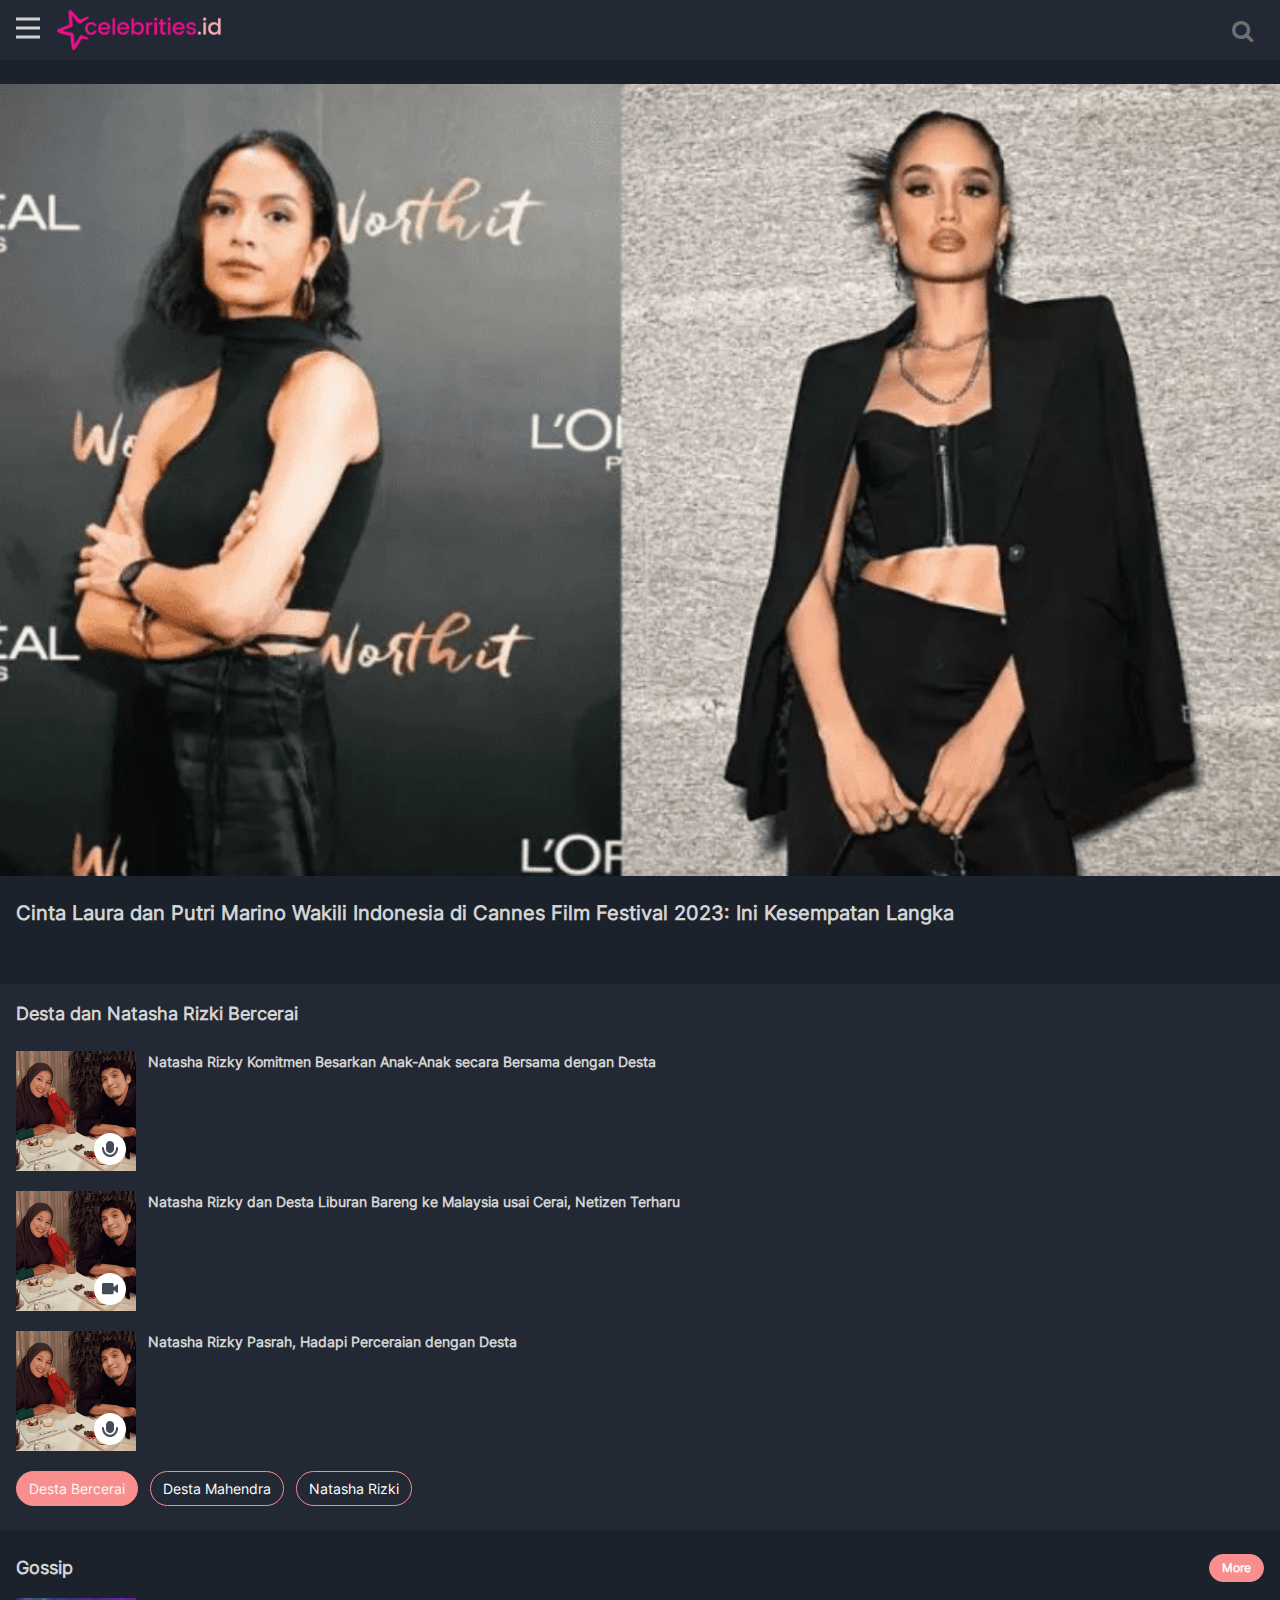
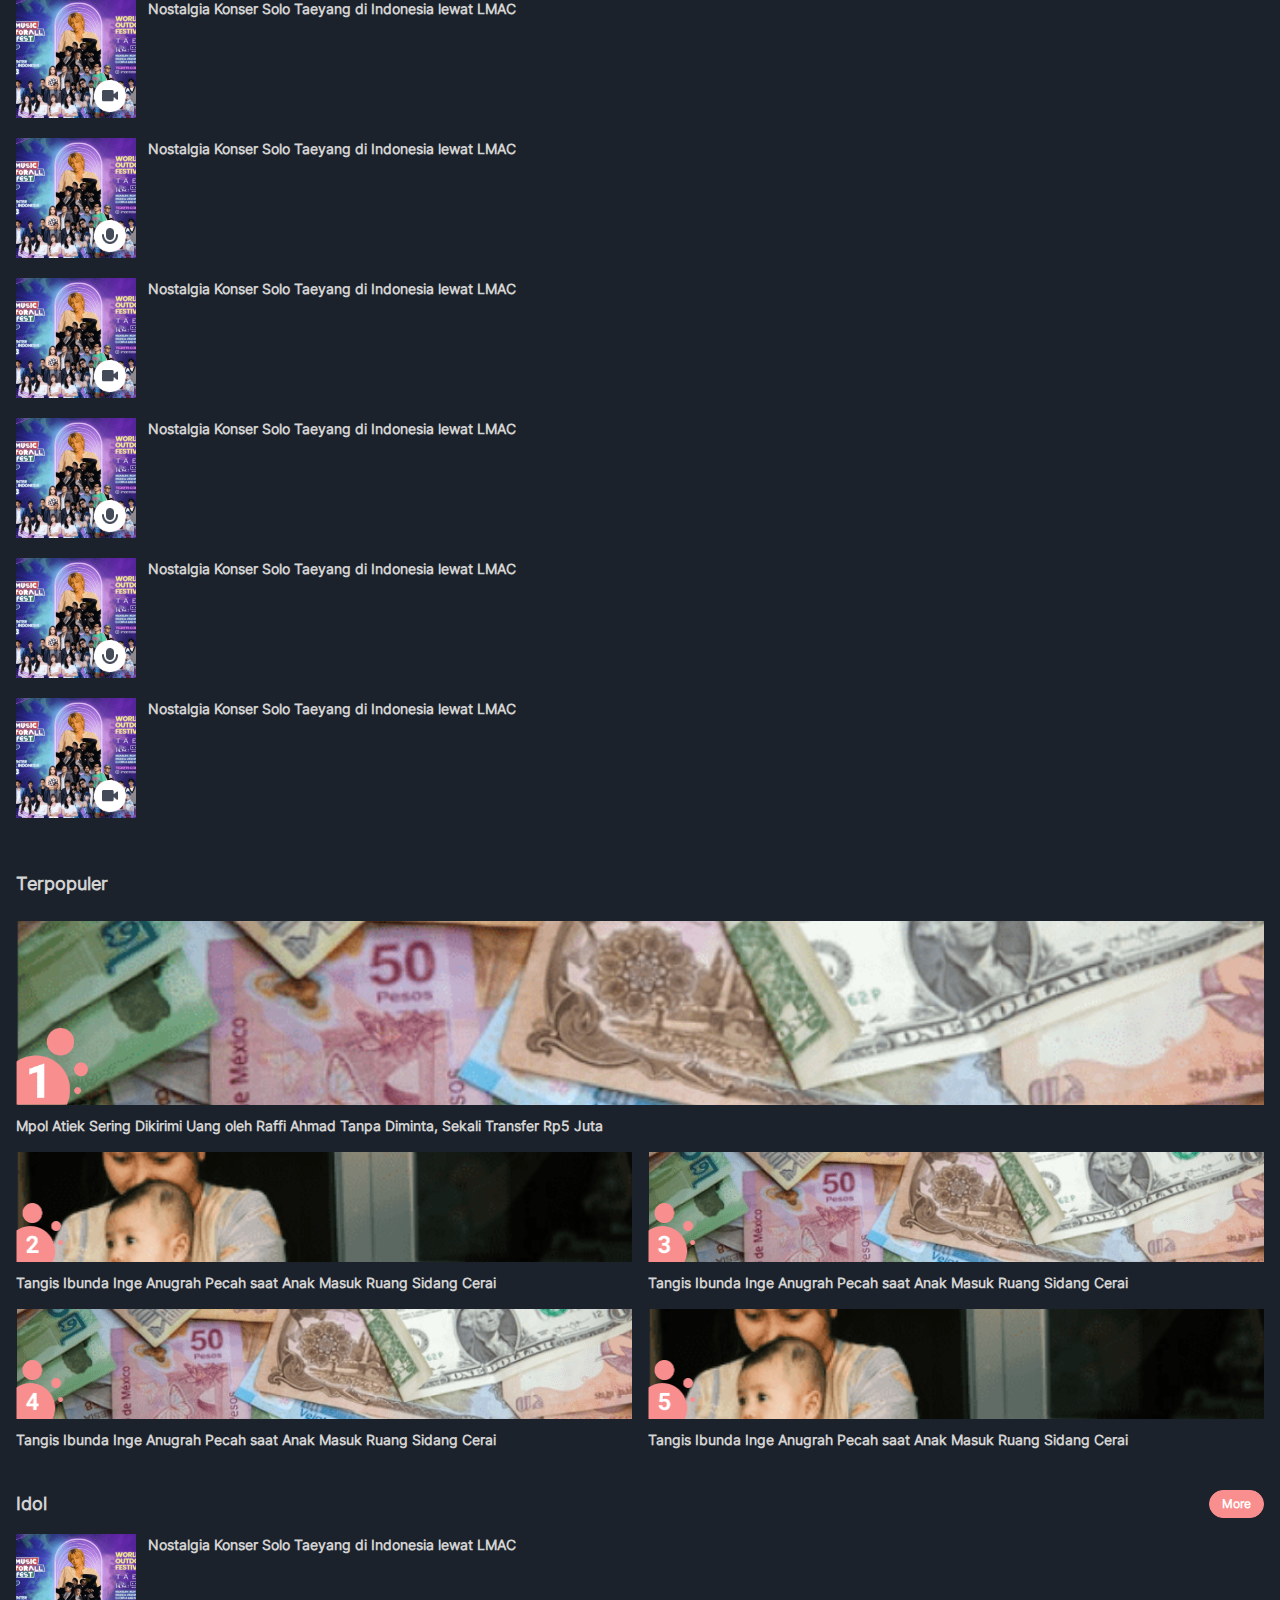
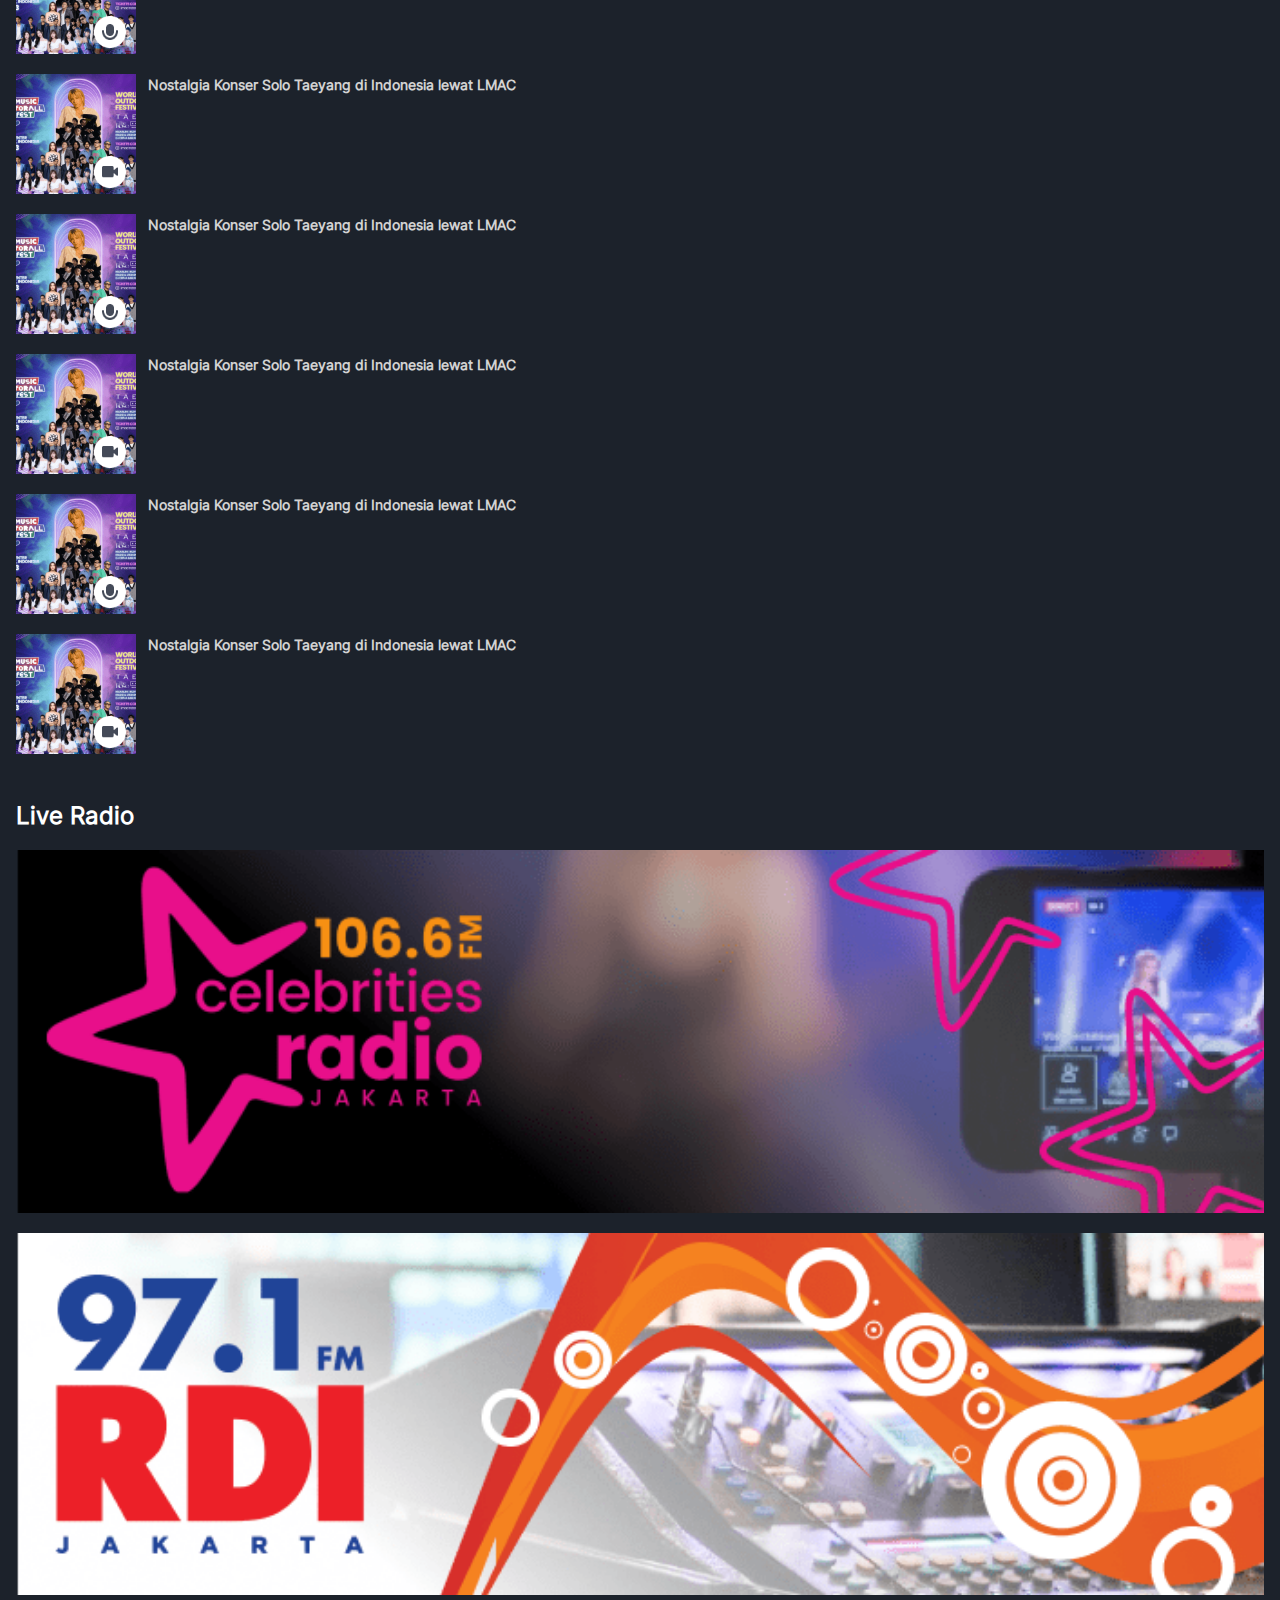
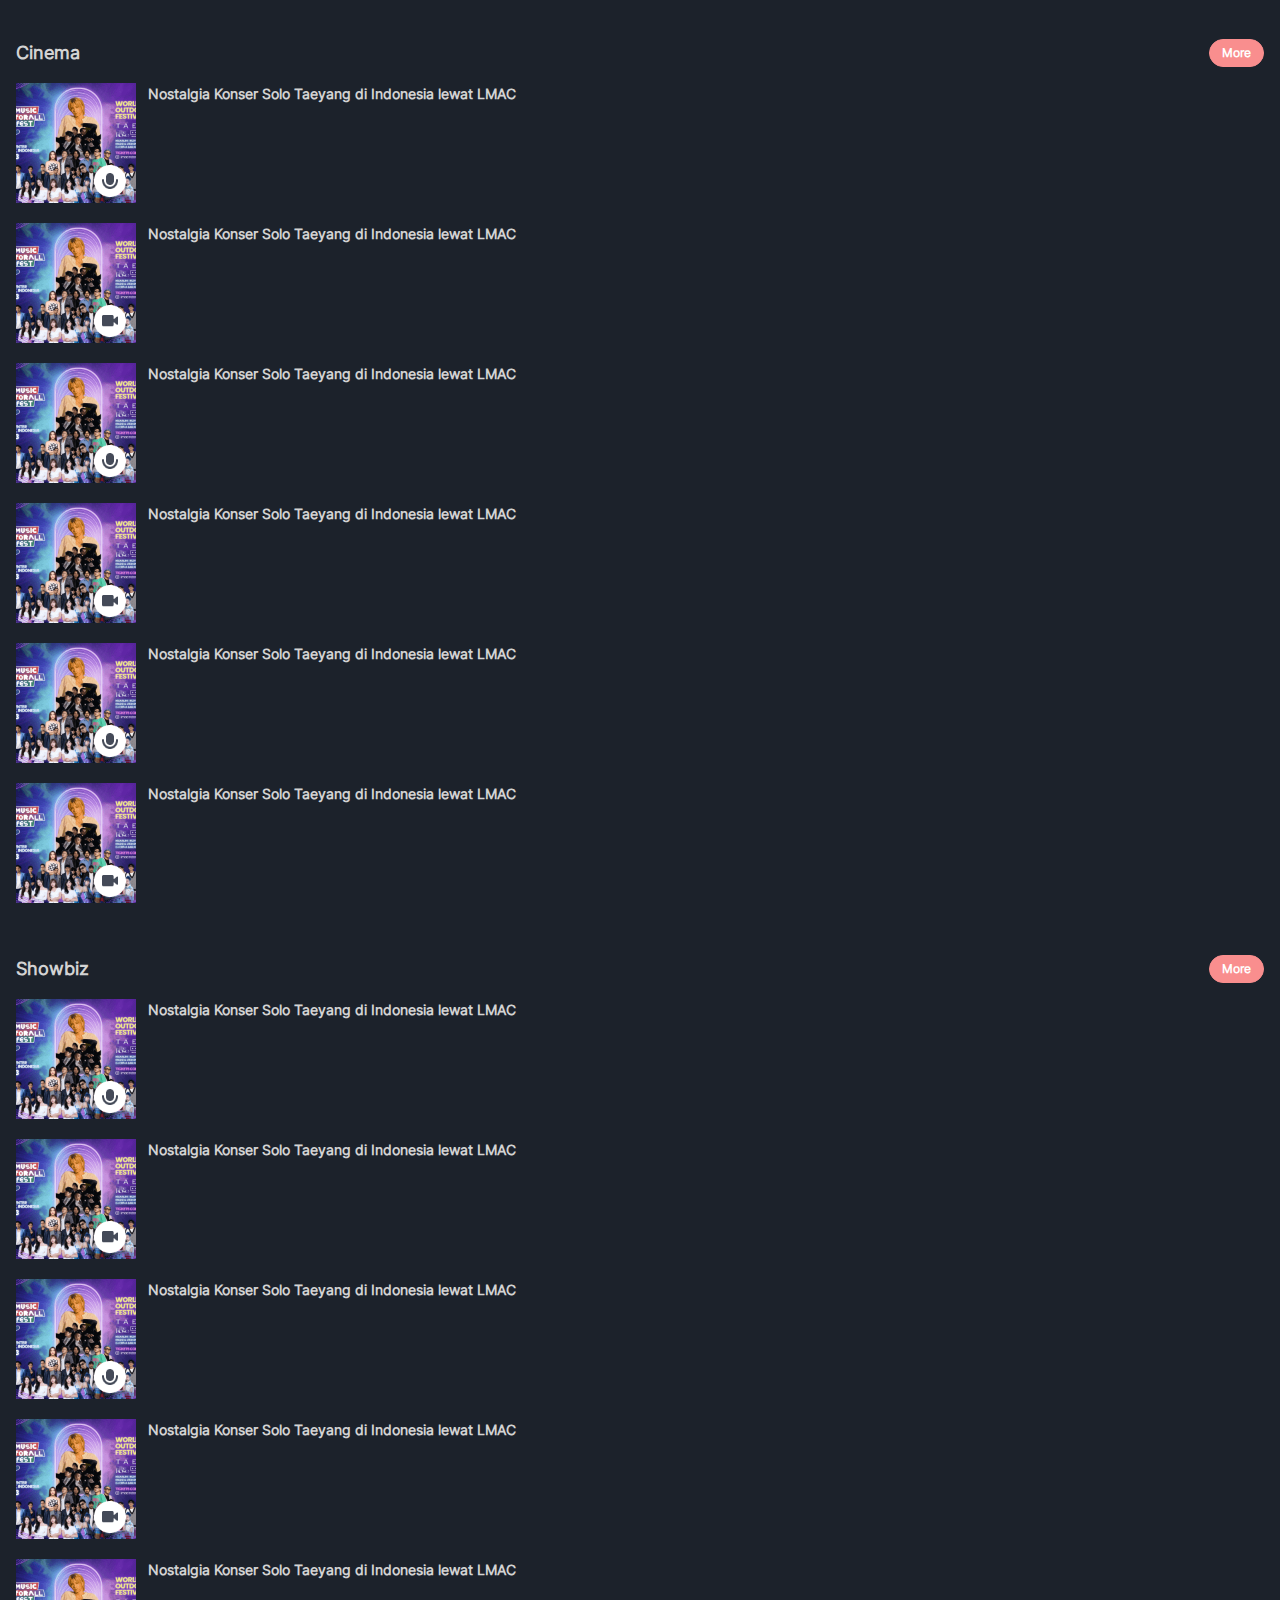
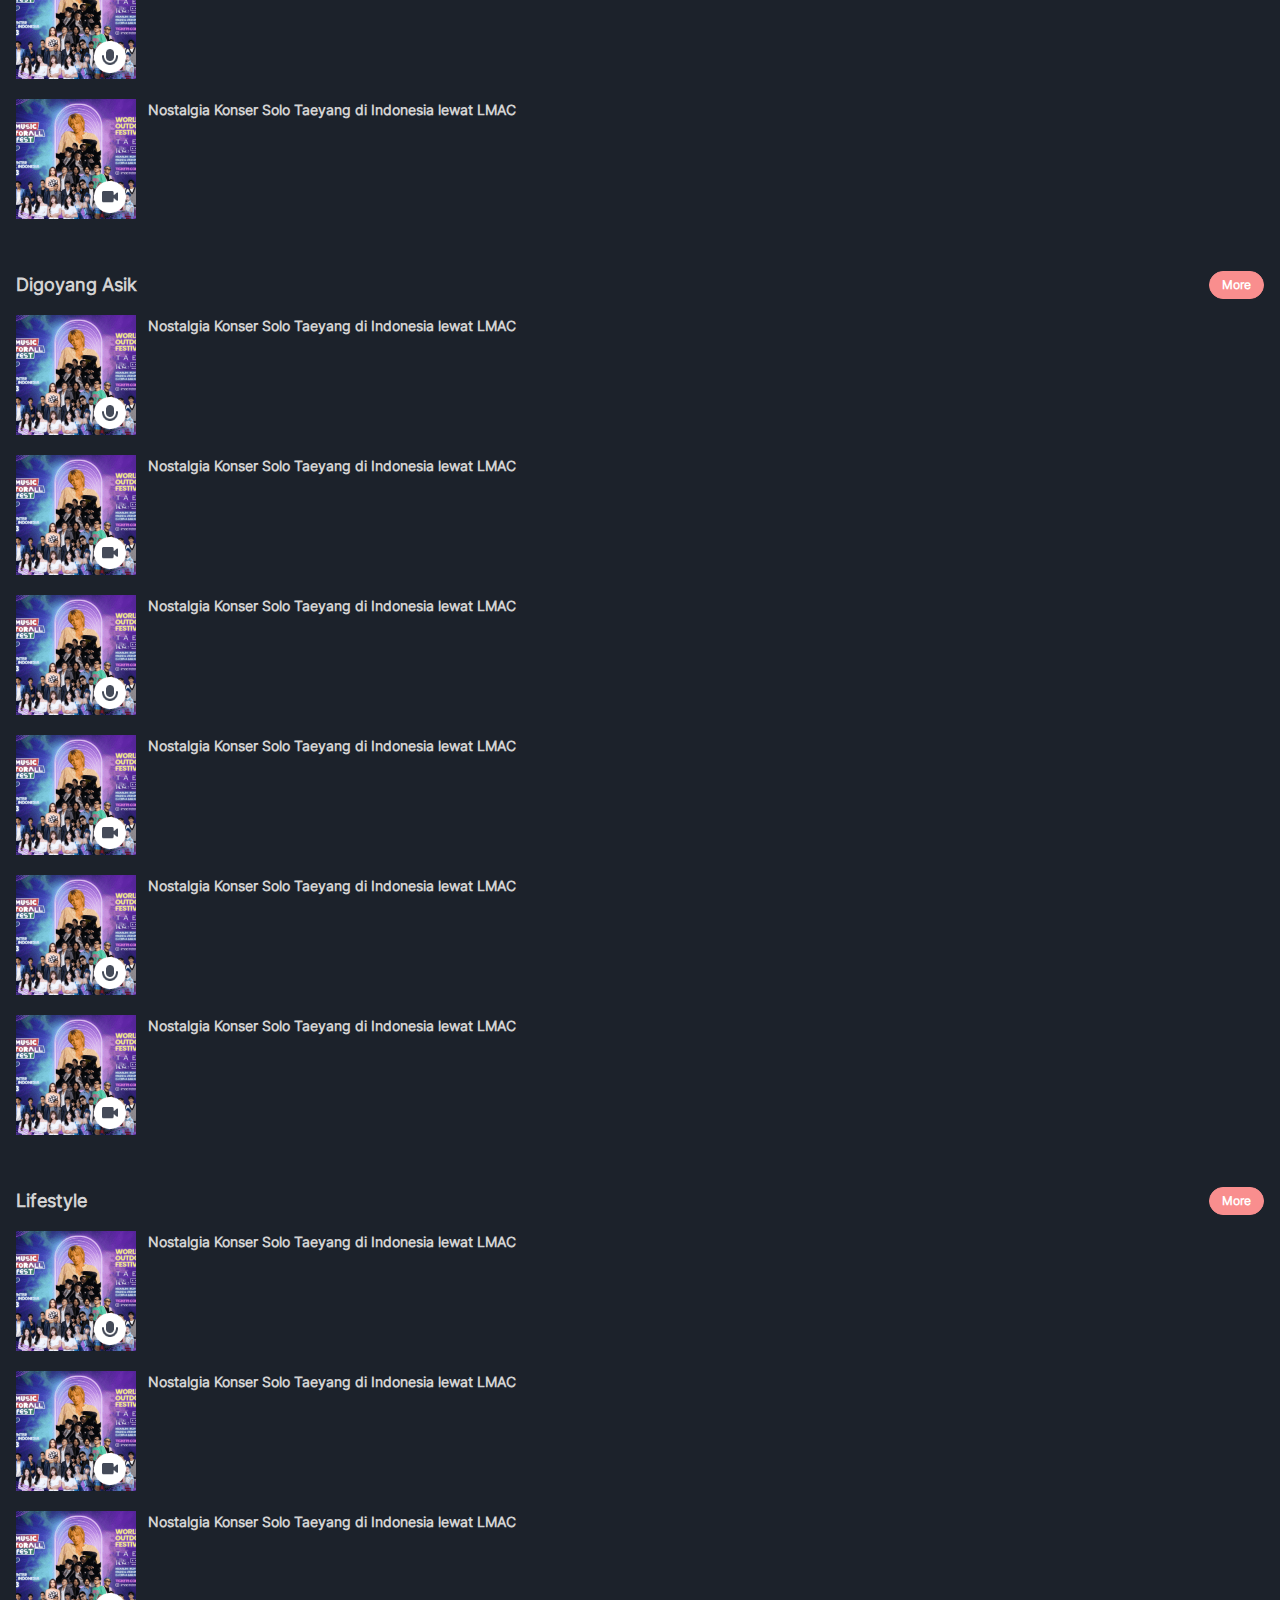
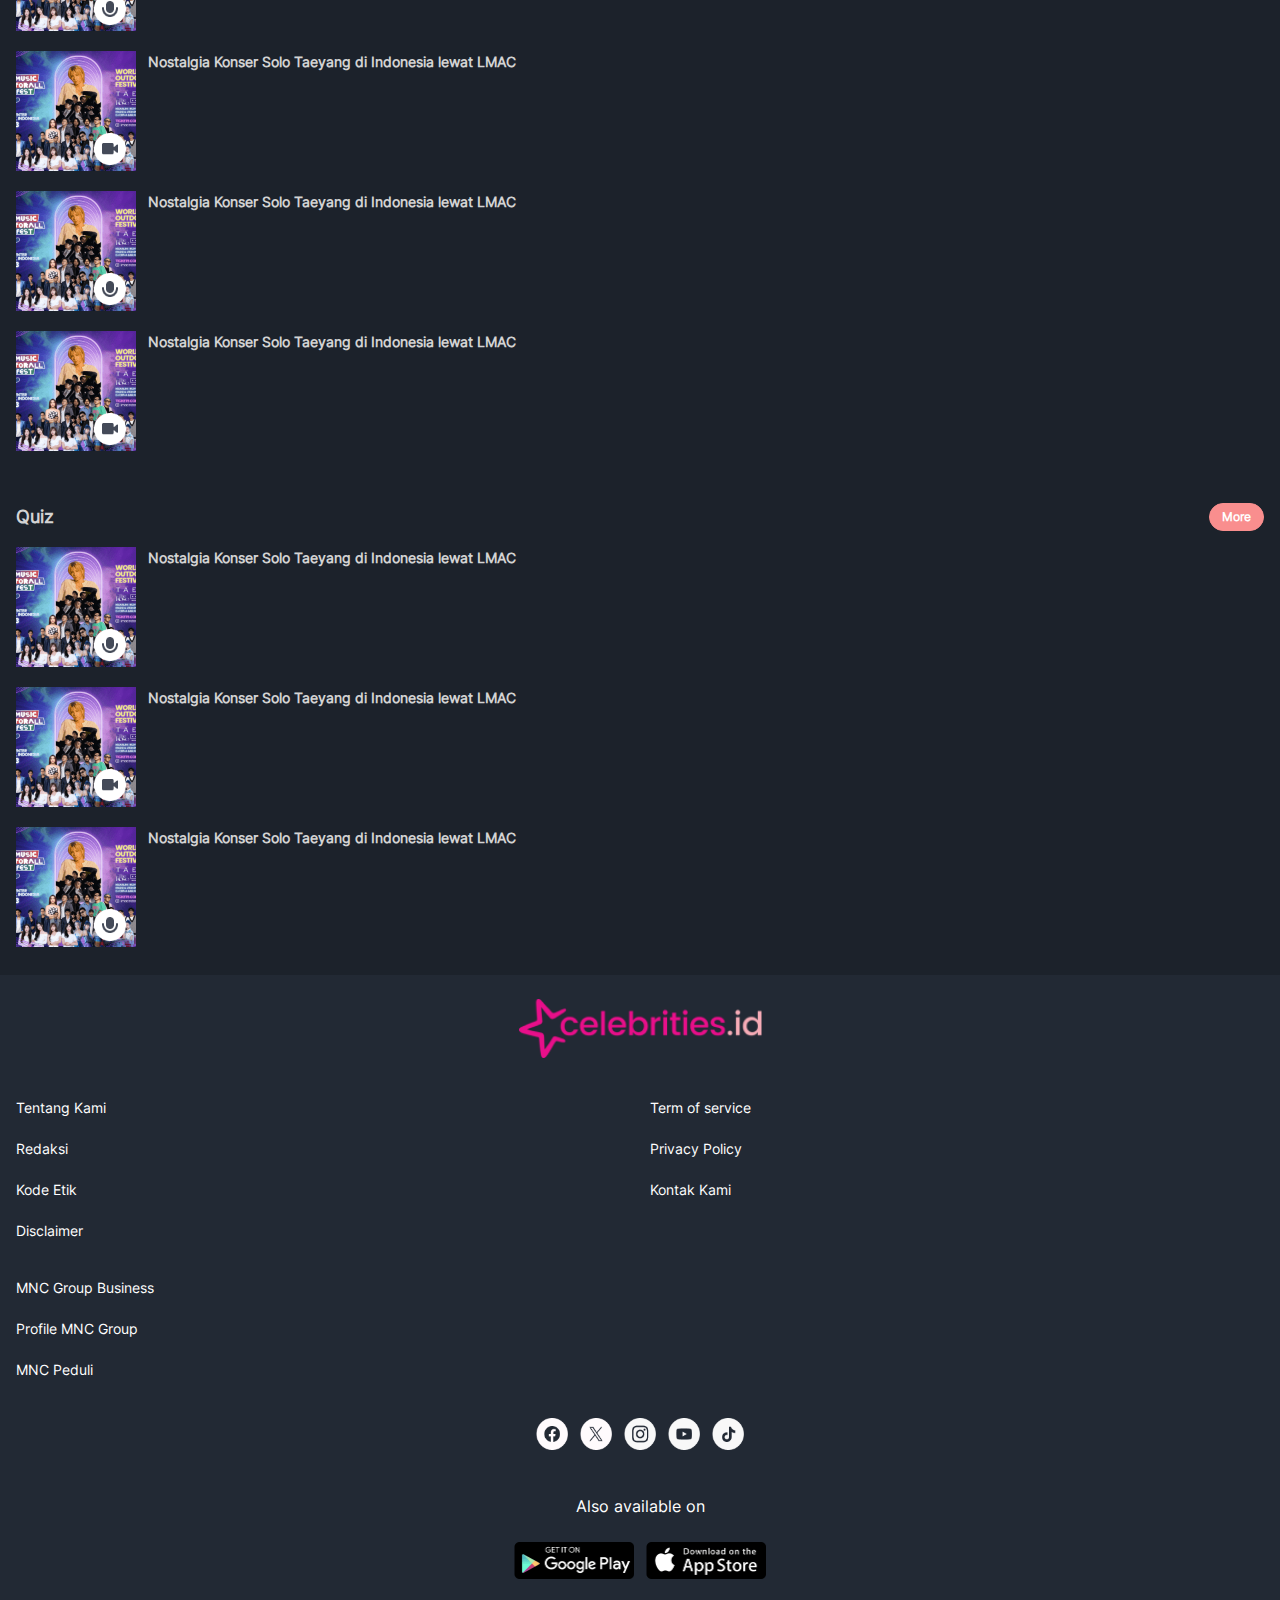
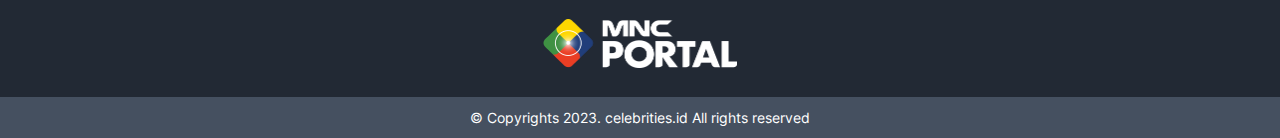
<file: index.html>
<!DOCTYPE html>
<html lang="en">

<head>
   <meta charset="UTF-8">
   <meta name="viewport" content="width=device-width, initial-scale=1.0">
   <title>Celebrities</title>
   <meta name="title" content="Celebrities" />
   <meta name="description" content="Celebrities.id" />
   <meta name="Googlebot" content="noindex">
   <link rel="stylesheet" href="./mobile/assets/css/styles.min.css">
   <link rel="stylesheet" href="https://cdnjs.cloudflare.com/ajax/libs/font-awesome/4.7.0/css/font-awesome.css">
   <link rel="stylesheet" href="https://cdn.jsdelivr.net/npm/swiper@9/swiper-bundle.min.css">
</head>

<body>
   <header>
      <div class="top" id="myHeader">
         <button type="button" class="burger-menu" onclick="openMenu()" aria-label="menu"></button>
         <a href="" class="logo-celeb" aria-label="logo"></a>
         <form action="/search" method="get">
            <div class="search-container">
               <input class="search" placeholder="Search"  type="search" id="searchInput" name="q">
               <i class="fa fa-search"></i>
            </div>
         </form>
      </div>
      <div class="menu-sidebar" style="display: none;" id="mySidebar">
         <button type="button" class="close-menu" onclick="closeMenu()"aria-label="icon">
            <img src="./mobile/assets/img/icon/close-menu.png" alt="">
         </button>
         <div class="menu-list">

            <div class="icon play"></div>
            <div class="menu">Play</div>

         </div>
         <a class="livestream" href="../celebrities_group/detail-live-video-mb.html" aria-label="live streaming">Live Streaming </a>
         <div class="menu-list">
            <div class="icon category"></div>
            <div class="menu">Category</div>
         </div>
         <div class="menu-item-list">
            <a href="../celebrities_group/home-mb.html" class="menu-item" aria-label="open home">Home</a>
            <a href="../celebrities_group/home-mb.html" onclick="closeMenu()" class="menu-item" aria-label="open idol">Idol</a>
            <a href="../celebrities_group/home-mb.html" onclick="closeMenu()" class="menu-item" aria-label="open showbiz">Showbiz</a>
            <a href="../celebrities_group/home-mb.html" onclick="closeMenu()" class="menu-item" aria-label="open lifestyle"> Lifestyle</a>
            <a href="../celebrities_group/home-mb.html" onclick="closeMenu()" class="menu-item" aria-label="open gossip">Gossip</a>
            <a href="../celebrities_group/home-mb.html" onclick="closeMenu()" class="menu-item" aria-label="open cinema"> Cinema</a>
            <a href="../celebrities_group/home-mb.html" onclick="closeMenu()" class="menu-item" aria-label="open digoyang asik">Digoyang Asik</a>
            <a href="../celebrities_group/home-mb.html" onclick="closeMenu()" class="menu-item" aria-label="open quiz">Quiz</a>
         </div>

         <div class="menu-list">
            <div class="icon radio"></div>
            <div class="menu">Radio Streaming</div>
         </div>
         <div class="menu-item-list" style="padding-bottom: 60px;">
            <a href="../celebrities_group/detail-radio-mb.html" class="menu-item" aria-label="open radio celeb">Celebrities Radio 106.6 FM</a>
            <a href="../celebrities_group/detail-radio-mb.html" class="menu-item" aria-label="open rdi">RDI 97.1 FM</a>
         </div>

      </div>
      </div>
   </header>
   <div class="headline">
     <div class="headline-img"aria-label="headline">
      <a href="#" aria-label="headline image"> <img src="./mobile/assets/img/headline-img.png" alt=""></a>     
     </div>
     <div class="headline-detail">
      <a href="#" aria-label="headline title">
         <div class="headline-title">
            Cinta Laura dan Putri Marino Wakili Indonesia di Cannes Film Festival 2023: Ini Kesempatan Langka
         </div>
      </a>
     </div>

   </div>
   <!-- <iframe style="width: 100%; border-style: none;"></iframe> -->
   <div class="headline-section">
      <div class="title-section">Desta dan Natasha Rizki Bercerai</div>
      <div class="list-content">
         <div class="content-wrap">
            <div class="content-img icon-audio">
               <a href="" aria-label="content" role="link">
                  <img src="./mobile/assets/img/img-4.png" alt="">
               </a>              
            </div>
            <div class="content-detail">
               <div class="content-title " style="-webkit-box-orient: vertical;">
                  <a href="" aria-label="content" role="link">Natasha Rizky Komitmen Besarkan Anak-Anak secara Bersama dengan Desta</a>
               </div>
            </div>
         </div>  
         <div class="content-wrap">
            <div class="content-img icon-video">
               <a href="" aria-label="content" role="link">
                  <img src="./mobile/assets/img/img-4.png" alt="">
               </a>              
            </div>
            <div class="content-detail">
               <div class="content-title " style="-webkit-box-orient: vertical;">
                  <a href="" aria-label="content" role="link">Natasha Rizky dan Desta Liburan Bareng ke Malaysia usai Cerai, Netizen Terharu</a>
               </div>
            </div>
         </div> 
         <div class="content-wrap">
            <div class="content-img icon-audio">
               <a href="" aria-label="content" role="link">
                  <img src="./mobile/assets/img/img-4.png" alt="">
               </a>
            </div>
            <div class="content-detail">
               <div class="content-title " style="-webkit-box-orient: vertical;">
                  <a href="" aria-label="content" role="link">Natasha Rizky Pasrah, Hadapi Perceraian dengan Desta</a>
               </div>
            </div>
         </div> 
         <div class="tag-wrap">
            <div class="tag active">Desta Bercerai</div>
            <div class="tag">Desta Mahendra</div>
            <div class="tag">Natasha Rizki</div>
         </div>
      </div>
   </div>   
   <div class="topic-section" >
      <div class="title-wrap-topic">
         <div class="title">Gossip</div>
         <a href="#" aria-label="next page" role="button">
            <div class="more-btn">More</div>
         </a>
         
      </div>
      <div class="list-content">
         <div class="content-wrap">
            <div class="content-img icon-video">
               <a href="" aria-label="content" role="link">
                  <img src="./mobile/assets/img/img-1.png" alt="">
               </a>
            </div>
            <div class="content-detail">
               <div class="content-title " style="-webkit-box-orient: vertical;">
                  <a href="" aria-label="content" role="link">Nostalgia Konser Solo Taeyang di Indonesia lewat LMAC</a>
               </div>
            </div>
         </div>  
         <div class="content-wrap">
            <div class="content-img icon-audio">
               <a href="" aria-label="content" role="link">
                  <img src="./mobile/assets/img/img-1.png" alt="">
               </a>
            </div>
            <div class="content-detail">
               <div class="content-title " style="-webkit-box-orient: vertical;">
                  <a href="" aria-label="content" role="link">Nostalgia Konser Solo Taeyang di Indonesia lewat LMAC</a>
               </div>
            </div>
         </div> 
         <div class="content-wrap">
            <div class="content-img icon-video">
               <a href="" aria-label="content" role="link">
                  <img src="./mobile/assets/img/img-1.png" alt="">
               </a>
            </div>
            <div class="content-detail">
               <div class="content-title " style="-webkit-box-orient: vertical;">
                  <a href="" aria-label="content" role="link">Nostalgia Konser Solo Taeyang di Indonesia lewat LMAC</a>
               </div>
            </div>
         </div> 
         <div class="content-wrap">
            <div class="content-img icon-audio">
               <a href="" aria-label="content" role="link">
                  <img src="./mobile/assets/img/img-1.png" alt="">
               </a>
            </div>
            <div class="content-detail">
               <div class="content-title " style="-webkit-box-orient: vertical;">
                  <a href="" aria-label="content" role="link">Nostalgia Konser Solo Taeyang di Indonesia lewat LMAC</a>
               </div>
            </div>
         </div>  
         <div class="content-wrap">
            <div class="content-img icon-audio">
               <a href="" aria-label="content" role="link">
                  <img src="./mobile/assets/img/img-1.png" alt="">
               </a>
            </div>
            <div class="content-detail">
               <div class="content-title " style="-webkit-box-orient: vertical;">
                  <a href="" aria-label="content" role="link">Nostalgia Konser Solo Taeyang di Indonesia lewat LMAC</a>
               </div>
            </div>
         </div> 
         <div class="content-wrap">
            <div class="content-img icon-video">
               <a href="" aria-label="content" role="link">
                  <img src="./mobile/assets/img/img-1.png" alt="">
               </a>
            </div>
            <div class="content-detail">
               <div class="content-title " style="-webkit-box-orient: vertical;">
                  <a href="" aria-label="content" role="link">Nostalgia Konser Solo Taeyang di Indonesia lewat LMAC</a>
               </div>
            </div>
         </div>
         
      </div>
   </div>
   <div class="topic-section">
      <div class="title-wrap-topic">
         <div class="title">Terpopuler</div>
      </div>
      <div class="terpopuler-cont">
         <div class="top-item">
            <div class="top-item-img numbering-1">
               <a href="#" aria-label="content" role="link">
               <img src="./mobile/assets/img/img-2.png" alt="">
               </a>
            </div>
            <div class="top-item-detail">
               <a href="" aria-label="content" role="link">
                  <div class="top-item-title">
                     Mpol Atiek Sering Dikirimi Uang oleh Raffi Ahmad Tanpa Diminta, Sekali Transfer Rp5 Juta
                  </div>
               </a>
            </div>            
         </div>
         <div class="bottom-item-wrap">
            <div class="bottom-item">
               <div class="bottom-item-img numbering-2">
                  <a href="#" aria-label="content" role="link">
                     <img src="./mobile/assets/img/img-3.png" alt="">
                  </a>
               </div>
               <div class="bottom-item-detail">
                  <a href="#" aria-label="content" role="link">
                     <div class="bottom-item-title">
                        Tangis Ibunda Inge Anugrah Pecah saat Anak Masuk Ruang Sidang Cerai
                     </div>
                  </a>
               </div>
            </div>
            <div class="bottom-item">
               <div class="bottom-item-img numbering-3">
                  <a href="#" aria-label="content" role="link">
                     <img src="./mobile/assets/img/img-2.png" alt="">
                  </a>
               </div>
               <div class="bottom-item-detail">
                  <a href="#" aria-label="content" role="link">
                     <div class="bottom-item-title">
                        Tangis Ibunda Inge Anugrah Pecah saat Anak Masuk Ruang Sidang Cerai
                     </div>
                  </a>
               </div>
            </div>
         </div>
         <div class="bottom-item-wrap">
            <div class="bottom-item">
               <div class="bottom-item-img numbering-4">
                  <a href="#" aria-label="content" role="link">
                     <img src="./mobile/assets/img/img-2.png" alt="">
                  </a>
               </div>
               <div class="bottom-item-detail">
                  <a href="#" aria-label="content" role="link">
                     <div class="bottom-item-title">
                        Tangis Ibunda Inge Anugrah Pecah saat Anak Masuk Ruang Sidang Cerai
                     </div>
                  </a>
               </div>
            </div>
            <div class="bottom-item">
               <div class="bottom-item-img numbering-5">
                  <a href="#" aria-label="content" role="link">
                     <img src="./mobile/assets/img/img-3.png" alt="">
                  </a>
               </div>
               <div class="bottom-item-detail">
                  <a href="#" aria-label="content" role="link">
                     <div class="bottom-item-title">
                        Tangis Ibunda Inge Anugrah Pecah saat Anak Masuk Ruang Sidang Cerai
                     </div>
                  </a>
               </div>
            </div>
         </div>
        
      </div>
   </div>
   <div class="topic-section" >
      <div class="title-wrap-topic">
         <div class="title">Idol</div>
         <a href="#" aria-label="next page" role="button">
            <div class="more-btn">More</div>
         </a>
      </div>
      <div class="list-content">
         <div class="content-wrap">
            <div class="content-img icon-audio">
               <a href="" aria-label="content" role="link">
                  <img src="./mobile/assets/img/img-1.png" alt="">
               </a>
            </div>
            <div class="content-detail">
               <div class="content-title " style="-webkit-box-orient: vertical;">
                  <a href="" aria-label="content" role="link">Nostalgia Konser Solo Taeyang di Indonesia lewat LMAC</a>
               </div>
            </div>
         </div>  
         <div class="content-wrap">
            <div class="content-img icon-video">
               <a href="" aria-label="content" role="link">
                  <img src="./mobile/assets/img/img-1.png" alt="">
               </a>
            </div>
            <div class="content-detail">
               <div class="content-title " style="-webkit-box-orient: vertical;">
                  <a href="" aria-label="content" role="link">Nostalgia Konser Solo Taeyang di Indonesia lewat LMAC</a>
               </div>
            </div>
         </div> 
         <div class="content-wrap">
            <div class="content-img icon-audio">
               <a href="" aria-label="content" role="link">
                  <img src="./mobile/assets/img/img-1.png" alt="">
               </a>
            </div>
            <div class="content-detail">
               <div class="content-title " style="-webkit-box-orient: vertical;">
                  <a href="" aria-label="content" role="link">Nostalgia Konser Solo Taeyang di Indonesia lewat LMAC</a>
               </div>
            </div>
         </div> 
         <div class="content-wrap">
            <div class="content-img icon-video">
               <a href="" aria-label="content" role="link">
                  <img src="./mobile/assets/img/img-1.png" alt="">
               </a>
            </div>
            <div class="content-detail">
               <div class="content-title " style="-webkit-box-orient: vertical;">
                  <a href="" aria-label="content" role="link">Nostalgia Konser Solo Taeyang di Indonesia lewat LMAC</a>
               </div>
            </div>
         </div>  
         <div class="content-wrap">
            <div class="content-img icon-audio">
               <a href="" aria-label="content" role="link">
                  <img src="./mobile/assets/img/img-1.png" alt="">
               </a>
            </div>
            <div class="content-detail">
               <div class="content-title " style="-webkit-box-orient: vertical;">
                  <a href="" aria-label="content" role="link">Nostalgia Konser Solo Taeyang di Indonesia lewat LMAC</a>
               </div>
            </div>
         </div> 
         <div class="content-wrap">
            <div class="content-img icon-video">
               <a href="" aria-label="content" role="link">
                  <img src="./mobile/assets/img/img-1.png" alt="">
               </a>
            </div>
            <div class="content-detail">
               <div class="content-title " style="-webkit-box-orient: vertical;">
                  <a href="" aria-label="content" role="link">Nostalgia Konser Solo Taeyang di Indonesia lewat LMAC</a>
               </div>
            </div>
         </div>
         
      </div>
   </div>
   <div class="radio-section">
      <div class="title">Live Radio</div>
      <a href="../celebrities_group/detail-radio-mb.html" aria-label="next page">
         <img src="./mobile/assets/img/celeb-radio.png" alt="">
      </a>
      <a href="../celebrities_group/detail-radio-mb.html" aria-label="next page">
         <img src="./mobile/assets/img/rdi-radio.png" alt="">
      </a>
   </div>
   <div class="topic-section">
      <div class="title-wrap-topic">
         <div class="title">Cinema</div>
         <a href="" aria-label="next page" role="button">
            <div class="more-btn">More</div>
         </a>
      </div>
      <div class="list-content">
         <div class="content-wrap">
            <div class="content-img icon-audio">
               <a href="" aria-label="content" role="link">
                  <img src="./mobile/assets/img/img-1.png" alt="">
               </a>
            </div>
            <div class="content-detail">
               <div class="content-title " style="-webkit-box-orient: vertical;">
                  <a href="" aria-label="content" role="link">Nostalgia Konser Solo Taeyang di Indonesia lewat LMAC</a>
               </div>
            </div>
         </div>  
         <div class="content-wrap">
            <div class="content-img icon-video">
               <a href="" aria-label="content" role="link">
                  <img src="./mobile/assets/img/img-1.png" alt="">
               </a>
            </div>
            <div class="content-detail">
               <div class="content-title " style="-webkit-box-orient: vertical;">
                  <a href="" aria-label="content" role="link">Nostalgia Konser Solo Taeyang di Indonesia lewat LMAC</a>
               </div>
            </div>
         </div> 
         <div class="content-wrap">
            <div class="content-img icon-audio">
               <a href="" aria-label="content" role="link">
                  <img src="./mobile/assets/img/img-1.png" alt="">
               </a>
            </div>
            <div class="content-detail">
               <div class="content-title " style="-webkit-box-orient: vertical;">
                  <a href="" aria-label="content" role="link">Nostalgia Konser Solo Taeyang di Indonesia lewat LMAC</a>
               </div>
            </div>
         </div> 
         <div class="content-wrap">
            <div class="content-img icon-video">
               <a href="" aria-label="content" role="link">
                  <img src="./mobile/assets/img/img-1.png" alt="">
               </a>
            </div>
            <div class="content-detail">
               <div class="content-title " style="-webkit-box-orient: vertical;">
                  <a href="" aria-label="content" role="link">Nostalgia Konser Solo Taeyang di Indonesia lewat LMAC</a>
               </div>
            </div>
         </div>  
         <div class="content-wrap">
            <div class="content-img icon-audio">
               <a href="" aria-label="content" role="link">
                  <img src="./mobile/assets/img/img-1.png" alt="">
               </a>
            </div>
            <div class="content-detail">
               <div class="content-title " style="-webkit-box-orient: vertical;">
                  <a href="" aria-label="content" role="link">Nostalgia Konser Solo Taeyang di Indonesia lewat LMAC</a>
               </div>
            </div>
         </div> 
         <div class="content-wrap">
            <div class="content-img icon-video">
               <a href="" aria-label="content" role="link">
                  <img src="./mobile/assets/img/img-1.png" alt="">
               </a>
            </div>
            <div class="content-detail">
               <div class="content-title " style="-webkit-box-orient: vertical;">
                  <a href="" aria-label="content" role="link">Nostalgia Konser Solo Taeyang di Indonesia lewat LMAC</a>
               </div>
            </div>
         </div>
         
      </div>
   </div>
   <div class="topic-section">
      <div class="title-wrap-topic">
         <div class="title">Showbiz</div>
         <a href="#" aria-label="next page" role="button">
            <div class="more-btn">More</div>
         </a>
      </div>
      <div class="list-content">
         <div class="content-wrap">
            <div class="content-img icon-audio">
               <a href="" aria-label="content" role="link">
                  <img src="./mobile/assets/img/img-1.png" alt="">
               </a>
            </div>
            <div class="content-detail">
               <div class="content-title " style="-webkit-box-orient: vertical;">
                  <a href="" aria-label="content" role="link">Nostalgia Konser Solo Taeyang di Indonesia lewat LMAC</a>
               </div>
            </div>
         </div>  
         <div class="content-wrap">
            <div class="content-img icon-video">
               <a href="" aria-label="content" role="link">
                  <img src="./mobile/assets/img/img-1.png" alt="">
               </a>
            </div>
            <div class="content-detail">
               <div class="content-title " style="-webkit-box-orient: vertical;">
                  <a href="" aria-label="content" role="link">Nostalgia Konser Solo Taeyang di Indonesia lewat LMAC</a>
               </div>
            </div>
         </div> 
         <div class="content-wrap">
            <div class="content-img icon-audio">
               <a href="" aria-label="content" role="link">
                  <img src="./mobile/assets/img/img-1.png" alt="">
               </a>
            </div>
            <div class="content-detail">
               <div class="content-title " style="-webkit-box-orient: vertical;">
                  <a href="" aria-label="content" role="link">Nostalgia Konser Solo Taeyang di Indonesia lewat LMAC</a>
               </div>
            </div>
         </div> 
         <div class="content-wrap">
            <div class="content-img icon-video">
               <a href="" aria-label="content" role="link">
                  <img src="./mobile/assets/img/img-1.png" alt="">
               </a>
            </div>
            <div class="content-detail">
               <div class="content-title " style="-webkit-box-orient: vertical;">
                  <a href="" aria-label="content" role="link">Nostalgia Konser Solo Taeyang di Indonesia lewat LMAC</a>
               </div>
            </div>
         </div>  
         <div class="content-wrap">
            <div class="content-img icon-audio">
               <a href="" aria-label="content" role="link">
                  <img src="./mobile/assets/img/img-1.png" alt="">
               </a>
            </div>
            <div class="content-detail">
               <div class="content-title " style="-webkit-box-orient: vertical;">
                  <a href=" aria-label="content" role="link"">Nostalgia Konser Solo Taeyang di Indonesia lewat LMAC</a>
               </div>
            </div>
         </div> 
         <div class="content-wrap">
            <div class="content-img icon-video">
               <a href="" aria-label="content" role="link">
                  <img src="./mobile/assets/img/img-1.png" alt="">
               </a>
            </div>
            <div class="content-detail">
               <div class="content-title " style="-webkit-box-orient: vertical;">
                  <a href="" aria-label="content" role="link">Nostalgia Konser Solo Taeyang di Indonesia lewat LMAC</a>
               </div>
            </div>
         </div>
         
      </div>
   </div>
   <div class="topic-section">
      <div class="title-wrap-topic">
         <div class="title">Digoyang Asik</div>
         <a href="#" aria-label="next page" role="button">
            <div class="more-btn">More</div>
         </a>
      </div>
      <div class="list-content">
         <div class="content-wrap">
            <div class="content-img icon-audio">
               <a href="" aria-label="content" role="link">
                  <img src="./mobile/assets/img/img-1.png" alt="">
               </a>
            </div>
            <div class="content-detail">
               <div class="content-title " style="-webkit-box-orient: vertical;">
                  <a href="" aria-label="content" role="link">Nostalgia Konser Solo Taeyang di Indonesia lewat LMAC</a>
               </div>
            </div>
         </div>  
         <div class="content-wrap">
            <div class="content-img icon-video">
               <a href="" aria-label="content" role="link">
                  <img src="./mobile/assets/img/img-1.png" alt="">
               </a>
            </div>
            <div class="content-detail">
               <div class="content-title " style="-webkit-box-orient: vertical;">
                  <a href="" aria-label="content" role="link">Nostalgia Konser Solo Taeyang di Indonesia lewat LMAC</a>
               </div>
            </div>
         </div> 
         <div class="content-wrap">
            <div class="content-img icon-audio">
               <a href="" aria-label="content" role="link">
                  <img src="./mobile/assets/img/img-1.png" alt="">
               </a>
            </div>
            <div class="content-detail">
               <div class="content-title " style="-webkit-box-orient: vertical;">
                  <a href="" aria-label="content" role="link">Nostalgia Konser Solo Taeyang di Indonesia lewat LMAC</a>
               </div>
            </div>
         </div> 
         <div class="content-wrap">
            <div class="content-img icon-video">
               <a href="" aria-label="content" role="link">
                  <img src="./mobile/assets/img/img-1.png" alt="">
               </a>
            </div>
            <div class="content-detail">
               <div class="content-title " style="-webkit-box-orient: vertical;">
                  <a href="" aria-label="content" role="link">Nostalgia Konser Solo Taeyang di Indonesia lewat LMAC</a>
               </div>
            </div>
         </div>  
         <div class="content-wrap">
            <div class="content-img icon-audio">
               <a href="" aria-label="content" role="link">
                  <img src="./mobile/assets/img/img-1.png" alt="">
               </a>
            </div>
            <div class="content-detail">
               <div class="content-title " style="-webkit-box-orient: vertical;">
                  <a href="" aria-label="content" role="link">Nostalgia Konser Solo Taeyang di Indonesia lewat LMAC</a>
               </div>
            </div>
         </div> 
         <div class="content-wrap">
            <div class="content-img icon-video">
               <a href="" aria-label="content" role="link">
                  <img src="./mobile/assets/img/img-1.png" alt="">
               </a>
            </div>
            <div class="content-detail">
               <div class="content-title " style="-webkit-box-orient: vertical;">
                  <a href="" aria-label="content" role="link">Nostalgia Konser Solo Taeyang di Indonesia lewat LMAC</a>
               </div>
            </div>
         </div>
         
      </div>
   </div>
   <div class="topic-section">
      <div class="title-wrap-topic">
         <div class="title">Lifestyle</div>
         <a href="#" aria-label="next page" role="button">
            <div class="more-btn">More</div>
         </a>
      </div>
      <div class="list-content">
         <div class="content-wrap">
            <div class="content-img icon-audio">
               <a href="" aria-label="content" role="link">
                  <img src="./mobile/assets/img/img-1.png" alt="">
               </a>
            </div>
            <div class="content-detail">
               <div class="content-title " style="-webkit-box-orient: vertical;">
                  <a href="" aria-label="content" role="link">Nostalgia Konser Solo Taeyang di Indonesia lewat LMAC</a>
               </div>
            </div>
         </div>  
         <div class="content-wrap">
            <div class="content-img icon-video">
               <a href="" aria-label="content" role="link">
                  <img src="./mobile/assets/img/img-1.png" alt="">
               </a>
            </div>
            <div class="content-detail">
               <div class="content-title " style="-webkit-box-orient: vertical;">
                  <a href="" aria-label="content" role="link">Nostalgia Konser Solo Taeyang di Indonesia lewat LMAC</a>
               </div>
            </div>
         </div> 
         <div class="content-wrap">
            <div class="content-img icon-audio">
               <a href="" aria-label="content" role="link">
                  <img src="./mobile/assets/img/img-1.png" alt="">
               </a>
            </div>
            <div class="content-detail">
               <div class="content-title " style="-webkit-box-orient: vertical;">
                  <a href="" aria-label="content" role="link">Nostalgia Konser Solo Taeyang di Indonesia lewat LMAC</a>
               </div>
            </div>
         </div> 
         <div class="content-wrap">
            <div class="content-img icon-video">
               <a href="" aria-label="content" role="link">
                  <img src="./mobile/assets/img/img-1.png" alt="">
               </a>
            </div>
            <div class="content-detail">
               <div class="content-title " style="-webkit-box-orient: vertical;">
                  <a href="" aria-label="content" role="link">Nostalgia Konser Solo Taeyang di Indonesia lewat LMAC</a>
               </div>
            </div>
         </div>  
         <div class="content-wrap">
            <div class="content-img icon-audio">
               <a href="" aria-label="content" role="link">
                  <img src="./mobile/assets/img/img-1.png" alt="">
               </a>
            </div>
            <div class="content-detail">
               <div class="content-title " style="-webkit-box-orient: vertical;">
                  <a href="" aria-label="content" role="link">Nostalgia Konser Solo Taeyang di Indonesia lewat LMAC</a>
               </div>
            </div>
         </div> 
         <div class="content-wrap">
            <div class="content-img icon-video">
               <a href="" aria-label="content" role="link">
                  <img src="./mobile/assets/img/img-1.png" alt="">
               </a>
            </div>
            <div class="content-detail">
               <div class="content-title " style="-webkit-box-orient: vertical;">
                  <a href="" aria-label="content" role="link">Nostalgia Konser Solo Taeyang di Indonesia lewat LMAC</a>
               </div>
            </div>
         </div>
         
      </div>
   </div>
   <div class="topic-section" >
      <div class="title-wrap-topic">
         <div class="title">Quiz</div>
         <a href="#" aria-label="next page" role="button">
            <div class="more-btn">More</div>
         </a>
      </div>
      <div class="list-content">
         <div class="content-wrap">
            <div class="content-img icon-audio">
               <a href="" aria-label="content" role="link">
                  <img src="./mobile/assets/img/img-1.png" alt="">
               </a>
            </div>
            <div class="content-detail">
               <div class="content-title " style="-webkit-box-orient: vertical;">
                  <a href="" aria-label="content" role="link">Nostalgia Konser Solo Taeyang di Indonesia lewat LMAC</a>
               </div>
            </div>
         </div>  
         <div class="content-wrap">
            <div class="content-img icon-video">
               <a href="" aria-label="content" role="link">
                  <img src="./mobile/assets/img/img-1.png" alt="">
               </a>
            </div>
            <div class="content-detail">
               <div class="content-title " style="-webkit-box-orient: vertical;">
                  <a href="" aria-label="content" role="link">Nostalgia Konser Solo Taeyang di Indonesia lewat LMAC</a>
               </div>
            </div>
         </div> 
         <div class="content-wrap">
            <div class="content-img icon-audio">
               <a href="" aria-label="content" role="link">
                  <img src="./mobile/assets/img/img-1.png" alt="">
               </a>
            </div>
            <div class="content-detail">
               <div class="content-title " style="-webkit-box-orient: vertical;">
                  <a href="" aria-label="content" role="link">Nostalgia Konser Solo Taeyang di Indonesia lewat LMAC</a>
               </div>
            </div>
         </div> 
         
         
      </div>
   </div>

   <footer>
      <div class="footer-cont">
         <div class="top-footer">
            <img src="./mobile/assets/img/icon/logo-celeb.png" alt="logo">
         </div>
         <div class="center-footer">
            <div class="list-wrap">
               <ul class="list">
                  <li>
                     <a href="#" aria-label="next page">Tentang Kami</a>
                  </li>
                  <li>
                     <a href="#" aria-label="next page">Redaksi</a>
                  </li>
                  <li>
                     <a href="#" aria-label="next page">Kode Etik</a>
                  </li>
                  <li>
                     <a href="#" aria-label="next page">Disclaimer</a>
                  </li>
               </ul>
            </div>
            <div class="list-wrap">
               <ul class="list">
                  <li>
                     <a href="#" aria-label="next page">Term of service</a>
                  </li>
                  <li>
                     <a href="#" aria-label="next page">Privacy Policy</a>
                  </li>
                  <li>
                     <a href="#" aria-label="next page">Kontak Kami</a>
                  </li>
               </ul>
            </div>
         </div>
         <div class="center-footer">
            <div class="list-wrap">
               <ul class="list">
                  <li>
                     <a href="#" aria-label="next page">MNC Group Business</a>
                  </li>
                  <li>
                     <a href="#" aria-label="next page">Profile MNC Group</a>
                  </li>
                  <li>
                     <a href="#" aria-label="next page">MNC Peduli</a>
                  </li>
               </ul>
            </div>
            
         </div>
         <div class="bottom-footer">
            <div class="sosmed-wrap">
               <a href="#" aria-label="next page" class="sosmed">
                  <img src="./mobile/assets/img/icon/icon-fb.png" alt="facebook">
               </a>
               <a href="#" aria-label="next page" class="sosmed">
                  <img src="./mobile/assets/img/icon/icon-twt.png" alt="twitter">
               </a>
               <a href="#" aria-label="next page" class="sosmed">
                  <img src="./mobile/assets/img/icon/icon-ig.png" alt="instagram">
               </a>
               <a href="#" aria-label="next page" class="sosmed">
                  <img src="./mobile/assets/img/icon/icon-yt.png" alt="youtube">
               </a>
               <a href="#" aria-label="next page" class="sosmed">
                  <img src="./mobile/assets/img/icon/icon-tt.png" alt="tiktok">
               </a>
            </div>
            <div class="store-cont">
               <div class="title">Also available on</div>
               <div class="store-wrap">
                  <div class="play-store">
                     <a href="#" aria-label="next page">
                        <img src="./mobile/assets/img/icon/playstore.png" alt="play store">
                     </a>
                  </div>
                  <div class="play-store">
                     <a href="#" aria-label="next page">
                        <img src="./mobile/assets/img/icon/appstore.png" alt="app store">
                     </a>
                  </div>
               </div>
            </div>
            <div class="mpi-logo">
               <img src="./mobile/assets/img/icon/mpi-logo.png" alt="">
            </div>
         </div>
         <div class="copyright">
            © Copyrights 2023. celebrities.id All rights reserved
         </div>
      </div>
   </footer>
   

   <script src="./mobile/assets/js/jquery-3.7.1.min.js"></script>
   <script src="https://cdn.jsdelivr.net/npm/swiper@9/swiper-bundle.min.js"></script>
   <script src="./mobile/assets/js/script.js"></script>
   <script>    
      
      var mySidebar = document.getElementById("mySidebar");
      function openMenu() {
      if (mySidebar.style.display === "block") {
         mySidebar.style.display = "none";
         
      } else {
         mySidebar.style.display = "block";
         
      }
      }
      function closeMenu() {
      mySidebar.style.display = "none";
      $(".top").removeClass("disabled");
      }

      
      
      window.onscroll = function() {myFunction()};
      
      var header = document.getElementById("myHeader");
      var sticky = header.offsetTop;
      
      function myFunction() {
      if (window.pageYOffset > sticky) {
      header.classList.add("sticky");
      } else {
      header.classList.remove("sticky");
      }
      }
   </script>
</body>

</html>
</file>
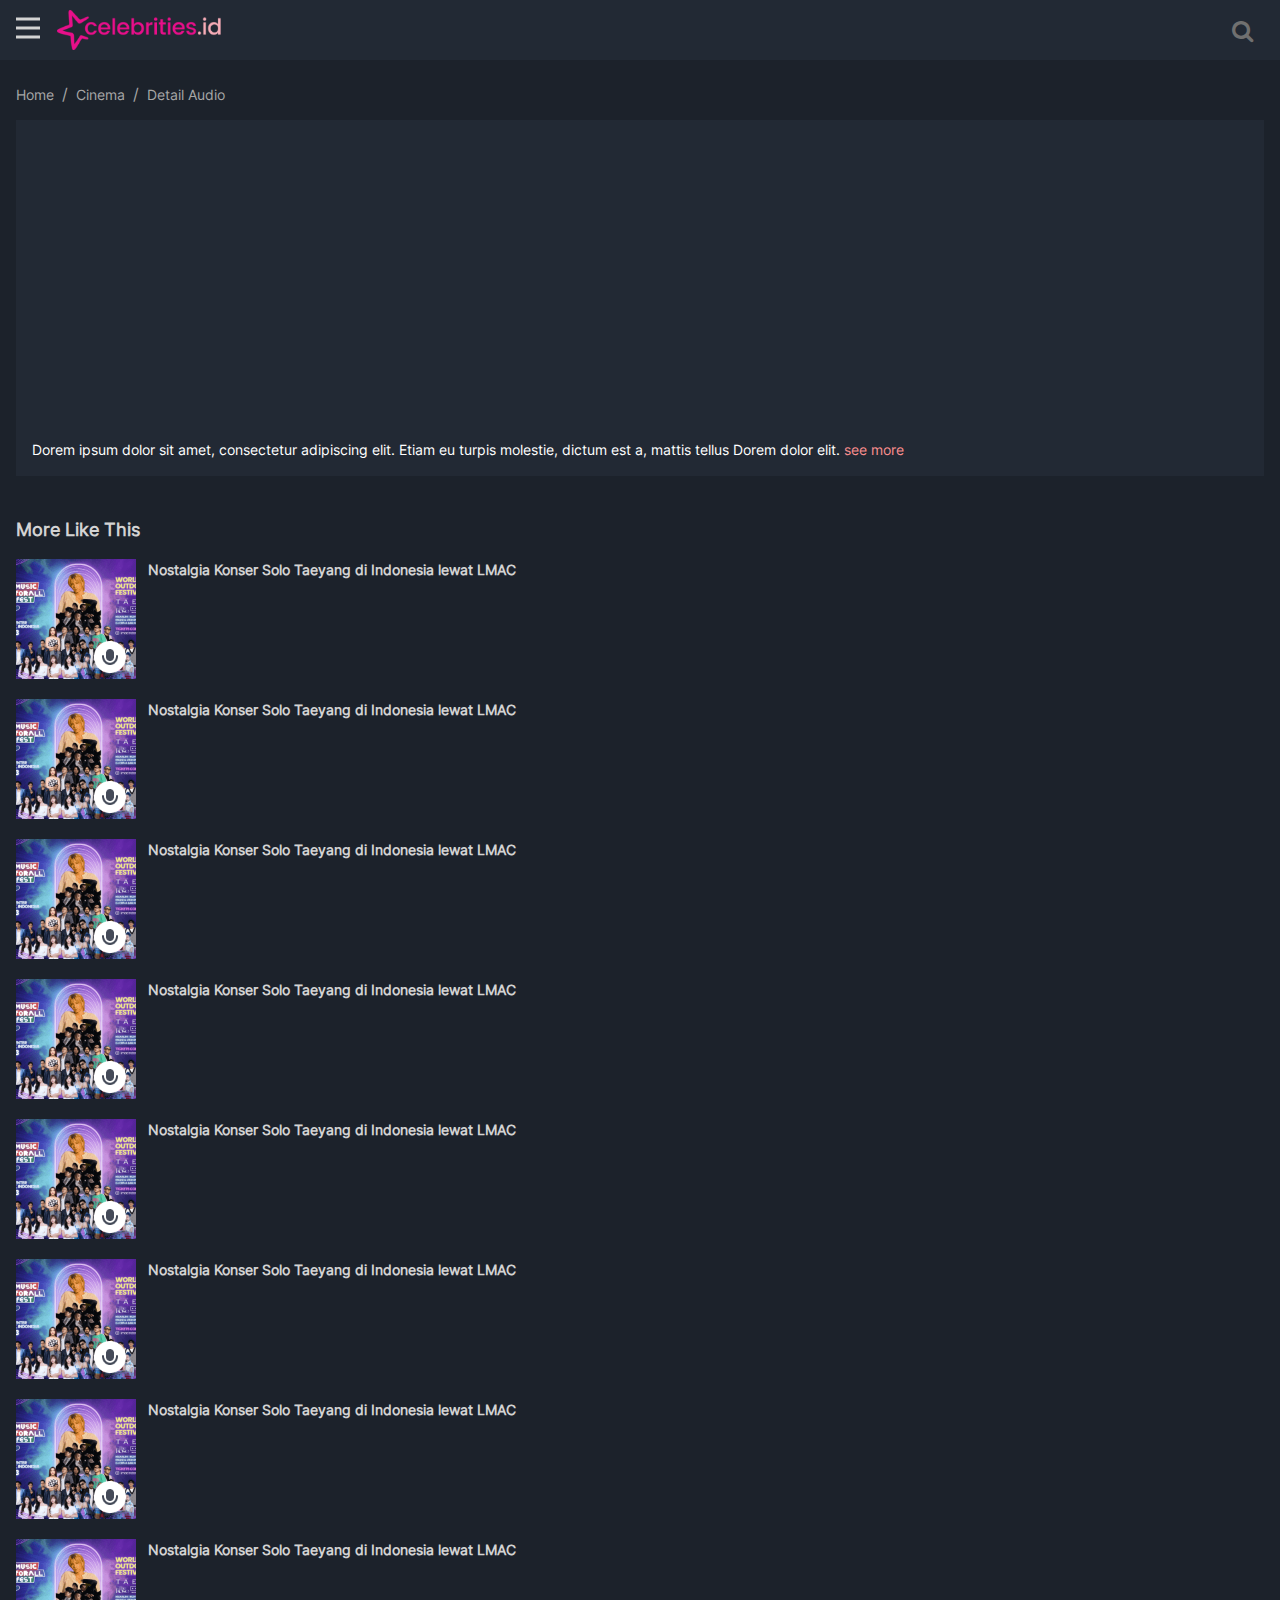
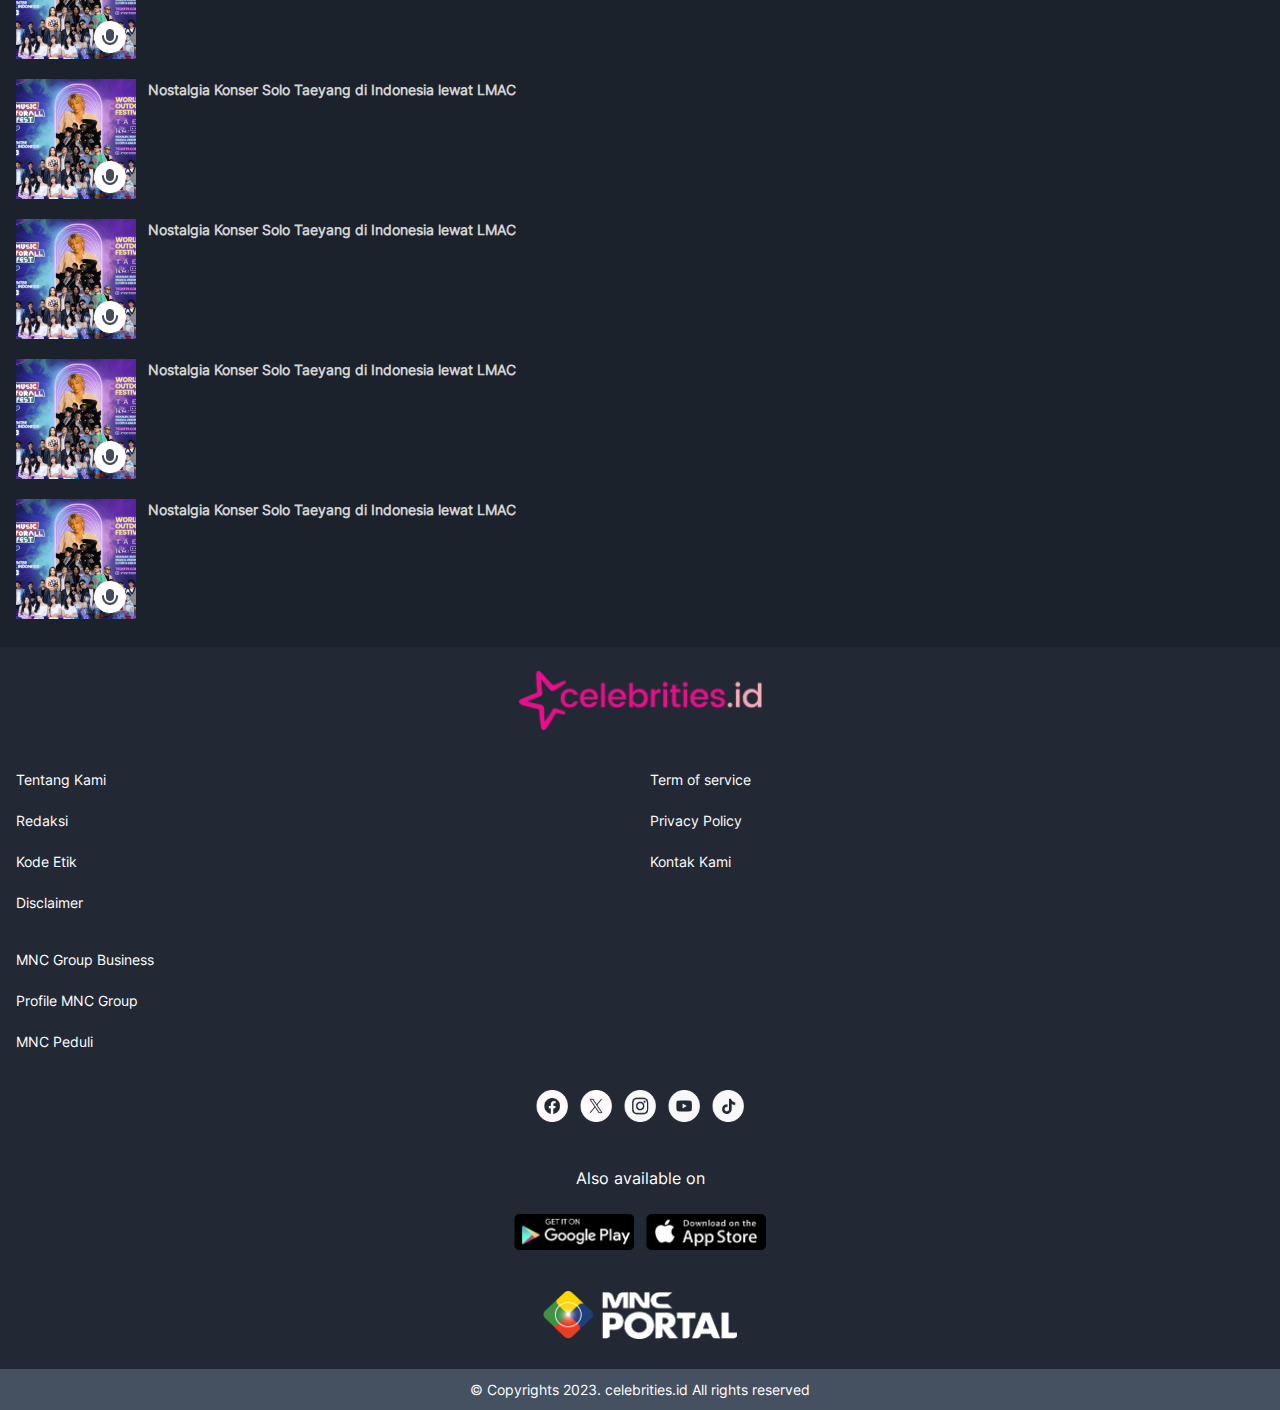
<file: detail-audio-mb.html>
<!DOCTYPE html>
<html lang="en">

<head>
   <meta charset="UTF-8">
   <meta name="viewport" content="width=device-width, initial-scale=1.0">
   <title>Celebrities</title>
   <meta name="title" content="Audio Page" />
   <meta name="description" content="Celebrities.id" />
   <meta name="Googlebot" content="noindex">
   <link rel="stylesheet" href="./mobile/assets/css/styles.min.css">
   <link rel="stylesheet" href="https://cdnjs.cloudflare.com/ajax/libs/font-awesome/4.7.0/css/font-awesome.css">
  
   <link rel="stylesheet" href="https://cdn.jsdelivr.net/npm/swiper@9/swiper-bundle.min.css">
</head>

<body>
   <header>
      <div class="top" id="myHeader">
         <button type="button"  class="burger-menu" onclick="openMenu()" aria-label="menu"></button>
         <a href="" class="logo-celeb" aria-label="logo"></a>
         <form action="/search" method="get">
            <div class="search-container">
               <input class="search" placeholder="Search" type="search" id="searchInput" name="q">
               <i class="fa fa-search"></i>
            </div>
         </form>
      </div>
      <div class="menu-sidebar" style="display: none;" id="mySidebar">
         <button type="button"  class="close-menu" onclick="closeMenu()" aria-label="icon">
            <img src="./mobile/assets/img/icon/close-menu.png" alt="">
         </button>
         <div class="menu-list">

            <div class="icon play"></div>
            <div class="menu">Play</div>

         </div>
         <a class="livestream" href="" aria-label="live streaming">Live Streaming </a>
         <div class="menu-list">
            <div class="icon category"></div>
            <div class="menu">Category</div>
         </div>
         <div class="menu-item-list">
            <a href="" class="menu-item" aria-label="open home">Home</a>
            <a href="" class="menu-item" aria-label="open idol">Idol</a>
            <a href="" class="menu-item" aria-label="open showbiz">Showbiz</a>
            <a href="" class="menu-item" aria-label="open lifestyle"> Lifestyle</a>
            <a href="" class="menu-item" aria-label="open gossip">Gossip</a>
            <a href="" class="menu-item" aria-label="open cinema"> Cinema</a>
            <a href="" class="menu-item" aria-label="open digoyang asik">Digoyang Asik</a>
            <a href="" class="menu-item" aria-label="open quiz">Quiz</a>
         </div>

         <div class="menu-list">
            <div class="icon radio"></div>
            <div class="menu">Radio Streaming</div>
         </div>
         <div class="menu-item-list" style="padding-bottom: 60px;">
            <a href="" class="menu-item" aria-label="open radio celeb">Celebrities Radio 106.6 FM</a>
            <a href="" class="menu-item" aria-label="open rdi">RDI 97.1 FM</a>
         </div>

      </div>
      </div>
   </header>
   <div class="breadcrumb">
      <ul class="breadcrumb-wrap">
         <li><a href="#">Home</a></li>
         <li><a href="#">Cinema</a></li>
         <li><a href="#">Detail Audio</a></li>
      </ul>
   </div>
   <div class="audio-container">
      <iframe src="" frameborder="0" title="detail audio" style="width: 100%;"></iframe>
      <div class="audio-desc">
         Dorem ipsum dolor sit amet, consectetur adipiscing elit. Etiam eu 
         turpis molestie, dictum est a, mattis tellus Dorem dolor elit. <a href="#">see more</a> 
      </div>
   </div>
  
   <div class="topic-section">
      <div class="title-wrap-topic">
         <div class="title">More Like This</div>
         
      </div>
      <div class="list-content">
         <div class="content-wrap">
            <div class="content-img icon-audio">
               <a href="#" role="link" aria-label="content">
                  <img src="./mobile/assets/img/img-1.png" alt="">
               </a>
            </div>
            <div class="content-detail">
               <div class="content-title " style="-webkit-box-orient: vertical;">
                  <a href="#" role="link" aria-label="content">Nostalgia Konser Solo Taeyang di Indonesia lewat LMAC</a>
               </div>
            </div>
         </div>  
         <div class="content-wrap">
            <div class="content-img icon-audio">
               <a href="#" role="link" aria-label="content">
                  <img src="./mobile/assets/img/img-1.png" alt="">
               </a>
            </div>
            <div class="content-detail">
               <div class="content-title " style="-webkit-box-orient: vertical;">
                  <a href="#" role="link" aria-label="content">Nostalgia Konser Solo Taeyang di Indonesia lewat LMAC</a>
               </div>
            </div>
         </div> 
         <div class="content-wrap">
            <div class="content-img icon-audio">
               <a href="#" role="link" aria-label="content">
                  <img src="./mobile/assets/img/img-1.png" alt="">
               </a>
            </div>
            <div class="content-detail">
               <div class="content-title " style="-webkit-box-orient: vertical;">
                  <a href="#" role="link" aria-label="content">Nostalgia Konser Solo Taeyang di Indonesia lewat LMAC</a>
               </div>
            </div>
         </div> 
         <div class="content-wrap">
            <div class="content-img icon-audio">
               <a href="#" role="link" aria-label="content">
                  <img src="./mobile/assets/img/img-1.png" alt="">
               </a>
            </div>
            <div class="content-detail">
               <div class="content-title " style="-webkit-box-orient: vertical;">
                  <a href="#" role="link" aria-label="content">Nostalgia Konser Solo Taeyang di Indonesia lewat LMAC</a>
               </div>
            </div>
         </div>  
         <div class="content-wrap">
            <div class="content-img icon-audio">
               <a href="#" role="link" aria-label="content">
                  <img src="./mobile/assets/img/img-1.png" alt="">
               </a>
            </div>
            <div class="content-detail">
               <div class="content-title " style="-webkit-box-orient: vertical;">
                  <a href="#" role="link" aria-label="content">Nostalgia Konser Solo Taeyang di Indonesia lewat LMAC</a>
               </div>
            </div>
         </div> 
         <div class="content-wrap">
            <div class="content-img icon-audio">
               <a href="#" role="link" aria-label="content">
                  <img src="./mobile/assets/img/img-1.png" alt="">
               </a>
            </div>
            <div class="content-detail">
               <div class="content-title " style="-webkit-box-orient: vertical;">
                  <a href="#" role="link" aria-label="content">Nostalgia Konser Solo Taeyang di Indonesia lewat LMAC</a>
               </div>
            </div>
         </div>
         <div class="content-wrap">
            <div class="content-img icon-audio">
               <a href="#" role="link" aria-label="content">
                  <img src="./mobile/assets/img/img-1.png" alt="">
               </a>
            </div>
            <div class="content-detail">
               <div class="content-title " style="-webkit-box-orient: vertical;">
                  <a href="#" role="link" aria-label="content">Nostalgia Konser Solo Taeyang di Indonesia lewat LMAC</a>
               </div>
            </div>
         </div>  
         <div class="content-wrap">
            <div class="content-img icon-audio">
               <a href="#" role="link" aria-label="content">
                  <img src="./mobile/assets/img/img-1.png" alt="">
               </a>
            </div>
            <div class="content-detail">
               <div class="content-title " style="-webkit-box-orient: vertical;">
                  <a href="#" role="link" aria-label="content">Nostalgia Konser Solo Taeyang di Indonesia lewat LMAC</a>
               </div>
            </div>
         </div> 
         <div class="content-wrap">
            <div class="content-img icon-audio">
               <a href="#" role="link" aria-label="content">
                  <img src="./mobile/assets/img/img-1.png" alt="">
               </a>
            </div>
            <div class="content-detail">
               <div class="content-title " style="-webkit-box-orient: vertical;">
                  <a href="#" role="link" aria-label="content">Nostalgia Konser Solo Taeyang di Indonesia lewat LMAC</a>
               </div>
            </div>
         </div> 
         <div class="content-wrap">
            <div class="content-img icon-audio">
               <a href="#" role="link" aria-label="content">
                  <img src="./mobile/assets/img/img-1.png" alt="">
               </a>
            </div>
            <div class="content-detail">
               <div class="content-title " style="-webkit-box-orient: vertical;">
                  <a href="#" role="link" aria-label="content">Nostalgia Konser Solo Taeyang di Indonesia lewat LMAC</a>
               </div>
            </div>
         </div>  
         <div class="content-wrap">
            <div class="content-img icon-audio">
               <a href="#" role="link" aria-label="content">
                  <img src="./mobile/assets/img/img-1.png" alt="">
               </a>
            </div>
            <div class="content-detail">
               <div class="content-title " style="-webkit-box-orient: vertical;">
                  <a href="#" role="link" aria-label="content">Nostalgia Konser Solo Taeyang di Indonesia lewat LMAC</a>
               </div>
            </div>
         </div> 
         <div class="content-wrap">
            <div class="content-img icon-audio">
               <a href="#" role="link" aria-label="content">
                  <img src="./mobile/assets/img/img-1.png" alt="">
               </a>
            </div>
            <div class="content-detail">
               <div class="content-title " style="-webkit-box-orient: vertical;">
                  <a href="#" role="link" aria-label="content">Nostalgia Konser Solo Taeyang di Indonesia lewat LMAC</a>
               </div>
            </div>
         </div>       
      </div>
   </div>

   <footer>
      <div class="footer-cont">
         <div class="top-footer">
            <img src="./mobile/assets/img/icon/logo-celeb.png" alt="logo">
         </div>
         <div class="center-footer">
            <div class="list-wrap">
               <ul class="list">
                  <li>
                     <a href="#" aria-label="next page">Tentang Kami</a>
                  </li>
                  <li>
                     <a href="#" aria-label="next page">Redaksi</a>
                  </li>
                  <li>
                     <a href="#" aria-label="next page">Kode Etik</a>
                  </li>
                  <li>
                     <a href="#" aria-label="next page">Disclaimer</a>
                  </li>
               </ul>
            </div>
            <div class="list-wrap">
               <ul class="list">
                  <li>
                     <a href="#" aria-label="next page">Term of service</a>
                  </li>
                  <li>
                     <a href="#" aria-label="next page">Privacy Policy</a>
                  </li>
                  <li>
                     <a href="#" aria-label="next page">Kontak Kami</a>
                  </li>
               </ul>
            </div>
         </div>
         <div class="center-footer">
            <div class="list-wrap">
               <ul class="list">
                  <li>
                     <a href="#" aria-label="next page">MNC Group Business</a>
                  </li>
                  <li>
                     <a href="#" aria-label="next page">Profile MNC Group</a>
                  </li>
                  <li>
                     <a href="#" aria-label="next page">MNC Peduli</a>
                  </li>
               </ul>
            </div>
            
         </div>
         <div class="bottom-footer">
            <div class="sosmed-wrap">
               <a href="#" aria-label="next page" class="sosmed">
                  <img src="./mobile/assets/img/icon/icon-fb.png" alt="facebook">
               </a>
               <a href="#" aria-label="next page" class="sosmed">
                  <img src="./mobile/assets/img/icon/icon-twt.png" alt="twitter">
               </a>
               <a href="#" aria-label="next page" class="sosmed">
                  <img src="./mobile/assets/img/icon/icon-ig.png" alt="instagram">
               </a>
               <a href="#" aria-label="next page" class="sosmed">
                  <img src="./mobile/assets/img/icon/icon-yt.png" alt="youtube">
               </a>
               <a href="#" aria-label="next page" class="sosmed">
                  <img src="./mobile/assets/img/icon/icon-tt.png" alt="tiktok">
               </a>
            </div>
            <div class="store-cont">
               <div class="title">Also available on</div>
               <div class="store-wrap">
                  <div class="play-store">
                     <a href="#" aria-label="next page">
                        <img src="./mobile/assets/img/icon/playstore.png" alt="play store">
                     </a>
                  </div>
                  <div class="play-store">
                     <a href="#" aria-label="next page">
                        <img src="./mobile/assets/img/icon/appstore.png" alt="app store">
                     </a>
                  </div>
               </div>
            </div>
            <div class="mpi-logo">
               <img src="./mobile/assets/img/icon/mpi-logo.png" alt="">
            </div>
         </div>
         <div class="copyright">
            © Copyrights 2023. celebrities.id All rights reserved
         </div>
      </div>
   </footer>
   

   <script src="./mobile/assets/js/jquery-3.7.1.min.js"></script>
   <script src="https://cdn.jsdelivr.net/npm/swiper@9/swiper-bundle.min.js"></script>
   <script src="./mobile/assets/js/script.js"></script>
   <script>    
      
      var mySidebar = document.getElementById("mySidebar");
      function openMenu() {
      if (mySidebar.style.display === "block") {
         mySidebar.style.display = "none";
         
      } else {
         mySidebar.style.display = "block";
         
      }
      }
      function closeMenu() {
      mySidebar.style.display = "none";
      $(".top").removeClass("disabled");
      }

      
      
      window.onscroll = function() {myFunction()};
      
      var header = document.getElementById("myHeader");
      var sticky = header.offsetTop;
      
      function myFunction() {
      if (window.pageYOffset > sticky) {
      header.classList.add("sticky");
      } else {
      header.classList.remove("sticky");
      }
      }
   </script>
</body>

</html>
</file>
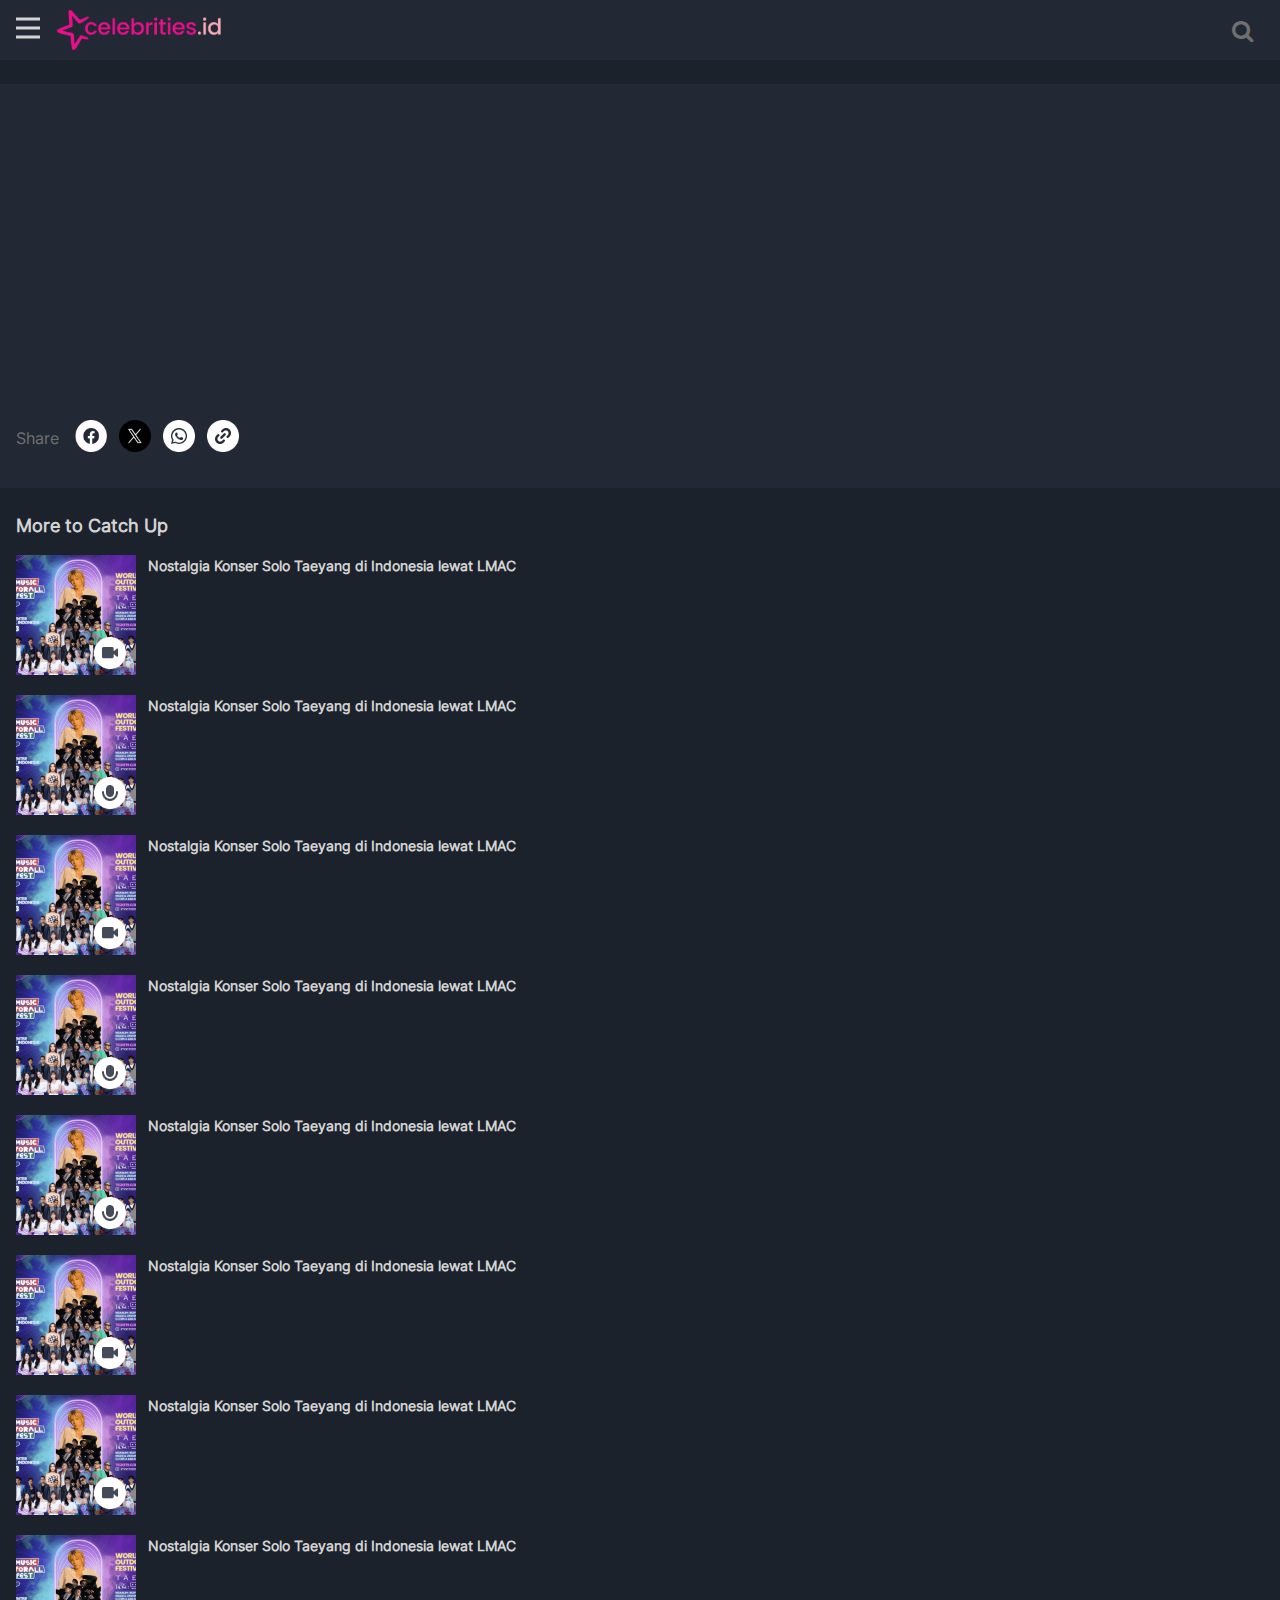
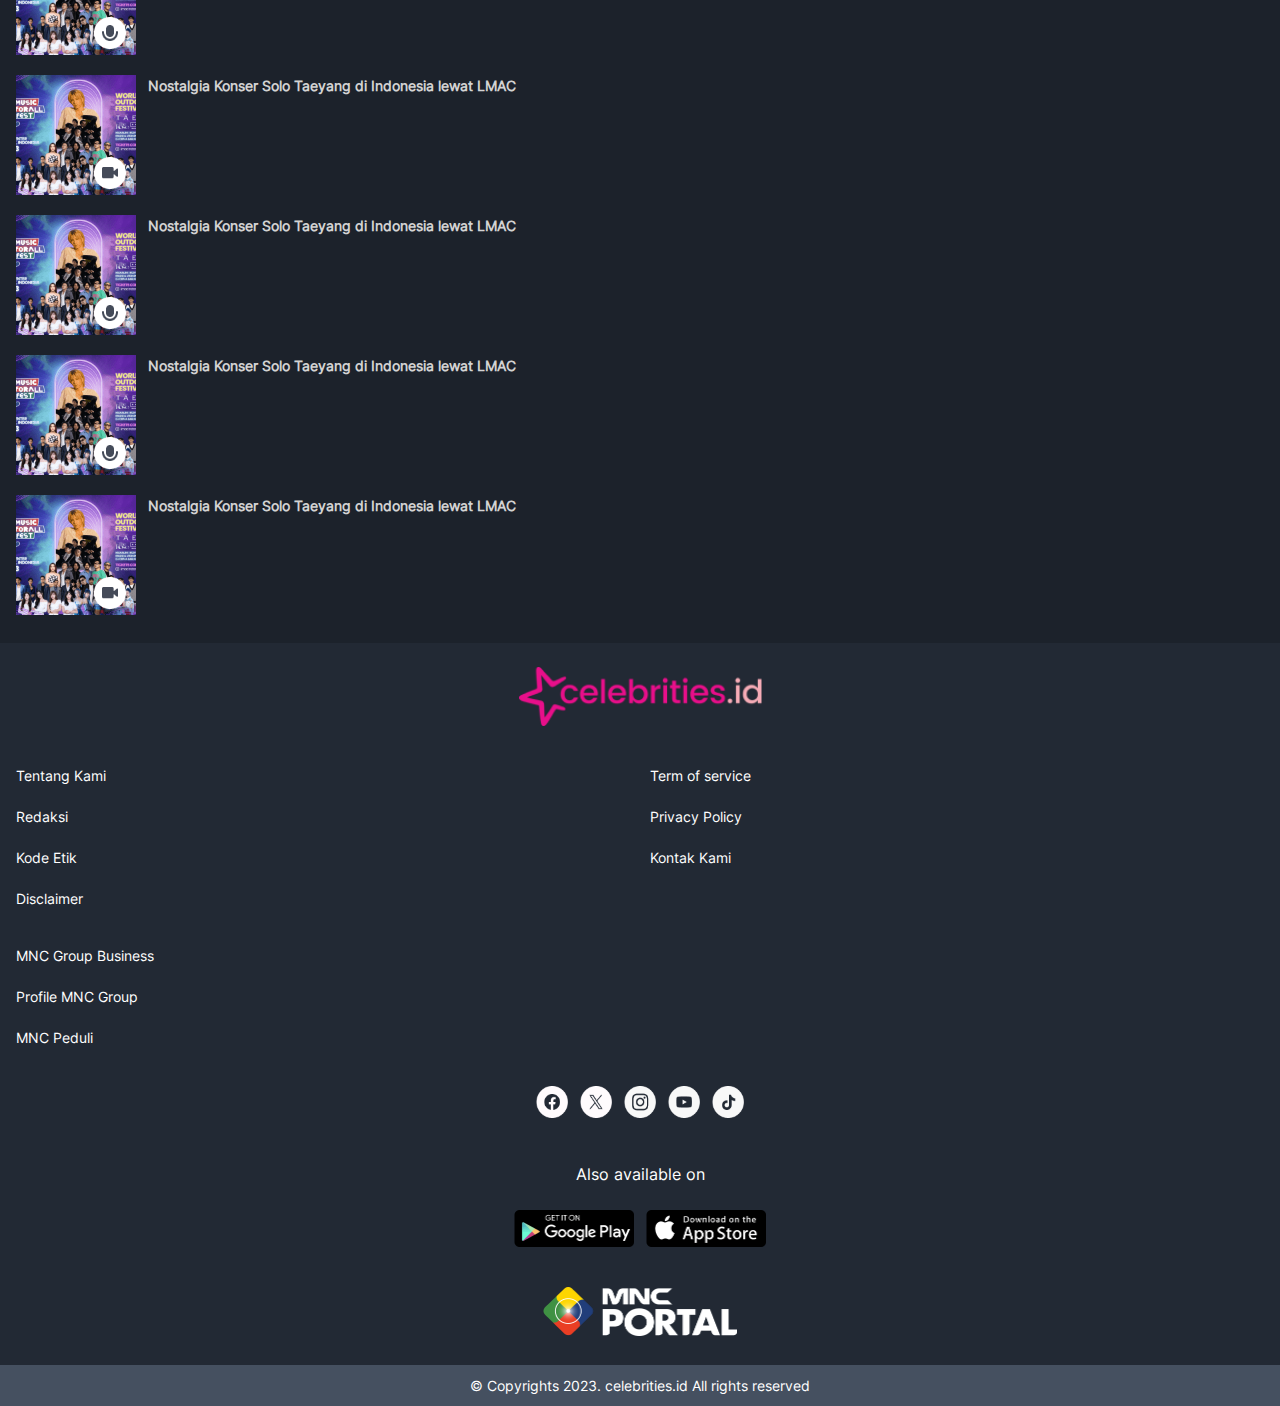
<file: detail-live-video-mb.html>
<!DOCTYPE html>
<html lang="en">

<head>
   <meta charset="UTF-8">
   <meta name="viewport" content="width=device-width, initial-scale=1.0">
   <title>Celebrities</title>
   <meta name="title" content="Live Video Page" />
   <meta name="description" content="Celebrities.id" />
   <meta name="Googlebot" content="noindex">
   <link rel="stylesheet" href="./mobile/assets/css/styles.min.css">
   <link rel="stylesheet" href="https://cdnjs.cloudflare.com/ajax/libs/font-awesome/4.7.0/css/font-awesome.css">
   
   <link rel="stylesheet" href="https://cdn.jsdelivr.net/npm/swiper@9/swiper-bundle.min.css">
</head>

<body>
   <header>
      <div class="top" id="myHeader">
         <button type="button"  class="burger-menu" onclick="openMenu()" aria-label="menu"></button>
         <a href="" class="logo-celeb"></a>
         <form action="/search" method="get">
            <div class="search-container">
               <input class="search" placeholder="Search"  type="search" id="searchInput" name="q">
               <i class="fa fa-search"></i>
            </div>
         </form>
      </div>
      <div class="menu-sidebar" style="display: none;" id="mySidebar">
         <button type="button"  class="close-menu" onclick="closeMenu()">
            <img src="./mobile/assets/img/icon/close-menu.png" alt="">
         </button>
         <div class="menu-list">

            <div class="icon play"></div>
            <div class="menu">Play</div>

         </div>
         <a class="livestream" href="">Live Streaming </a>
         <div class="menu-list">
            <div class="icon category"></div>
            <div class="menu">Category</div>
         </div>
         <div class="menu-item-list">
            <a href="" class="menu-item">Home</a>
            <a href="" class="menu-item">Idol</a>
            <a href="" class="menu-item">Showbiz</a>
            <a href="" class="menu-item">Lifestyle</a>
            <a href="" class="menu-item">Gossip</a>
            <a href="" class="menu-item">Cinema</a>
            <a href="" class="menu-item">Digoyang Asik</a>
            <a href="" class="menu-item">Quiz</a>
         </div>

         <div class="menu-list">
            <div class="icon radio"></div>
            <div class="menu">Radio Streaming</div>
         </div>
         <div class="menu-item-list" style="padding-bottom: 60px;">
            <a href="" class="menu-item">Celebrities Radio 106.6 FM</a>
            <a href="" class="menu-item">RDI 97.1 FM</a>
         </div>

      </div>
      </div>
   </header>
  
   <div class="live-video">
      <iframe src="" frameborder="0"></iframe>
      <div class="share">
         <div class="share-text">Share</div>
         <div class="share-sosmed-wrap">
            <a href="#" aria-label="next page" role="link" class="sosmed">
               <img src="./mobile/assets/img/icon/icon-fb.png" alt="">
            </a>
            <a href="#" aria-label="next page" role="link" class="sosmed">
               <img src="./mobile/assets/img/icon/icon-x.png" alt="">
            </a>
            <a href="#" aria-label="next page" role="link" class="sosmed">
               <img src="./mobile/assets/img/icon/icon-wa.png" alt="">
            </a>
            <a href="#" aria-label="next page" role="link" class="sosmed">
               <img src="./mobile/assets/img/icon/icon-copylink.png" alt="">
            </a>
            
         </div>
      </div>
     
   </div>
  
   <div class="topic-section">
      <div class="title-wrap-topic">
         <div class="title">More to Catch Up</div>
         
      </div>
      <div class="list-content">
         <div class="content-wrap">
            <div class="content-img icon-video">
               <a href="" aria-label="content" role="link">
                  <img src="./mobile/assets/img/img-1.png" alt="">
               </a>
            </div>
            <div class="content-detail">
               <div class="content-title " style="-webkit-box-orient: vertical;">
                  <a href="" aria-label="content" role="link">Nostalgia Konser Solo Taeyang di Indonesia lewat LMAC</a>
               </div>
            </div>
         </div>  
         <div class="content-wrap">
            <div class="content-img icon-audio">
               <a href="" aria-label="content" role="link">
                  <img src="./mobile/assets/img/img-1.png" alt="">
               </a>
            </div>
            <div class="content-detail">
               <div class="content-title " style="-webkit-box-orient: vertical;">
                  <a href="" aria-label="content" role="link">Nostalgia Konser Solo Taeyang di Indonesia lewat LMAC</a>
               </div>
            </div>
         </div> 
         <div class="content-wrap">
            <div class="content-img icon-video">
               <a href="" aria-label="content" role="link">
                  <img src="./mobile/assets/img/img-1.png" alt="">
               </a>
            </div>
            <div class="content-detail">
               <div class="content-title " style="-webkit-box-orient: vertical;">
                  <a href="" aria-label="content" role="link">Nostalgia Konser Solo Taeyang di Indonesia lewat LMAC</a>
               </div>
            </div>
         </div> 
         <div class="content-wrap">
            <div class="content-img icon-audio">
               <a href="" aria-label="content" role="link">
                  <img src="./mobile/assets/img/img-1.png" alt="">
               </a>
            </div>
            <div class="content-detail">
               <div class="content-title " style="-webkit-box-orient: vertical;">
                  <a href="" aria-label="content" role="link">Nostalgia Konser Solo Taeyang di Indonesia lewat LMAC</a>
               </div>
            </div>
         </div>  
         <div class="content-wrap">
            <div class="content-img icon-audio">
               <a href="" aria-label="content" role="link">
                  <img src="./mobile/assets/img/img-1.png" alt="">
               </a>
            </div>
            <div class="content-detail">
               <div class="content-title " style="-webkit-box-orient: vertical;">
                  <a href="" aria-label="content" role="link">Nostalgia Konser Solo Taeyang di Indonesia lewat LMAC</a>
               </div>
            </div>
         </div> 
         <div class="content-wrap">
            <div class="content-img icon-video">
               <a href="" aria-label="content" role="link">
                  <img src="./mobile/assets/img/img-1.png" alt="">
               </a>
            </div>
            <div class="content-detail">
               <div class="content-title " style="-webkit-box-orient: vertical;">
                  <a href="" aria-label="content" role="link">Nostalgia Konser Solo Taeyang di Indonesia lewat LMAC</a>
               </div>
            </div>
         </div>
         <div class="content-wrap">
            <div class="content-img icon-video">
               <a href="" aria-label="content" role="link">
                  <img src="./mobile/assets/img/img-1.png" alt="">
               </a>
            </div>
            <div class="content-detail">
               <div class="content-title " style="-webkit-box-orient: vertical;">
                  <a href="" aria-label="content" role="link">Nostalgia Konser Solo Taeyang di Indonesia lewat LMAC</a>
               </div>
            </div>
         </div>  
         <div class="content-wrap">
            <div class="content-img icon-audio">
               <a href="" aria-label="content" role="link">
                  <img src="./mobile/assets/img/img-1.png" alt="">
               </a>
            </div>
            <div class="content-detail">
               <div class="content-title " style="-webkit-box-orient: vertical;">
                  <a href="" aria-label="content" role="link">Nostalgia Konser Solo Taeyang di Indonesia lewat LMAC</a>
               </div>
            </div>
         </div> 
         <div class="content-wrap">
            <div class="content-img icon-video">
               <a href="" aria-label="content" role="link">
                  <img src="./mobile/assets/img/img-1.png" alt="">
               </a>
            </div>
            <div class="content-detail">
               <div class="content-title " style="-webkit-box-orient: vertical;">
                  <a href="" aria-label="content" role="link">Nostalgia Konser Solo Taeyang di Indonesia lewat LMAC</a>
               </div>
            </div>
         </div> 
         <div class="content-wrap">
            <div class="content-img icon-audio">
               <a href="" aria-label="content" role="link">
                  <img src="./mobile/assets/img/img-1.png" alt="">
               </a>
            </div>
            <div class="content-detail">
               <div class="content-title " style="-webkit-box-orient: vertical;">
                  <a href="" aria-label="content" role="link">Nostalgia Konser Solo Taeyang di Indonesia lewat LMAC</a>
               </div>
            </div>
         </div>  
         <div class="content-wrap">
            <div class="content-img icon-audio">
               <a href="" aria-label="content" role="link">
                  <img src="./mobile/assets/img/img-1.png" alt="">
               </a>
            </div>
            <div class="content-detail">
               <div class="content-title " style="-webkit-box-orient: vertical;">
                  <a href="" aria-label="content" role="link">Nostalgia Konser Solo Taeyang di Indonesia lewat LMAC</a>
               </div>
            </div>
         </div> 
         <div class="content-wrap">
            <div class="content-img icon-video">
               <a href="" aria-label="content" role="link">
                  <img src="./mobile/assets/img/img-1.png" alt="">
               </a>
            </div>
            <div class="content-detail">
               <div class="content-title " style="-webkit-box-orient: vertical;">
                  <a href="" aria-label="content" role="link">Nostalgia Konser Solo Taeyang di Indonesia lewat LMAC</a>
               </div>
            </div>
         </div>       
      </div>

   </div>

   <footer>
      <div class="footer-cont">
         <div class="top-footer">
            <img src="./mobile/assets/img/icon/logo-celeb.png" alt="logo">
         </div>
         <div class="center-footer">
            <div class="list-wrap">
               <ul class="list">
                  <li>
                     <a href="#" aria-label="next page">Tentang Kami</a>
                  </li>
                  <li>
                     <a href="#" aria-label="next page">Redaksi</a>
                  </li>
                  <li>
                     <a href="#" aria-label="next page">Kode Etik</a>
                  </li>
                  <li>
                     <a href="#" aria-label="next page">Disclaimer</a>
                  </li>
               </ul>
            </div>
            <div class="list-wrap">
               <ul class="list">
                  <li>
                     <a href="#" aria-label="next page">Term of service</a>
                  </li>
                  <li>
                     <a href="#" aria-label="next page">Privacy Policy</a>
                  </li>
                  <li>
                     <a href="#" aria-label="next page">Kontak Kami</a>
                  </li>
               </ul>
            </div>
         </div>
         <div class="center-footer">
            <div class="list-wrap">
               <ul class="list">
                  <li>
                     <a href="#" aria-label="next page">MNC Group Business</a>
                  </li>
                  <li>
                     <a href="#" aria-label="next page">Profile MNC Group</a>
                  </li>
                  <li>
                     <a href="#" aria-label="next page">MNC Peduli</a>
                  </li>
               </ul>
            </div>
            
         </div>
         <div class="bottom-footer">
            <div class="sosmed-wrap">
               <a href="#" aria-label="next page" class="sosmed">
                  <img src="./mobile/assets/img/icon/icon-fb.png" alt="facebook">
               </a>
               <a href="#" aria-label="next page" class="sosmed">
                  <img src="./mobile/assets/img/icon/icon-twt.png" alt="twitter">
               </a>
               <a href="#" aria-label="next page" class="sosmed">
                  <img src="./mobile/assets/img/icon/icon-ig.png" alt="instagram">
               </a>
               <a href="#" aria-label="next page" class="sosmed">
                  <img src="./mobile/assets/img/icon/icon-yt.png" alt="youtube">
               </a>
               <a href="#" aria-label="next page" class="sosmed">
                  <img src="./mobile/assets/img/icon/icon-tt.png" alt="tiktok">
               </a>
            </div>
            <div class="store-cont">
               <div class="title">Also available on</div>
               <div class="store-wrap">
                  <div class="play-store">
                     <a href="#" aria-label="next page">
                        <img src="./mobile/assets/img/icon/playstore.png" alt="play store">
                     </a>
                  </div>
                  <div class="play-store">
                     <a href="#" aria-label="next page">
                        <img src="./mobile/assets/img/icon/appstore.png" alt="app store">
                     </a>
                  </div>
               </div>
            </div>
            <div class="mpi-logo">
               <img src="./mobile/assets/img/icon/mpi-logo.png" alt="">
            </div>
         </div>
         <div class="copyright">
            © Copyrights 2023. celebrities.id All rights reserved
         </div>
      </div>
   </footer>
   

   <script src="./mobile/assets/js/jquery-3.7.1.min.js"></script>
   <script src="https://cdn.jsdelivr.net/npm/swiper@9/swiper-bundle.min.js"></script>
   <script src="./mobile/assets/js/script.js"></script>
   <script>    
      
      var mySidebar = document.getElementById("mySidebar");
      function openMenu() {
      if (mySidebar.style.display === "block") {
         mySidebar.style.display = "none";
         
      } else {
         mySidebar.style.display = "block";
         
      }
      }
      function closeMenu() {
      mySidebar.style.display = "none";
      $(".top").removeClass("disabled");
      }

      
      
      window.onscroll = function() {myFunction()};
      
      var header = document.getElementById("myHeader");
      var sticky = header.offsetTop;
      
      function myFunction() {
      if (window.pageYOffset > sticky) {
      header.classList.add("sticky");
      } else {
      header.classList.remove("sticky");
      }
      }
   </script>
</body>

</html>
</file>
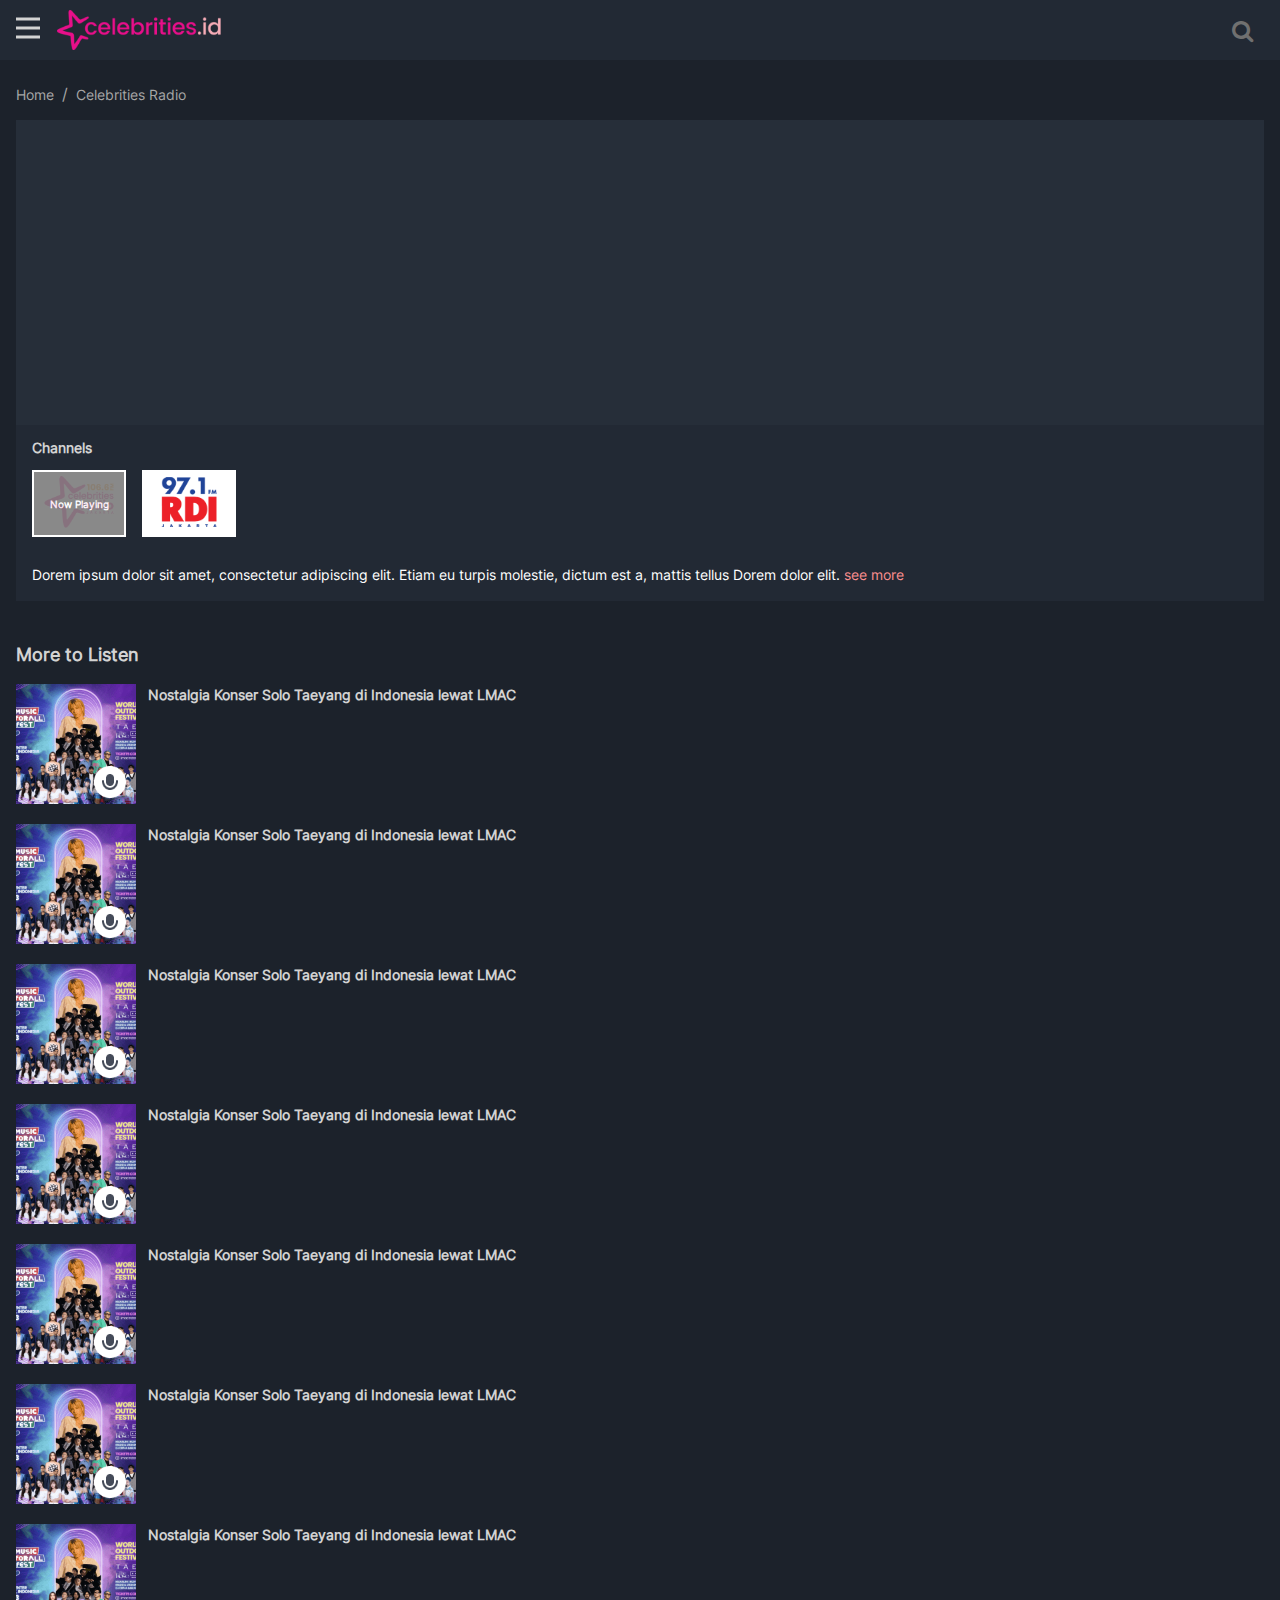
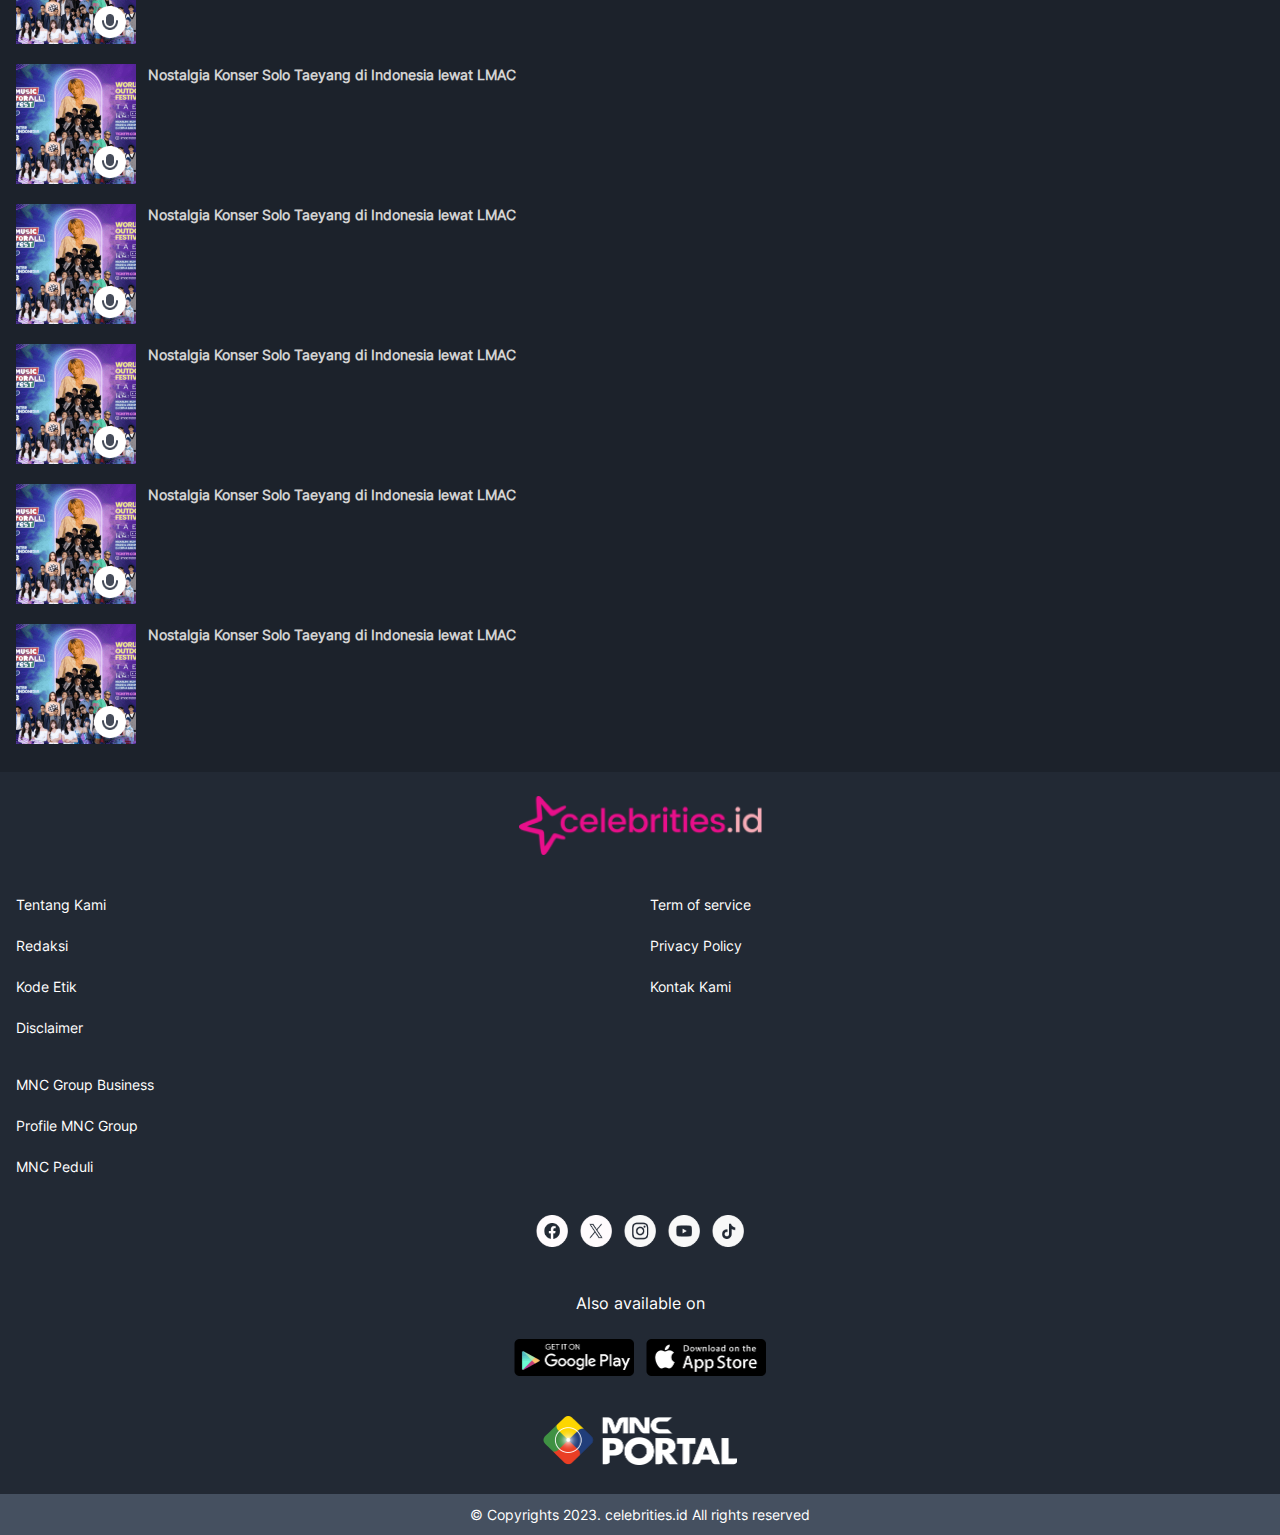
<file: detail-radio-mb.html>
<!DOCTYPE html>
<html lang="en">

<head>
   <meta charset="UTF-8">
   <meta name="viewport" content="width=device-width, initial-scale=1.0">
   <title>Celebrities</title>
   <meta name="title" content="Radio Page" />
   <meta name="description" content="Celebrities.id" />
   <meta name="Googlebot" content="noindex">
   <link rel="stylesheet" href="./mobile/assets/css/styles.min.css">
   <link rel="stylesheet" href="https://cdnjs.cloudflare.com/ajax/libs/font-awesome/4.7.0/css/font-awesome.css">
  
   <link rel="stylesheet" href="https://cdn.jsdelivr.net/npm/swiper@9/swiper-bundle.min.css">
</head>

<body>
   <header>
      <div class="top" id="myHeader">
         <button type="button"  class="burger-menu" onclick="openMenu()" aria-label="menu"></button>
         <a href="" class="logo-celeb" aria-label="logo"></a>
         <form action="/search" method="get">
            <div class="search-container">
               <input class="search" placeholder="Search" type="search" id="searchInput" name="q">
               <i class="fa fa-search"></i>
            </div>
         </form>
      </div>
      <div class="menu-sidebar" style="display: none;" id="mySidebar">
         <button type="button"  class="close-menu" onclick="closeMenu()" aria-label="icon">
            <img src="./mobile/assets/img/icon/close-menu.png" alt="">
         </button>
         <div class="menu-list">

            <div class="icon play"></div>
            <div class="menu">Play</div>

         </div>
         <a class="livestream" href="" aria-label="live streaming">Live Streaming </a>
         <div class="menu-list">
            <div class="icon category"></div>
            <div class="menu">Category</div>
         </div>
         <div class="menu-item-list">
            <a href="" class="menu-item" aria-label="open home">Home</a>
            <a href="" class="menu-item" aria-label="open idol">Idol</a>
            <a href="" class="menu-item" aria-label="open showbiz">Showbiz</a>
            <a href="" class="menu-item" aria-label="open lifestyle"> Lifestyle</a>
            <a href="" class="menu-item" aria-label="open gossip">Gossip</a>
            <a href="" class="menu-item" aria-label="open cinema"> Cinema</a>
            <a href="" class="menu-item" aria-label="open digoyang asik">Digoyang Asik</a>
            <a href="" class="menu-item" aria-label="open quiz">Quiz</a>
         </div>

         <div class="menu-list">
            <div class="icon radio"></div>
            <div class="menu">Radio Streaming</div>
         </div>
         <div class="menu-item-list" style="padding-bottom: 60px;">
            <a href="" class="menu-item" aria-label="open radio celeb">Celebrities Radio 106.6 FM</a>
            <a href="" class="menu-item" aria-label="open rdi">RDI 97.1 FM</a>
         </div>

      </div>
      </div>
   </header>
   <div class="breadcrumb">
      <ul class="breadcrumb-wrap">
         <li><a href="#">Home</a></li>
         <li><a href="#">Celebrities Radio</a></li>
      </ul>
   </div>
   <div class="streaming-container">
      <div class="streaming"> 
         <iframe src="" frameborder="0" style="width: 100%;"></iframe>
      </div>
      <div class="channels">
         <a href="#" class="title-channel">Channels</a>
         <div class="grup-streaming">
            <div class="swiper-wrapper">
               <a href="#" class="swiper-slide image-streaming active swiper-slide-active" role="group" aria-label="1 / 5">
                  <div class="celebradio-img active">
                     <img src="./mobile/assets/img/icon/celebradio.png" alt="">
                  </div>                  
               </a>
               <a href="#" class="swiper-slide image-streaming swiper-slide-next" role="group" aria-label="2 / 5">
                  <div class="rdi-img">
                     <img src="./mobile/assets/img/icon/rdi.png" alt="">
                  </div>                  
               </a>
            </div>
         </div>
      </div>
      <div class="streaming-desc">
         Dorem ipsum dolor sit amet, consectetur adipiscing elit. Etiam eu 
         turpis molestie, dictum est a, mattis tellus Dorem dolor elit. <a href="#">see more</a> 
      </div>
   </div>
  
   <div class="topic-section">
      <div class="title-wrap-topic">
         <div class="title">More to Listen</div>
         
      </div>
      <div class="list-content">
         <div class="content-wrap">
            <div class="content-img icon-audio">
               <a href="#" role="link" aria-label="content">
                  <img src="./mobile/assets/img/img-1.png" alt="">
               </a>
            </div>
            <div class="content-detail">
               <div class="content-title " style="-webkit-box-orient: vertical;">
                  <a href="#" role="link" aria-label="content">Nostalgia Konser Solo Taeyang di Indonesia lewat LMAC</a>
               </div>
            </div>
         </div>  
         <div class="content-wrap">
            <div class="content-img icon-audio">
               <a href="#" role="link" aria-label="content">
                  <img src="./mobile/assets/img/img-1.png" alt="">
               </a>
            </div>
            <div class="content-detail">
               <div class="content-title " style="-webkit-box-orient: vertical;">
                  <a href="#" role="link" aria-label="content">Nostalgia Konser Solo Taeyang di Indonesia lewat LMAC</a>
               </div>
            </div>
         </div> 
         <div class="content-wrap">
            <div class="content-img icon-audio">
               <a href="#" role="link" aria-label="content">
                  <img src="./mobile/assets/img/img-1.png" alt="">
               </a>
            </div>
            <div class="content-detail">
               <div class="content-title " style="-webkit-box-orient: vertical;">
                  <a href="#" role="link" aria-label="content">Nostalgia Konser Solo Taeyang di Indonesia lewat LMAC</a>
               </div>
            </div>
         </div> 
         <div class="content-wrap">
            <div class="content-img icon-audio">
               <a href="#" role="link" aria-label="content">
                  <img src="./mobile/assets/img/img-1.png" alt="">
               </a>
            </div>
            <div class="content-detail">
               <div class="content-title " style="-webkit-box-orient: vertical;">
                  <a href="#" role="link" aria-label="content">Nostalgia Konser Solo Taeyang di Indonesia lewat LMAC</a>
               </div>
            </div>
         </div>  
         <div class="content-wrap">
            <div class="content-img icon-audio">
               <a href="#" role="link" aria-label="content">
                  <img src="./mobile/assets/img/img-1.png" alt="">
               </a>
            </div>
            <div class="content-detail">
               <div class="content-title " style="-webkit-box-orient: vertical;">
                  <a href="#" role="link" aria-label="content">Nostalgia Konser Solo Taeyang di Indonesia lewat LMAC</a>
               </div>
            </div>
         </div> 
         <div class="content-wrap">
            <div class="content-img icon-audio">
               <a href="#" role="link" aria-label="content">
                  <img src="./mobile/assets/img/img-1.png" alt="">
               </a>
            </div>
            <div class="content-detail">
               <div class="content-title " style="-webkit-box-orient: vertical;">
                  <a href="#" role="link" aria-label="content">Nostalgia Konser Solo Taeyang di Indonesia lewat LMAC</a>
               </div>
            </div>
         </div>
         <div class="content-wrap">
            <div class="content-img icon-audio">
               <a href="#" role="link" aria-label="content">
                  <img src="./mobile/assets/img/img-1.png" alt="">
               </a>
            </div>
            <div class="content-detail">
               <div class="content-title " style="-webkit-box-orient: vertical;">
                  <a href="#" role="link" aria-label="content">Nostalgia Konser Solo Taeyang di Indonesia lewat LMAC</a>
               </div>
            </div>
         </div>  
         <div class="content-wrap">
            <div class="content-img icon-audio">
               <a href="#" role="link" aria-label="content">
                  <img src="./mobile/assets/img/img-1.png" alt="">
               </a>
            </div>
            <div class="content-detail">
               <div class="content-title " style="-webkit-box-orient: vertical;">
                  <a href="#" role="link" aria-label="content">Nostalgia Konser Solo Taeyang di Indonesia lewat LMAC</a>
               </div>
            </div>
         </div> 
         <div class="content-wrap">
            <div class="content-img icon-audio">
               <a href="#" role="link" aria-label="content">
                  <img src="./mobile/assets/img/img-1.png" alt="">
               </a>
            </div>
            <div class="content-detail">
               <div class="content-title " style="-webkit-box-orient: vertical;">
                  <a href="#" role="link" aria-label="content">Nostalgia Konser Solo Taeyang di Indonesia lewat LMAC</a>
               </div>
            </div>
         </div> 
         <div class="content-wrap">
            <div class="content-img icon-audio">
               <a href="#" role="link" aria-label="content">
                  <img src="./mobile/assets/img/img-1.png" alt="">
               </a>
            </div>
            <div class="content-detail">
               <div class="content-title " style="-webkit-box-orient: vertical;">
                  <a href="#" role="link" aria-label="content">Nostalgia Konser Solo Taeyang di Indonesia lewat LMAC</a>
               </div>
            </div>
         </div>  
         <div class="content-wrap">
            <div class="content-img icon-audio">
               <a href="#" role="link" aria-label="content">
                  <img src="./mobile/assets/img/img-1.png" alt="">
               </a>
            </div>
            <div class="content-detail">
               <div class="content-title " style="-webkit-box-orient: vertical;">
                  <a href="#" role="link" aria-label="content">Nostalgia Konser Solo Taeyang di Indonesia lewat LMAC</a>
               </div>
            </div>
         </div> 
         <div class="content-wrap">
            <div class="content-img icon-audio">
               <a href="#" role="link" aria-label="content">
                  <img src="./mobile/assets/img/img-1.png" alt="">
               </a>
            </div>
            <div class="content-detail">
               <div class="content-title " style="-webkit-box-orient: vertical;">
                  <a href="#" role="link" aria-label="content">Nostalgia Konser Solo Taeyang di Indonesia lewat LMAC</a>
               </div>
            </div>
         </div>        
      </div>

   </div>

   <footer>
      <div class="footer-cont">
         <div class="top-footer">
            <img src="./mobile/assets/img/icon/logo-celeb.png" alt="logo">
         </div>
         <div class="center-footer">
            <div class="list-wrap">
               <ul class="list">
                  <li>
                     <a href="#" aria-label="next page">Tentang Kami</a>
                  </li>
                  <li>
                     <a href="#" aria-label="next page">Redaksi</a>
                  </li>
                  <li>
                     <a href="#" aria-label="next page">Kode Etik</a>
                  </li>
                  <li>
                     <a href="#" aria-label="next page">Disclaimer</a>
                  </li>
               </ul>
            </div>
            <div class="list-wrap">
               <ul class="list">
                  <li>
                     <a href="#" aria-label="next page">Term of service</a>
                  </li>
                  <li>
                     <a href="#" aria-label="next page">Privacy Policy</a>
                  </li>
                  <li>
                     <a href="#" aria-label="next page">Kontak Kami</a>
                  </li>
               </ul>
            </div>
         </div>
         <div class="center-footer">
            <div class="list-wrap">
               <ul class="list">
                  <li>
                     <a href="#" aria-label="next page">MNC Group Business</a>
                  </li>
                  <li>
                     <a href="#" aria-label="next page">Profile MNC Group</a>
                  </li>
                  <li>
                     <a href="#" aria-label="next page">MNC Peduli</a>
                  </li>
               </ul>
            </div>
            
         </div>
         <div class="bottom-footer">
            <div class="sosmed-wrap">
               <a href="#" aria-label="next page" class="sosmed">
                  <img src="./mobile/assets/img/icon/icon-fb.png" alt="facebook">
               </a>
               <a href="#" aria-label="next page" class="sosmed">
                  <img src="./mobile/assets/img/icon/icon-twt.png" alt="twitter">
               </a>
               <a href="#" aria-label="next page" class="sosmed">
                  <img src="./mobile/assets/img/icon/icon-ig.png" alt="instagram">
               </a>
               <a href="#" aria-label="next page" class="sosmed">
                  <img src="./mobile/assets/img/icon/icon-yt.png" alt="youtube">
               </a>
               <a href="#" aria-label="next page" class="sosmed">
                  <img src="./mobile/assets/img/icon/icon-tt.png" alt="tiktok">
               </a>
            </div>
            <div class="store-cont">
               <div class="title">Also available on</div>
               <div class="store-wrap">
                  <div class="play-store">
                     <a href="#" aria-label="next page">
                        <img src="./mobile/assets/img/icon/playstore.png" alt="play store">
                     </a>
                  </div>
                  <div class="play-store">
                     <a href="#" aria-label="next page">
                        <img src="./mobile/assets/img/icon/appstore.png" alt="app store">
                     </a>
                  </div>
               </div>
            </div>
            <div class="mpi-logo">
               <img src="./mobile/assets/img/icon/mpi-logo.png" alt="">
            </div>
         </div>
         <div class="copyright">
            © Copyrights 2023. celebrities.id All rights reserved
         </div>
      </div>
   </footer>
   

   <script src="./mobile/assets/js/jquery-3.7.1.min.js"></script>
   <script src="https://cdn.jsdelivr.net/npm/swiper@9/swiper-bundle.min.js"></script>
   <script src="./mobile/assets/js/script.js"></script>
   <script>    
      
      var mySidebar = document.getElementById("mySidebar");
      function openMenu() {
      if (mySidebar.style.display === "block") {
         mySidebar.style.display = "none";
         
      } else {
         mySidebar.style.display = "block";
         
      }
      }
      function closeMenu() {
      mySidebar.style.display = "none";
      $(".top").removeClass("disabled");
      }

      
      
      window.onscroll = function() {myFunction()};
      
      var header = document.getElementById("myHeader");
      var sticky = header.offsetTop;
      
      function myFunction() {
      if (window.pageYOffset > sticky) {
      header.classList.add("sticky");
      } else {
      header.classList.remove("sticky");
      }
      }
   </script>
</body>

</html>
</file>
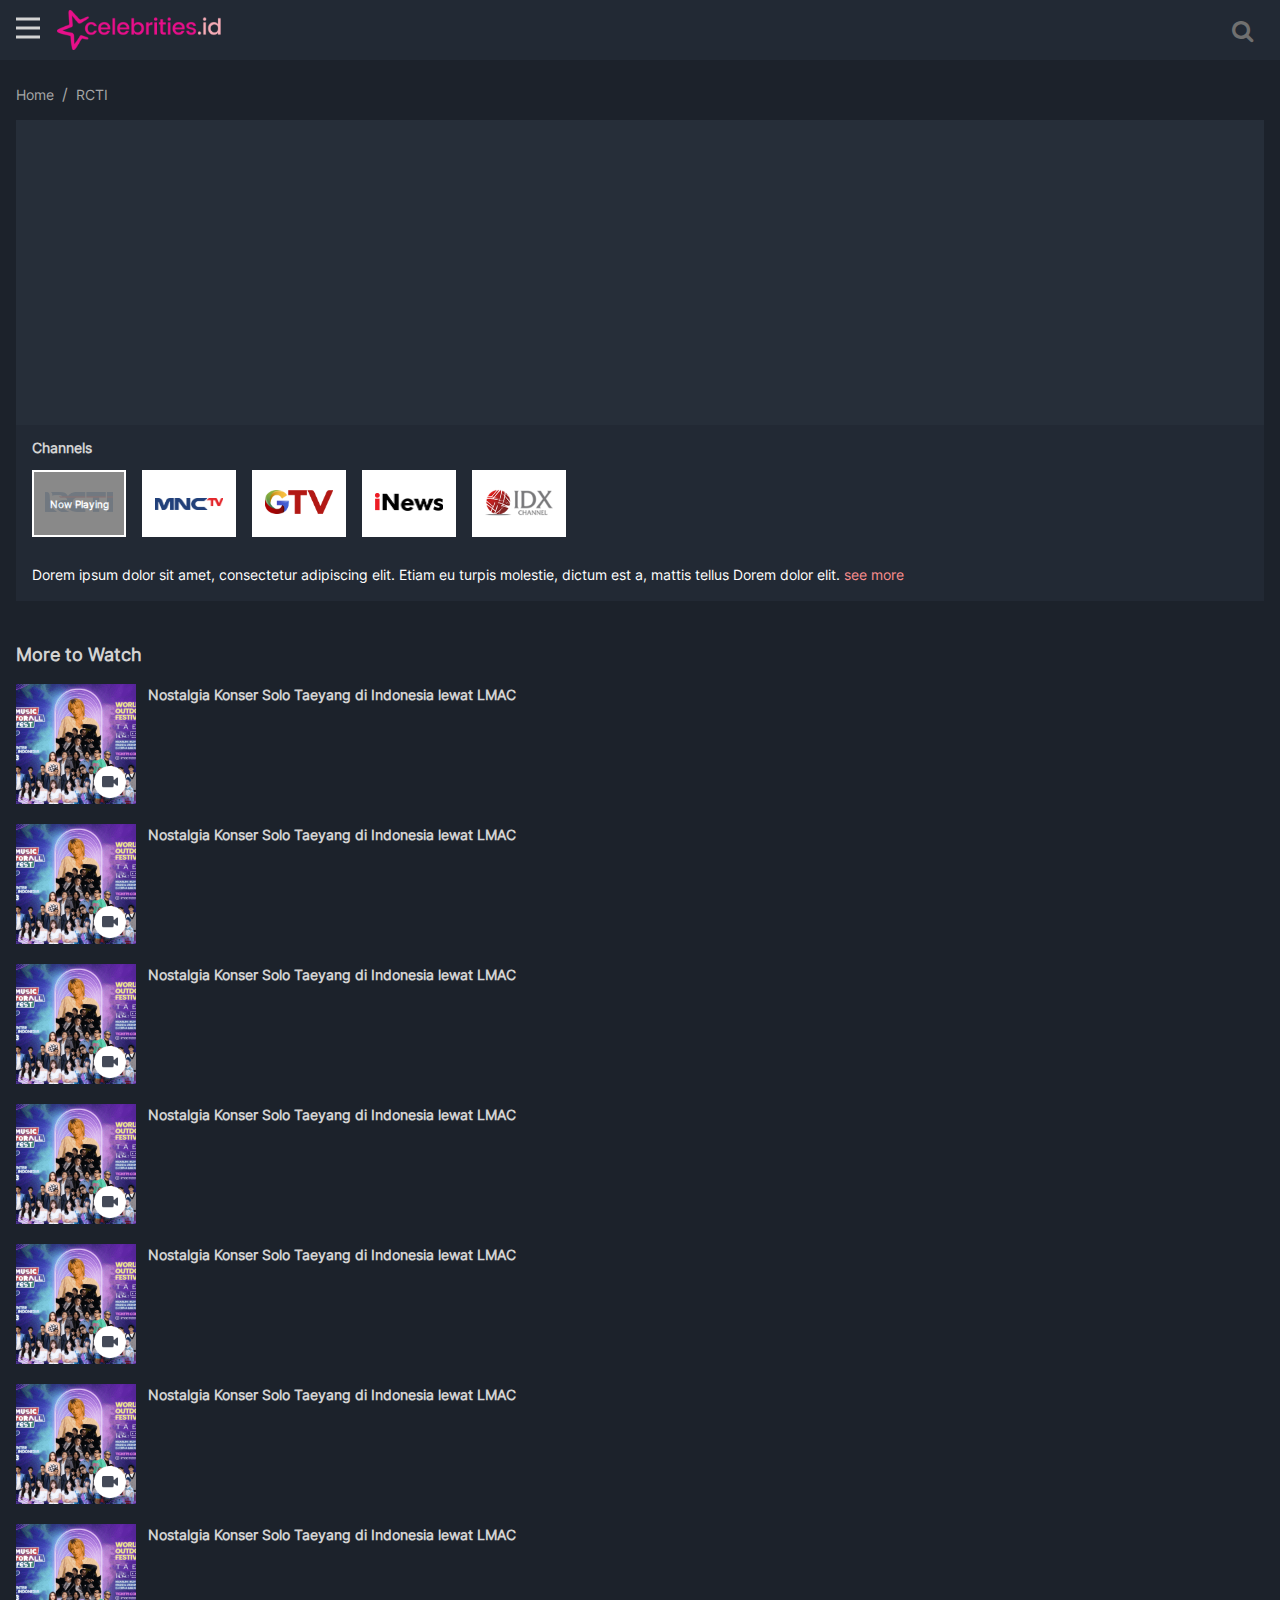
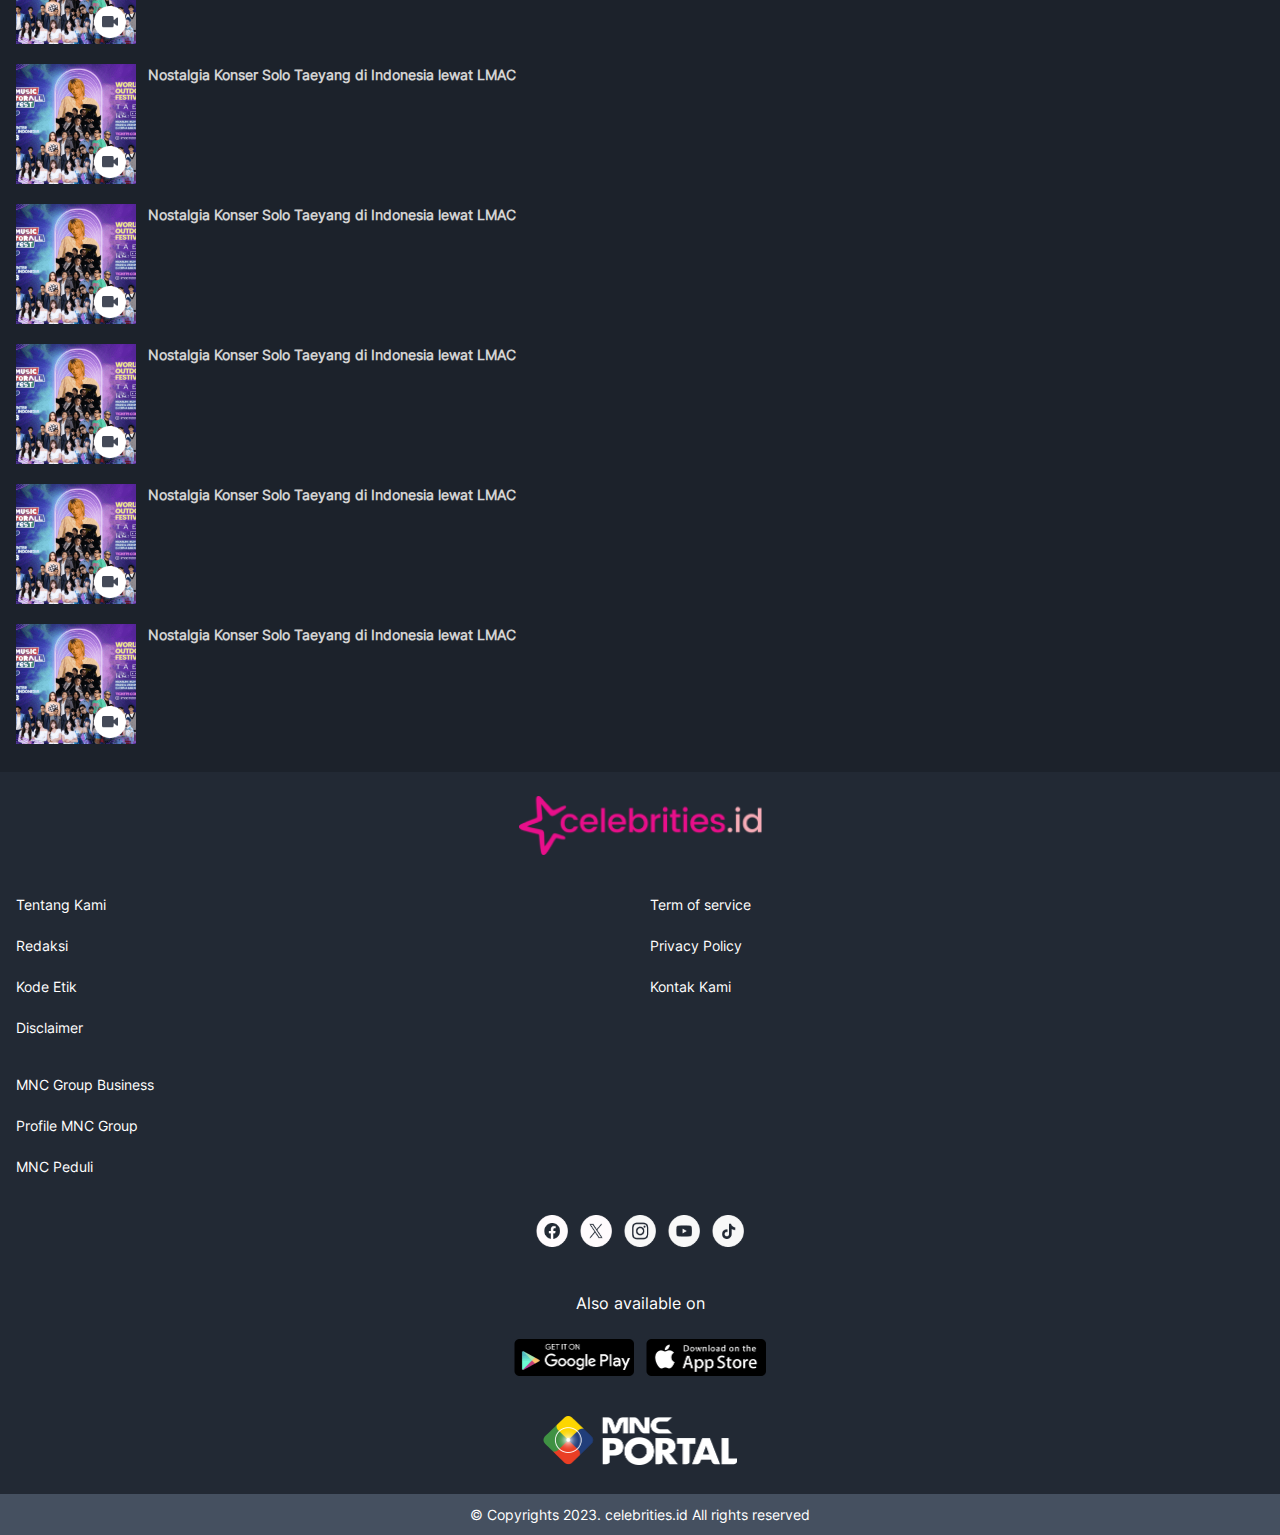
<file: detail-tvStreaming-mb.html>
<!DOCTYPE html>
<html lang="en">

<head>
   <meta charset="UTF-8">
   <meta name="viewport" content="width=device-width, initial-scale=1.0">
   <title>Celebrities</title>
   <meta name="title" content="TV Streaming Page" />
   <meta name="description" content="Celebrities.id" />
   <meta name="Googlebot" content="noindex">
   <link rel="stylesheet" href="./mobile/assets/css/styles.min.css">
   <link rel="stylesheet" href="./mobile/assets/css/swiper-bundle.min.css">
   <link rel="stylesheet" href="https://cdnjs.cloudflare.com/ajax/libs/font-awesome/4.7.0/css/font-awesome.css">
   
   <!-- <link rel="stylesheet" href="https://cdn.jsdelivr.net/npm/swiper@9/swiper-bundle.min.css"> -->
  
</head>

<body>
   <header>
      <div class="top" id="myHeader">
         <button type="button"  class="burger-menu" onclick="openMenu()" aria-label="menu"></button>
         <a href="" class="logo-celeb" aria-label="logo"></a>
         <form action="/search" method="get">
            <div class="search-container">
               <input class="search" placeholder="Search" type="search" id="searchInput" name="q">
               <i class="fa fa-search"></i>
            </div>
         </form>
      </div>
      <div class="menu-sidebar" style="display: none;" id="mySidebar">
         <button type="button"  class="close-menu" onclick="closeMenu()" aria-label="icon">
            <img src="./mobile/assets/img/icon/close-menu.png" alt="">
         </button>
         <div class="menu-list">

            <div class="icon play"></div>
            <div class="menu">Play</div>

         </div>
         <a class="livestream" href="" aria-label="live streaming">Live Streaming </a>
         <div class="menu-list">
            <div class="icon category"></div>
            <div class="menu">Category</div>
         </div>
         <div class="menu-item-list">
            <a href="" class="menu-item" aria-label="open home">Home</a>
            <a href="" class="menu-item" aria-label="open idol">Idol</a>
            <a href="" class="menu-item" aria-label="open showbiz">Showbiz</a>
            <a href="" class="menu-item" aria-label="open lifestyle"> Lifestyle</a>
            <a href="" class="menu-item" aria-label="open gossip">Gossip</a>
            <a href="" class="menu-item" aria-label="open cinema"> Cinema</a>
            <a href="" class="menu-item" aria-label="open digoyang asik">Digoyang Asik</a>
            <a href="" class="menu-item" aria-label="open quiz">Quiz</a>
         </div>

         <div class="menu-list">
            <div class="icon radio"></div>
            <div class="menu">Radio Streaming</div>
         </div>
         <div class="menu-item-list" style="padding-bottom: 60px;">
            <a href="" class="menu-item" aria-label="open radio celeb">Celebrities Radio 106.6 FM</a>
            <a href="" class="menu-item" aria-label="open rdi">RDI 97.1 FM</a>
         </div>

      </div>
      </div>
   </header>
   <div class="breadcrumb">
      <ul class="breadcrumb-wrap">
         <li><a href="#">Home</a></li>
         <li><a href="#">RCTI</a></li>
      </ul>
   </div>

   <div class="streaming-container">
      <div class="streaming"> 
         <iframe src="" frameborder="0" style="width: 100%;"></iframe>
      </div>
      <div class="channels">
         <a href="#" role="link" class="title-channel">Channels</a>
         <div class="grup-streaming swiper-container swiper-initialized swiper-horizontal swiper-ios swiper-backface-hidden">
            <div class="swiper-wrapper" aria-live="polite" style="transition-duration: 0ms; transform: translate3d(0px, 0px, 0px);">
               <a href="#" class="swiper-slide image-streaming active swiper-slide-active" role="group" aria-label="1 / 5">
                  <div class="rcti-img active">
                     <img src="./mobile/assets/img/icon/rcti.png" alt="">
                  </div>                  
               </a>
               <a href="#" class="swiper-slide image-streaming swiper-slide-next" role="group" aria-label="2 / 5">
                  <div class="mnctv-img">
                     <img src="./mobile/assets/img/icon/mnctv.png" alt="">
                  </div>                  
               </a>
               <a href="#" class="swiper-slide image-streaming" role="group" aria-label="3 / 5">
                  <div class="gtv-img">
                     <img src="./mobile/assets/img/icon/gtv.png" alt="">
                  </div>                  
               </a>
               <a href="#" class="swiper-slide image-streaming" role="group" aria-label="4 / 5">
                  <div class="inewstv-img">
                     <img src="./mobile/assets/img/icon/inewstv.png" alt="">
                  </div>                  
               </a>
               <a href="#" class="swiper-slide image-streaming" role="group" aria-label="5 / 5">
                  <div class="idxchannel-img">
                     <img src="./mobile/assets/img/icon/idxchannel.png" alt="">
                  </div>                  
               </a>
            </div>
         </div>
      </div>
      <div class="streaming-desc">
         Dorem ipsum dolor sit amet, consectetur adipiscing elit. Etiam eu 
         turpis molestie, dictum est a, mattis tellus Dorem dolor elit. <a href="#">see more</a> 
      </div>
   </div>
  
   <div class="topic-section">
      <div class="title-wrap-topic">
         <div class="title">More to Watch</div>
         
      </div>
      <div class="list-content">
         <div class="content-wrap">
            <div class="content-img icon-video">
               <a href="#" role="link" aria-label="content">
                  <img src="./mobile/assets/img/img-1.png" alt="">
               </a>
            </div>
            <div class="content-detail">
               <div class="content-title " style="-webkit-box-orient: vertical;">
                  <a href="#" role="link" aria-label="content">Nostalgia Konser Solo Taeyang di Indonesia lewat LMAC</a>
               </div>
            </div>
         </div>  
         <div class="content-wrap">
            <div class="content-img icon-video">
               <a href="#" role="link" aria-label="content">
                  <img src="./mobile/assets/img/img-1.png" alt="">
               </a>
            </div>
            <div class="content-detail">
               <div class="content-title " style="-webkit-box-orient: vertical;">
                  <a href="#" role="link" aria-label="content">Nostalgia Konser Solo Taeyang di Indonesia lewat LMAC</a>
               </div>
            </div>
         </div> 
         <div class="content-wrap">
            <div class="content-img icon-video">
               <a href="#" role="link" aria-label="content">
                  <img src="./mobile/assets/img/img-1.png" alt="">
               </a>
            </div>
            <div class="content-detail">
               <div class="content-title " style="-webkit-box-orient: vertical;">
                  <a href="#" role="link" aria-label="content">Nostalgia Konser Solo Taeyang di Indonesia lewat LMAC</a>
               </div>
            </div>
         </div> 
         <div class="content-wrap">
            <div class="content-img icon-video">
               <a href="#" role="link" aria-label="content">
                  <img src="./mobile/assets/img/img-1.png" alt="">
               </a>
            </div>
            <div class="content-detail">
               <div class="content-title " style="-webkit-box-orient: vertical;">
                  <a href="#" role="link" aria-label="content">Nostalgia Konser Solo Taeyang di Indonesia lewat LMAC</a>
               </div>
            </div>
         </div>  
         <div class="content-wrap">
            <div class="content-img icon-video">
               <a href="#" role="link" aria-label="content">
                  <img src="./mobile/assets/img/img-1.png" alt="">
               </a>
            </div>
            <div class="content-detail">
               <div class="content-title " style="-webkit-box-orient: vertical;">
                  <a href="#" role="link" aria-label="content">Nostalgia Konser Solo Taeyang di Indonesia lewat LMAC</a>
               </div>
            </div>
         </div> 
         <div class="content-wrap">
            <div class="content-img icon-video">
               <a href="#" role="link" aria-label="content">
                  <img src="./mobile/assets/img/img-1.png" alt="">
               </a>
            </div>
            <div class="content-detail">
               <div class="content-title " style="-webkit-box-orient: vertical;">
                  <a href="#" role="link" aria-label="content">Nostalgia Konser Solo Taeyang di Indonesia lewat LMAC</a>
               </div>
            </div>
         </div>
         <div class="content-wrap">
            <div class="content-img icon-video">
               <a href="#" role="link" aria-label="content">
                  <img src="./mobile/assets/img/img-1.png" alt="">
               </a>
            </div>
            <div class="content-detail">
               <div class="content-title " style="-webkit-box-orient: vertical;">
                  <a href="#" role="link" aria-label="content">Nostalgia Konser Solo Taeyang di Indonesia lewat LMAC</a>
               </div>
            </div>
         </div>  
         <div class="content-wrap">
            <div class="content-img icon-video">
               <a href="#" role="link" aria-label="content">
                  <img src="./mobile/assets/img/img-1.png" alt="">
               </a>
            </div>
            <div class="content-detail">
               <div class="content-title " style="-webkit-box-orient: vertical;">
                  <a href="#" role="link" aria-label="content">Nostalgia Konser Solo Taeyang di Indonesia lewat LMAC</a>
               </div>
            </div>
         </div> 
         <div class="content-wrap">
            <div class="content-img icon-video">
               <a href="#" role="link" aria-label="content">
                  <img src="./mobile/assets/img/img-1.png" alt="">
               </a>
            </div>
            <div class="content-detail">
               <div class="content-title " style="-webkit-box-orient: vertical;">
                  <a href="#" role="link" aria-label="content">Nostalgia Konser Solo Taeyang di Indonesia lewat LMAC</a>
               </div>
            </div>
         </div> 
         <div class="content-wrap">
            <div class="content-img icon-video">
               <a href="#" role="link" aria-label="content">
                  <img src="./mobile/assets/img/img-1.png" alt="">
               </a>
            </div>
            <div class="content-detail">
               <div class="content-title " style="-webkit-box-orient: vertical;">
                  <a href="#" role="link" aria-label="content">Nostalgia Konser Solo Taeyang di Indonesia lewat LMAC</a>
               </div>
            </div>
         </div>  
         <div class="content-wrap">
            <div class="content-img icon-video">
               <a href="#" role="link" aria-label="content">
                  <img src="./mobile/assets/img/img-1.png" alt="">
               </a>
            </div>
            <div class="content-detail">
               <div class="content-title " style="-webkit-box-orient: vertical;">
                  <a href="#" role="link" aria-label="content">Nostalgia Konser Solo Taeyang di Indonesia lewat LMAC</a>
               </div>
            </div>
         </div> 
         <div class="content-wrap">
            <div class="content-img icon-video">
               <a href="#" role="link" aria-label="content">
                  <img src="./mobile/assets/img/img-1.png" alt="">
               </a>
            </div>
            <div class="content-detail">
               <div class="content-title " style="-webkit-box-orient: vertical;">
                  <a href="#" role="link" aria-label="content">Nostalgia Konser Solo Taeyang di Indonesia lewat LMAC</a>
               </div>
            </div>
         </div>         
      </div>

   </div>

  


   <footer>
      <div class="footer-cont">
         <div class="top-footer">
            <img src="./mobile/assets/img/icon/logo-celeb.png" alt="logo">
         </div>
         <div class="center-footer">
            <div class="list-wrap">
               <ul class="list">
                  <li>
                     <a href="#" aria-label="next page">Tentang Kami</a>
                  </li>
                  <li>
                     <a href="#" aria-label="next page">Redaksi</a>
                  </li>
                  <li>
                     <a href="#" aria-label="next page">Kode Etik</a>
                  </li>
                  <li>
                     <a href="#" aria-label="next page">Disclaimer</a>
                  </li>
               </ul>
            </div>
            <div class="list-wrap">
               <ul class="list">
                  <li>
                     <a href="#" aria-label="next page">Term of service</a>
                  </li>
                  <li>
                     <a href="#" aria-label="next page">Privacy Policy</a>
                  </li>
                  <li>
                     <a href="#" aria-label="next page">Kontak Kami</a>
                  </li>
               </ul>
            </div>
         </div>
         <div class="center-footer">
            <div class="list-wrap">
               <ul class="list">
                  <li>
                     <a href="#" aria-label="next page">MNC Group Business</a>
                  </li>
                  <li>
                     <a href="#" aria-label="next page">Profile MNC Group</a>
                  </li>
                  <li>
                     <a href="#" aria-label="next page">MNC Peduli</a>
                  </li>
               </ul>
            </div>
            
         </div>
         <div class="bottom-footer">
            <div class="sosmed-wrap">
               <a href="#" aria-label="next page" class="sosmed">
                  <img src="./mobile/assets/img/icon/icon-fb.png" alt="facebook">
               </a>
               <a href="#" aria-label="next page" class="sosmed">
                  <img src="./mobile/assets/img/icon/icon-twt.png" alt="twitter">
               </a>
               <a href="#" aria-label="next page" class="sosmed">
                  <img src="./mobile/assets/img/icon/icon-ig.png" alt="instagram">
               </a>
               <a href="#" aria-label="next page" class="sosmed">
                  <img src="./mobile/assets/img/icon/icon-yt.png" alt="youtube">
               </a>
               <a href="#" aria-label="next page" class="sosmed">
                  <img src="./mobile/assets/img/icon/icon-tt.png" alt="tiktok">
               </a>
            </div>
            <div class="store-cont">
               <div class="title">Also available on</div>
               <div class="store-wrap">
                  <div class="play-store">
                     <a href="#" aria-label="next page">
                        <img src="./mobile/assets/img/icon/playstore.png" alt="play store">
                     </a>
                  </div>
                  <div class="play-store">
                     <a href="#" aria-label="next page">
                        <img src="./mobile/assets/img/icon/appstore.png" alt="app store">
                     </a>
                  </div>
               </div>
            </div>
            <div class="mpi-logo">
               <img src="./mobile/assets/img/icon/mpi-logo.png" alt="">
            </div>
         </div>
         <div class="copyright">
            © Copyrights 2023. celebrities.id All rights reserved
         </div>
      </div>
   </footer>
 
   <script src="./mobile/assets/js/jquery-3.7.1.min.js"></script>
   <script src="https://cdn.jsdelivr.net/npm/swiper@9/swiper-bundle.min.js"></script>
   <script src="./mobile/assets/js/script.js"></script>
   <script>    
      
      var mySidebar = document.getElementById("mySidebar");
      function openMenu() {
      if (mySidebar.style.display === "block") {
         mySidebar.style.display = "none";
         
      } else {
         mySidebar.style.display = "block";
         
      }
      }
      function closeMenu() {
      mySidebar.style.display = "none";
      $(".top").removeClass("disabled");
      }

      
      
      window.onscroll = function() {myFunction()};
      
      var header = document.getElementById("myHeader");
      var sticky = header.offsetTop;
      
      function myFunction() {
      if (window.pageYOffset > sticky) {
      header.classList.add("sticky");
      } else {
      header.classList.remove("sticky");
      }
      }
   </script>
</body>

</html>
</file>
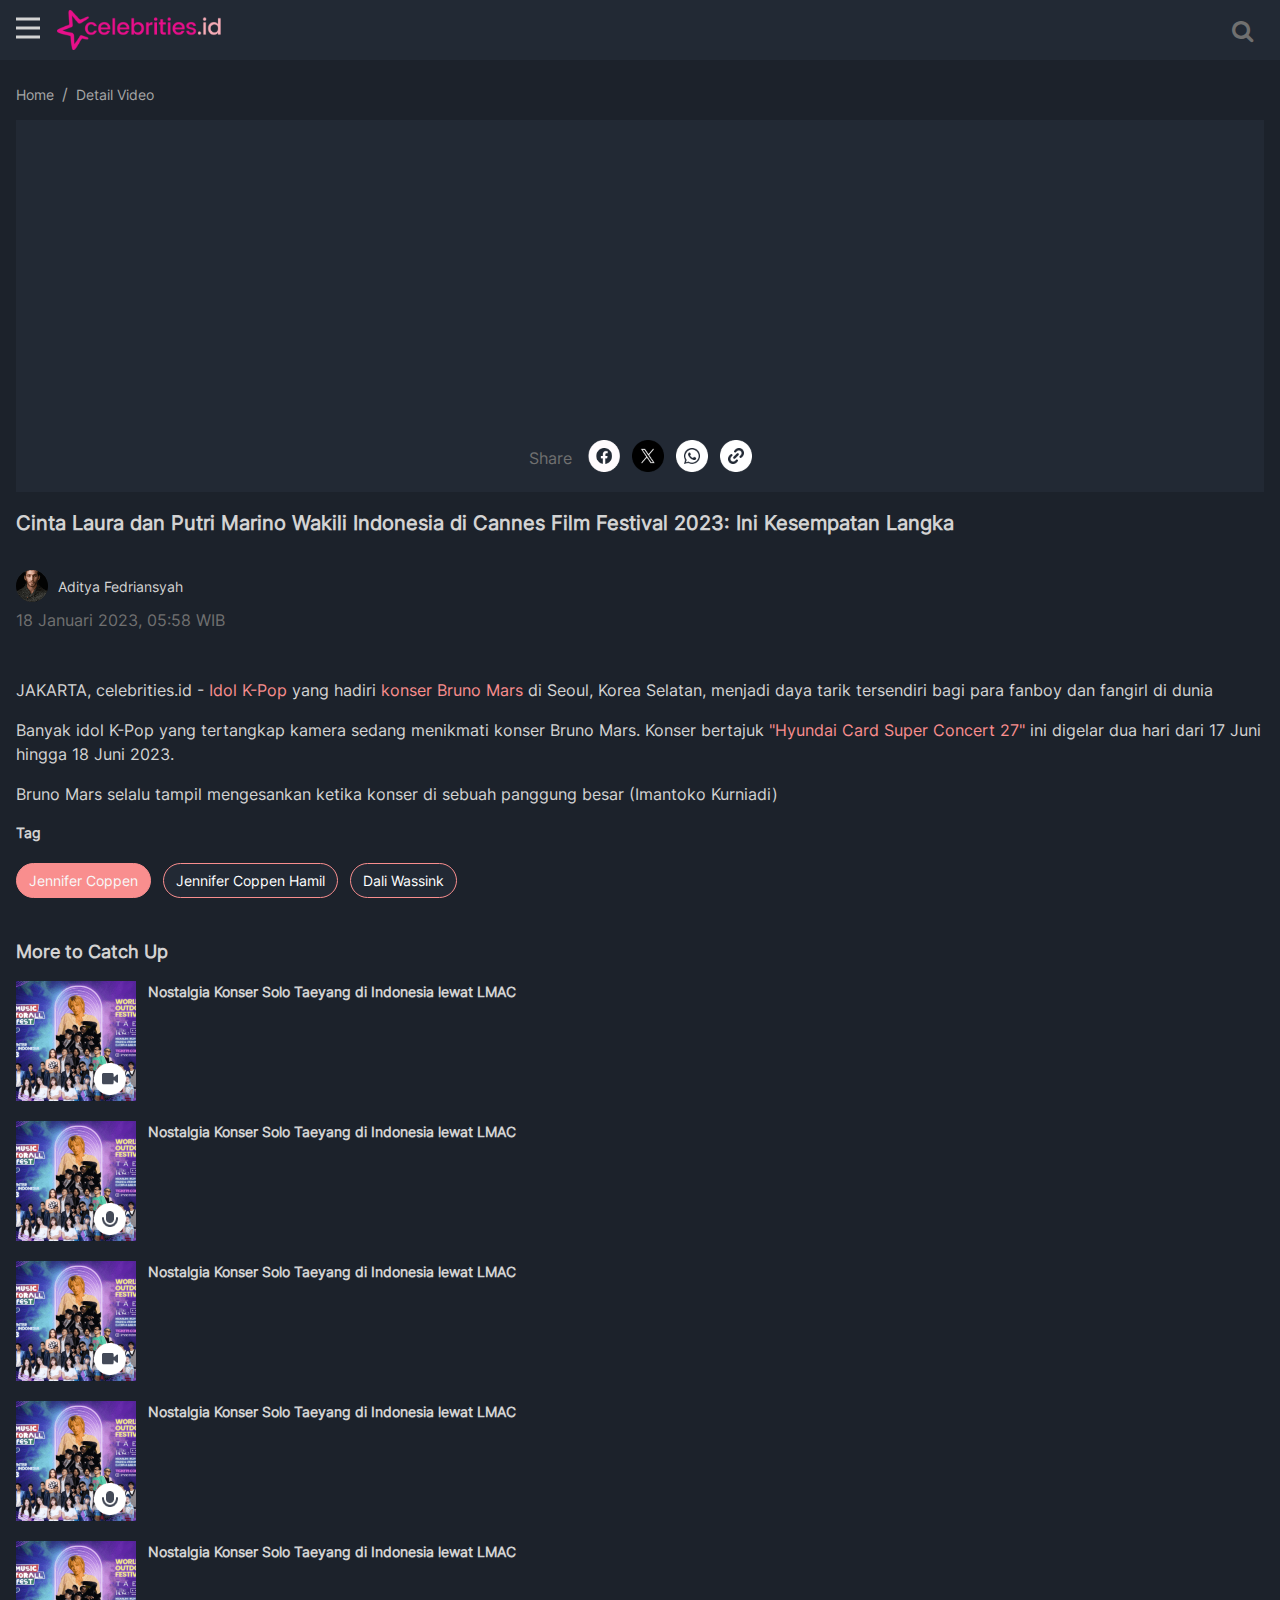
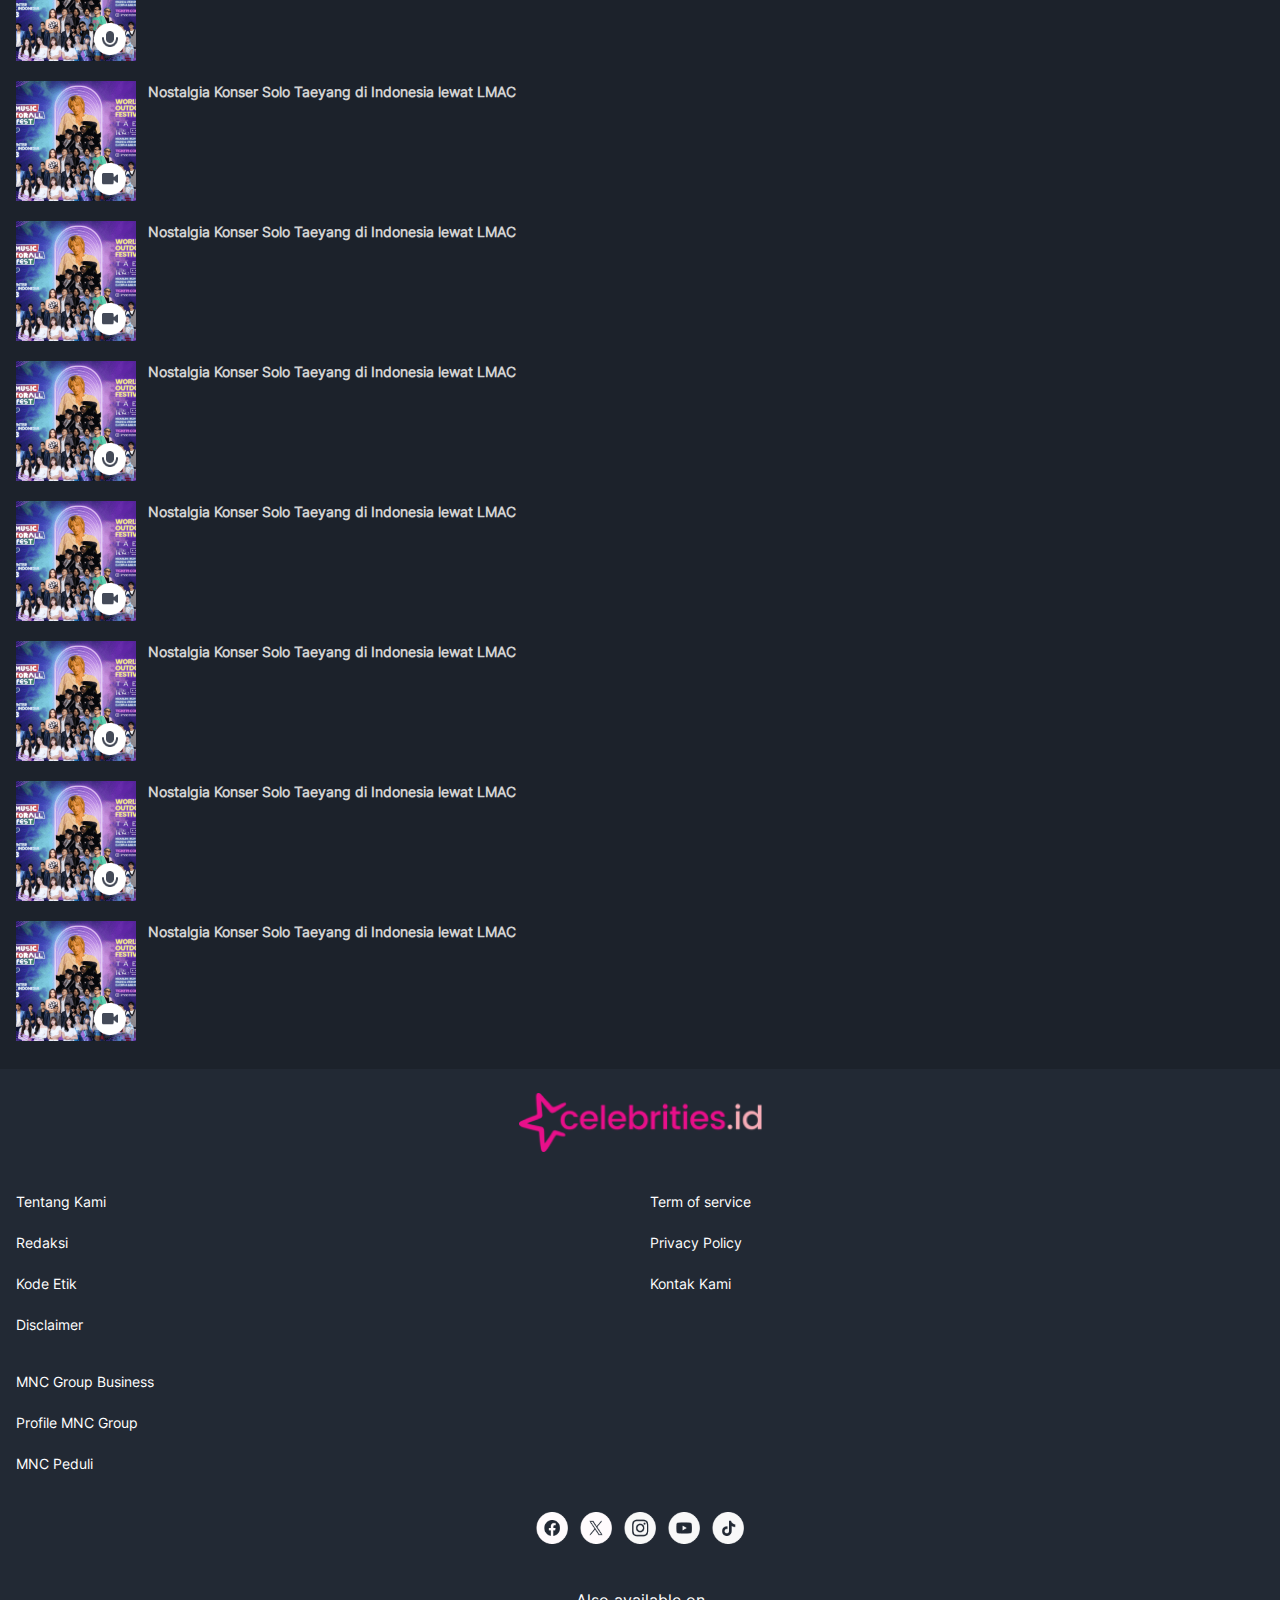
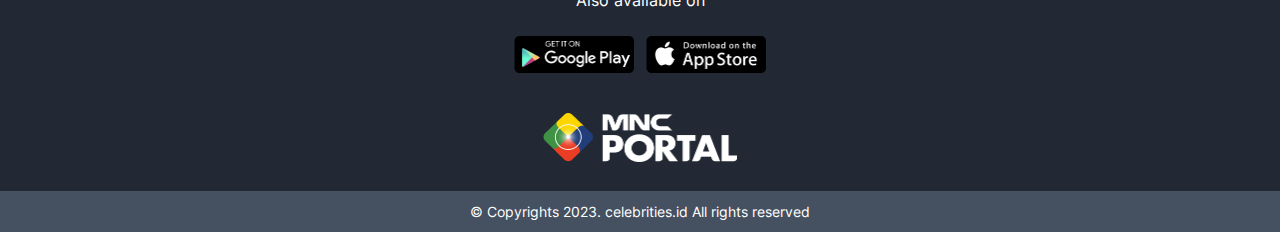
<file: detail-video-mb.html>
<!DOCTYPE html>
<html lang="en">

<head>
   <meta charset="UTF-8">
   <meta name="viewport" content="width=device-width, initial-scale=1.0">
   <title>Celebrities</title>
   <meta name="title" content="Video Page" />
   <meta name="description" content="Celebrities.id" />
   <meta name="Googlebot" content="noindex">
   <link rel="stylesheet" href="./mobile/assets/css/styles.min.css">
   <link rel="stylesheet" href="https://cdnjs.cloudflare.com/ajax/libs/font-awesome/4.7.0/css/font-awesome.css">
  
   <link rel="stylesheet" href="https://cdn.jsdelivr.net/npm/swiper@9/swiper-bundle.min.css">
</head>

<body>
   <header>
      <div class="top" id="myHeader">
         <button type="button"  class="burger-menu" onclick="openMenu()" aria-label="menu"></button>
         <a href="" class="logo-celeb" aria-label="logo"></a>
         <form action="/search" method="get">
            <div class="search-container">
               <input class="search" placeholder="Search" type="search" id="searchInput" name="q">
               <i class="fa fa-search"></i>
            </div>
         </form>
      </div>
      <div class="menu-sidebar" style="display: none;" id="mySidebar">
         <button type="button" class="close-menu" onclick="closeMenu()" aria-label="icon">
            <img src="./mobile/assets/img/icon/close-menu.png" alt="">
         </button>
         <div class="menu-list">

            <div class="icon play"></div>
            <div class="menu">Play</div>

         </div>
         <a class="livestream" href="" aria-label="live streaming">Live Streaming </a>
         <div class="menu-list">
            <div class="icon category"></div>
            <div class="menu">Category</div>
         </div>
         <div class="menu-item-list">
            <a href="" class="menu-item" aria-label="open home">Home</a>
            <a href="" class="menu-item" aria-label="open idol">Idol</a>
            <a href="" class="menu-item" aria-label="open showbiz">Showbiz</a>
            <a href="" class="menu-item" aria-label="open lifestyle"> Lifestyle</a>
            <a href="" class="menu-item" aria-label="open gossip">Gossip</a>
            <a href="" class="menu-item" aria-label="open cinema"> Cinema</a>
            <a href="" class="menu-item" aria-label="open digoyang asik">Digoyang Asik</a>
            <a href="" class="menu-item" aria-label="open quiz">Quiz</a>
         </div>

         <div class="menu-list">
            <div class="icon radio"></div>
            <div class="menu">Radio Streaming</div>
         </div>
         <div class="menu-item-list" style="padding-bottom: 60px;">
            <a href="" class="menu-item" aria-label="open radio celeb">Celebrities Radio 106.6 FM</a>
            <a href="" class="menu-item" aria-label="open rdi">RDI 97.1 FM</a>
         </div>

      </div>
      </div>
   </header>
   <div class="breadcrumb">
      <ul class="breadcrumb-wrap">
         <li><a href="#">Home</a></li>
         <li><a href="#">Detail Video</a></li>
      </ul>
   </div>
   <div class="video-cont">
      <div class="video-container">
         <iframe src="" style="width: 100%;" frameborder="0"></iframe>
         <div class="share" style="justify-content: center;">
            <div class="share-text">Share</div>
            <div class="share-sosmed-wrap">
               <a href="#" aria-label="next page" role="link" class="sosmed">
                  <img src="./mobile/assets/img/icon/icon-fb.png" alt="">
               </a>
               <a href="#" aria-label="next page" role="link" class="sosmed">
                  <img src="./mobile/assets/img/icon/icon-x.png" alt="">
               </a>
               <a href="#" aria-label="next page" role="link" class="sosmed">
                  <img src="./mobile/assets/img/icon/icon-wa.png" alt="">
               </a>
               <a href="#" aria-label="next page" role="link" class="sosmed">
                  <img src="./mobile/assets/img/icon/icon-copylink.png" alt="">
               </a>

            </div>
         </div>
      </div>

   </div>
   <div class="title-video">
      Cinta Laura dan Putri Marino Wakili Indonesia di Cannes Film Festival 2023: Ini Kesempatan Langka
   </div>
   <div class="author-cont">
      <div class="author-wrap">
         <div class="img-author">
            <img src="./mobile/assets/img/img-author.png" alt="">
         </div>
         <div class="author-name">Aditya Fedriansyah</div>
      </div>
      <time>
         18 Januari 2023, 05:58 WIB
      </time>

   </div>
   <div class="detail-artikel">
      <p>
         JAKARTA, celebrities.id - <a href="#">Idol K-Pop</a> yang hadiri <a href="#">konser Bruno Mars</a>
         di Seoul, Korea Selatan, menjadi daya tarik tersendiri bagi para fanboy dan fangirl di dunia
      </p>
      <p>
         Banyak idol K-Pop yang tertangkap kamera sedang menikmati konser Bruno Mars. Konser bertajuk
         <a href="#">"Hyundai Card Super Concert 27"</a> ini digelar dua hari dari 17 Juni hingga 18 Juni 2023.
      </p>
      <p>
         Bruno Mars selalu tampil mengesankan ketika konser di sebuah panggung besar
         (Imantoko Kurniadi)
      </p>
      <div class="tag-cont">
         <div class="tag-title">
            Tag
         </div>
         <div class="tag-wrap">
            <div class="tag active">Jennifer Coppen</div>
            <div class="tag">Jennifer Coppen Hamil</div>
            <div class="tag">Dali Wassink</div>
         </div>
      </div>
   </div>


   <div class="topic-section">
      <div class="title-wrap-topic">
         <div class="title">More to Catch Up</div>

      </div>
      <div class="list-content">
         <div class="content-wrap">
            <div class="content-img icon-video">
               <a href="" aria-label="content" role="link">
                  <img src="./mobile/assets/img/img-1.png" alt="">
               </a>
            </div>
            <div class="content-detail">
               <div class="content-title " style="-webkit-box-orient: vertical;">
                  <a href="" aria-label="content" role="link">Nostalgia Konser Solo Taeyang di Indonesia lewat LMAC</a>
               </div>
            </div>
         </div>
         <div class="content-wrap">
            <div class="content-img icon-audio">
               <a href="" aria-label="content" role="link">
                  <img src="./mobile/assets/img/img-1.png" alt="">
               </a>
            </div>
            <div class="content-detail">
               <div class="content-title " style="-webkit-box-orient: vertical;">
                  <a href="" aria-label="content" role="link">Nostalgia Konser Solo Taeyang di Indonesia lewat LMAC</a>
               </div>
            </div>
         </div>
         <div class="content-wrap">
            <div class="content-img icon-video">
               <a href="" aria-label="content" role="link">
                  <img src="./mobile/assets/img/img-1.png" alt="">
               </a>
            </div>
            <div class="content-detail">
               <div class="content-title " style="-webkit-box-orient: vertical;">
                  <a href="" aria-label="content" role="link">Nostalgia Konser Solo Taeyang di Indonesia lewat LMAC</a>
               </div>
            </div>
         </div>
         <div class="content-wrap">
            <div class="content-img icon-audio">
               <a href="" aria-label="content" role="link">
                  <img src="./mobile/assets/img/img-1.png" alt="">
               </a>
            </div>
            <div class="content-detail">
               <div class="content-title " style="-webkit-box-orient: vertical;">
                  <a href="" aria-label="content" role="link">Nostalgia Konser Solo Taeyang di Indonesia lewat LMAC</a>
               </div>
            </div>
         </div>
         <div class="content-wrap">
            <div class="content-img icon-audio">
               <a href="" aria-label="content" role="link">
                  <img src="./mobile/assets/img/img-1.png" alt="">
               </a>
            </div>
            <div class="content-detail">
               <div class="content-title " style="-webkit-box-orient: vertical;">
                  <a href="" aria-label="content" role="link">Nostalgia Konser Solo Taeyang di Indonesia lewat LMAC</a>
               </div>
            </div>
         </div>
         <div class="content-wrap">
            <div class="content-img icon-video">
               <a href="" aria-label="content" role="link">
                  <img src="./mobile/assets/img/img-1.png" alt="">
               </a>
            </div>
            <div class="content-detail">
               <div class="content-title " style="-webkit-box-orient: vertical;">
                  <a href="" aria-label="content" role="link">Nostalgia Konser Solo Taeyang di Indonesia lewat LMAC</a>
               </div>
            </div>
         </div>
         <div class="content-wrap">
            <div class="content-img icon-video">
               <a href="" aria-label="content" role="link">
                  <img src="./mobile/assets/img/img-1.png" alt="">
               </a>
            </div>
            <div class="content-detail">
               <div class="content-title " style="-webkit-box-orient: vertical;">
                  <a href="" aria-label="content" role="link">Nostalgia Konser Solo Taeyang di Indonesia lewat LMAC</a>
               </div>
            </div>
         </div>
         <div class="content-wrap">
            <div class="content-img icon-audio">
               <a href="" aria-label="content" role="link">
                  <img src="./mobile/assets/img/img-1.png" alt="">
               </a>
            </div>
            <div class="content-detail">
               <div class="content-title " style="-webkit-box-orient: vertical;">
                  <a href="" aria-label="content" role="link">Nostalgia Konser Solo Taeyang di Indonesia lewat LMAC</a>
               </div>
            </div>
         </div>
         <div class="content-wrap">
            <div class="content-img icon-video">
               <a href="" aria-label="content" role="link">
                  <img src="./mobile/assets/img/img-1.png" alt="">
               </a>
            </div>
            <div class="content-detail">
               <div class="content-title " style="-webkit-box-orient: vertical;">
                  <a href="" aria-label="content" role="link">Nostalgia Konser Solo Taeyang di Indonesia lewat LMAC</a>
               </div>
            </div>
         </div>
         <div class="content-wrap">
            <div class="content-img icon-audio">
               <a href="" aria-label="content" role="link">
                  <img src="./mobile/assets/img/img-1.png" alt="">
               </a>
            </div>
            <div class="content-detail">
               <div class="content-title " style="-webkit-box-orient: vertical;">
                  <a href="" aria-label="content" role="link">Nostalgia Konser Solo Taeyang di Indonesia lewat LMAC</a>
               </div>
            </div>
         </div>
         <div class="content-wrap">
            <div class="content-img icon-audio">
               <a href="" aria-label="content" role="link">
                  <img src="./mobile/assets/img/img-1.png" alt="">
               </a>
            </div>
            <div class="content-detail">
               <div class="content-title " style="-webkit-box-orient: vertical;">
                  <a href="" aria-label="content" role="link">Nostalgia Konser Solo Taeyang di Indonesia lewat LMAC</a>
               </div>
            </div>
         </div>
         <div class="content-wrap">
            <div class="content-img icon-video">
               <a href="" aria-label="content" role="link">
                  <img src="./mobile/assets/img/img-1.png" alt="">
               </a>
            </div>
            <div class="content-detail">
               <div class="content-title " style="-webkit-box-orient: vertical;">
                  <a href="" aria-label="content" role="link">Nostalgia Konser Solo Taeyang di Indonesia lewat LMAC</a>
               </div>
            </div>
         </div>
      </div>
   </div>

   <footer>
      <div class="footer-cont">
         <div class="top-footer">
            <img src="./mobile/assets/img/icon/logo-celeb.png" alt="logo">
         </div>
         <div class="center-footer">
            <div class="list-wrap">
               <ul class="list">
                  <li>
                     <a href="#" aria-label="next page">Tentang Kami</a>
                  </li>
                  <li>
                     <a href="#" aria-label="next page">Redaksi</a>
                  </li>
                  <li>
                     <a href="#" aria-label="next page">Kode Etik</a>
                  </li>
                  <li>
                     <a href="#" aria-label="next page">Disclaimer</a>
                  </li>
               </ul>
            </div>
            <div class="list-wrap">
               <ul class="list">
                  <li>
                     <a href="#" aria-label="next page">Term of service</a>
                  </li>
                  <li>
                     <a href="#" aria-label="next page">Privacy Policy</a>
                  </li>
                  <li>
                     <a href="#" aria-label="next page">Kontak Kami</a>
                  </li>
               </ul>
            </div>
         </div>
         <div class="center-footer">
            <div class="list-wrap">
               <ul class="list">
                  <li>
                     <a href="#" aria-label="next page">MNC Group Business</a>
                  </li>
                  <li>
                     <a href="#" aria-label="next page">Profile MNC Group</a>
                  </li>
                  <li>
                     <a href="#" aria-label="next page">MNC Peduli</a>
                  </li>
               </ul>
            </div>
            
         </div>
         <div class="bottom-footer">
            <div class="sosmed-wrap">
               <a href="#" aria-label="next page" class="sosmed">
                  <img src="./mobile/assets/img/icon/icon-fb.png" alt="facebook">
               </a>
               <a href="#" aria-label="next page" class="sosmed">
                  <img src="./mobile/assets/img/icon/icon-twt.png" alt="twitter">
               </a>
               <a href="#" aria-label="next page" class="sosmed">
                  <img src="./mobile/assets/img/icon/icon-ig.png" alt="instagram">
               </a>
               <a href="#" aria-label="next page" class="sosmed">
                  <img src="./mobile/assets/img/icon/icon-yt.png" alt="youtube">
               </a>
               <a href="#" aria-label="next page" class="sosmed">
                  <img src="./mobile/assets/img/icon/icon-tt.png" alt="tiktok">
               </a>
            </div>
            <div class="store-cont">
               <div class="title">Also available on</div>
               <div class="store-wrap">
                  <div class="play-store">
                     <a href="#" aria-label="next page">
                        <img src="./mobile/assets/img/icon/playstore.png" alt="play store">
                     </a>
                  </div>
                  <div class="play-store">
                     <a href="#" aria-label="next page">
                        <img src="./mobile/assets/img/icon/appstore.png" alt="app store">
                     </a>
                  </div>
               </div>
            </div>
            <div class="mpi-logo">
               <img src="./mobile/assets/img/icon/mpi-logo.png" alt="">
            </div>
         </div>
         <div class="copyright">
            © Copyrights 2023. celebrities.id All rights reserved
         </div>
      </div>
   </footer>


   <script src="./mobile/assets/js/jquery-3.7.1.min.js"></script>
   <script src="https://cdn.jsdelivr.net/npm/swiper@9/swiper-bundle.min.js"></script>
   <script src="./mobile/assets/js/script.js"></script>
   <script>    
      
      var mySidebar = document.getElementById("mySidebar");
      function openMenu() {
      if (mySidebar.style.display === "block") {
         mySidebar.style.display = "none";
         
      } else {
         mySidebar.style.display = "block";
         
      }
      }
      function closeMenu() {
      mySidebar.style.display = "none";
      $(".top").removeClass("disabled");
      }

      
      
      window.onscroll = function() {myFunction()};
      
      var header = document.getElementById("myHeader");
      var sticky = header.offsetTop;
      
      function myFunction() {
      if (window.pageYOffset > sticky) {
      header.classList.add("sticky");
      } else {
      header.classList.remove("sticky");
      }
      }
   </script>
</body>

</html>
</file>
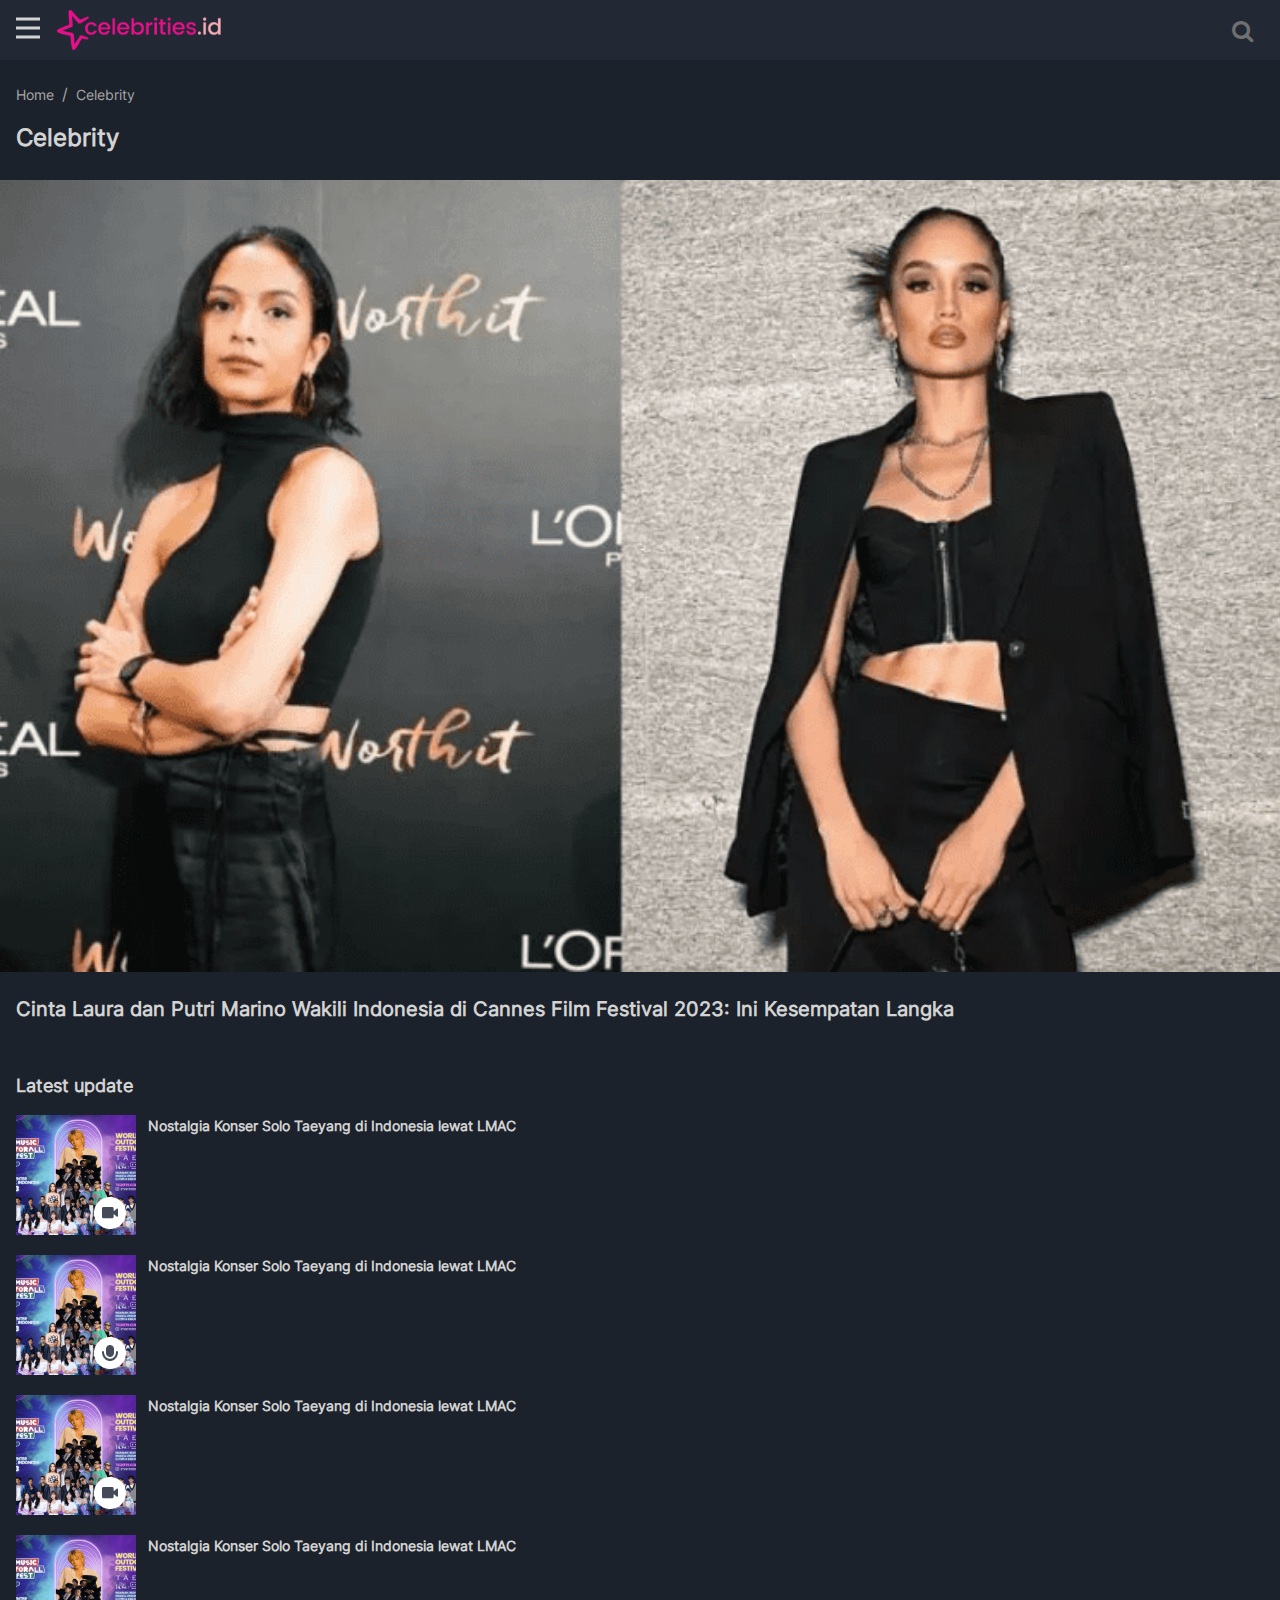
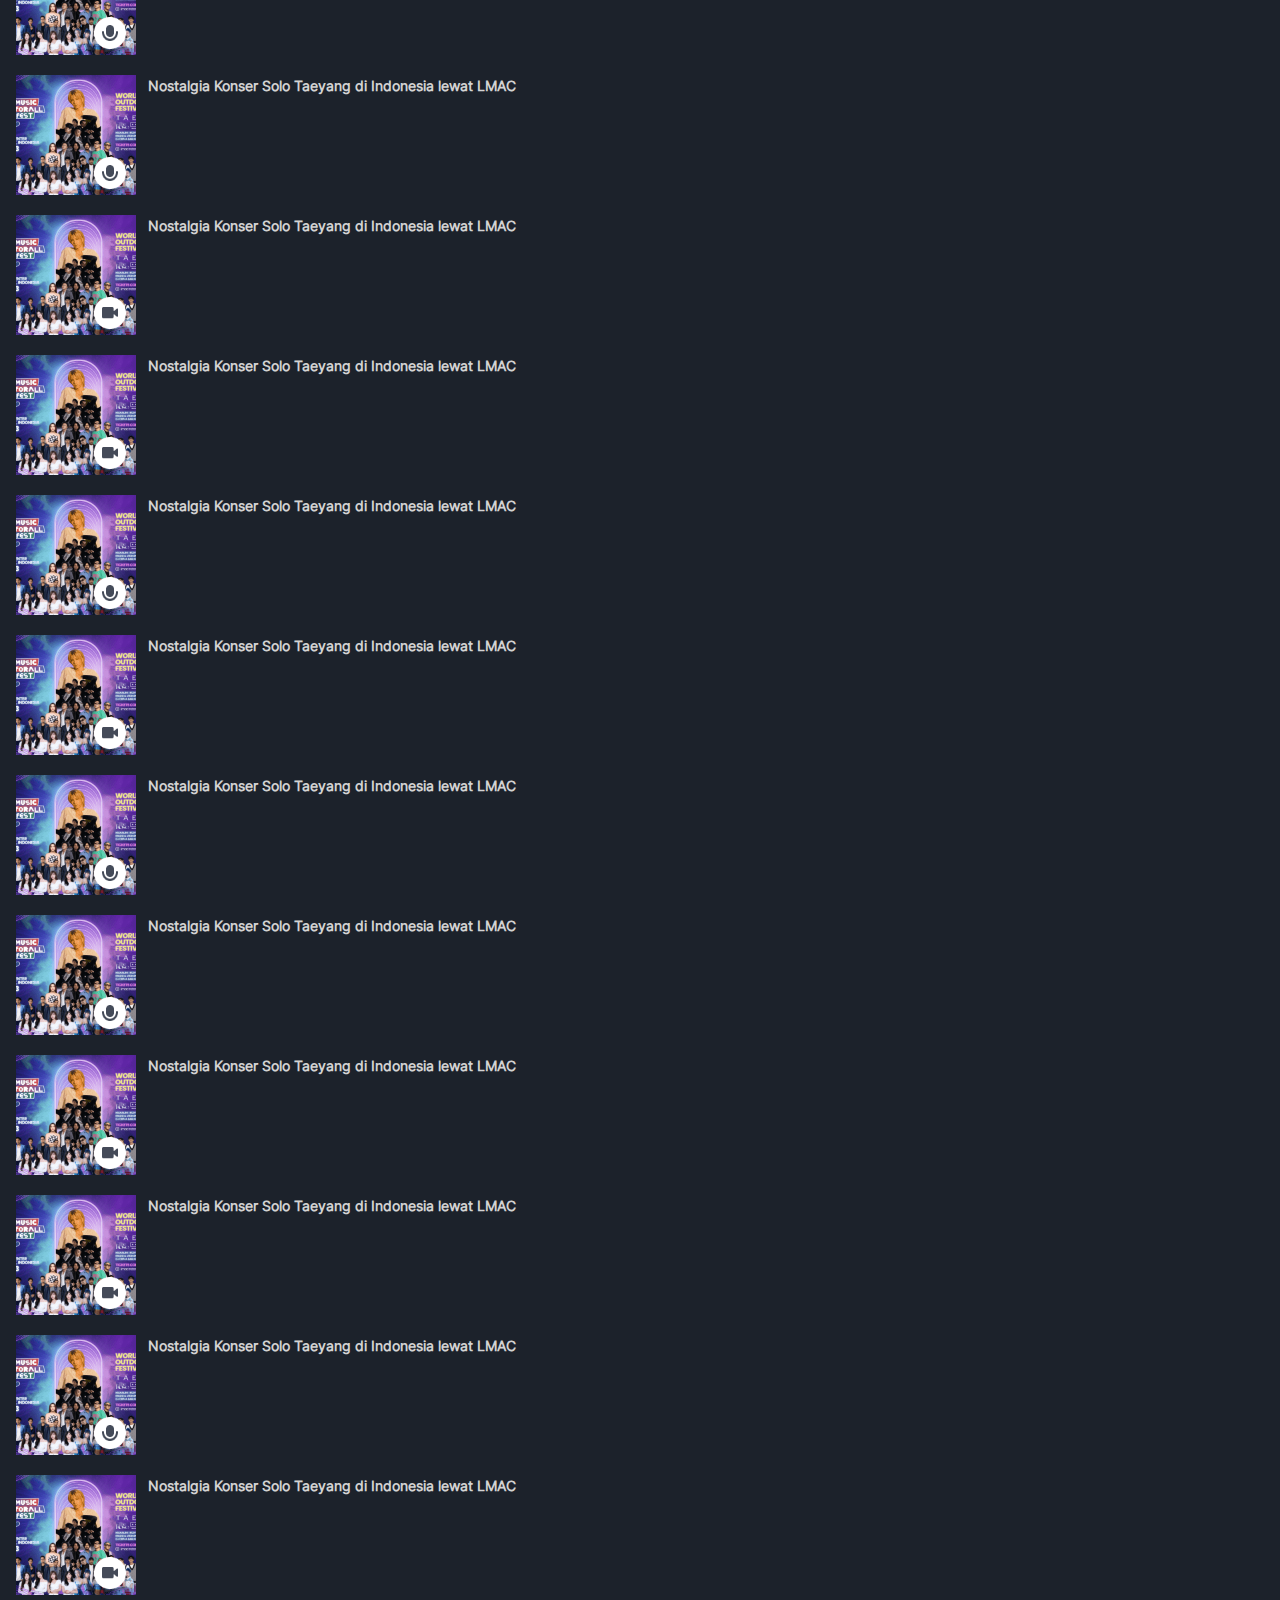
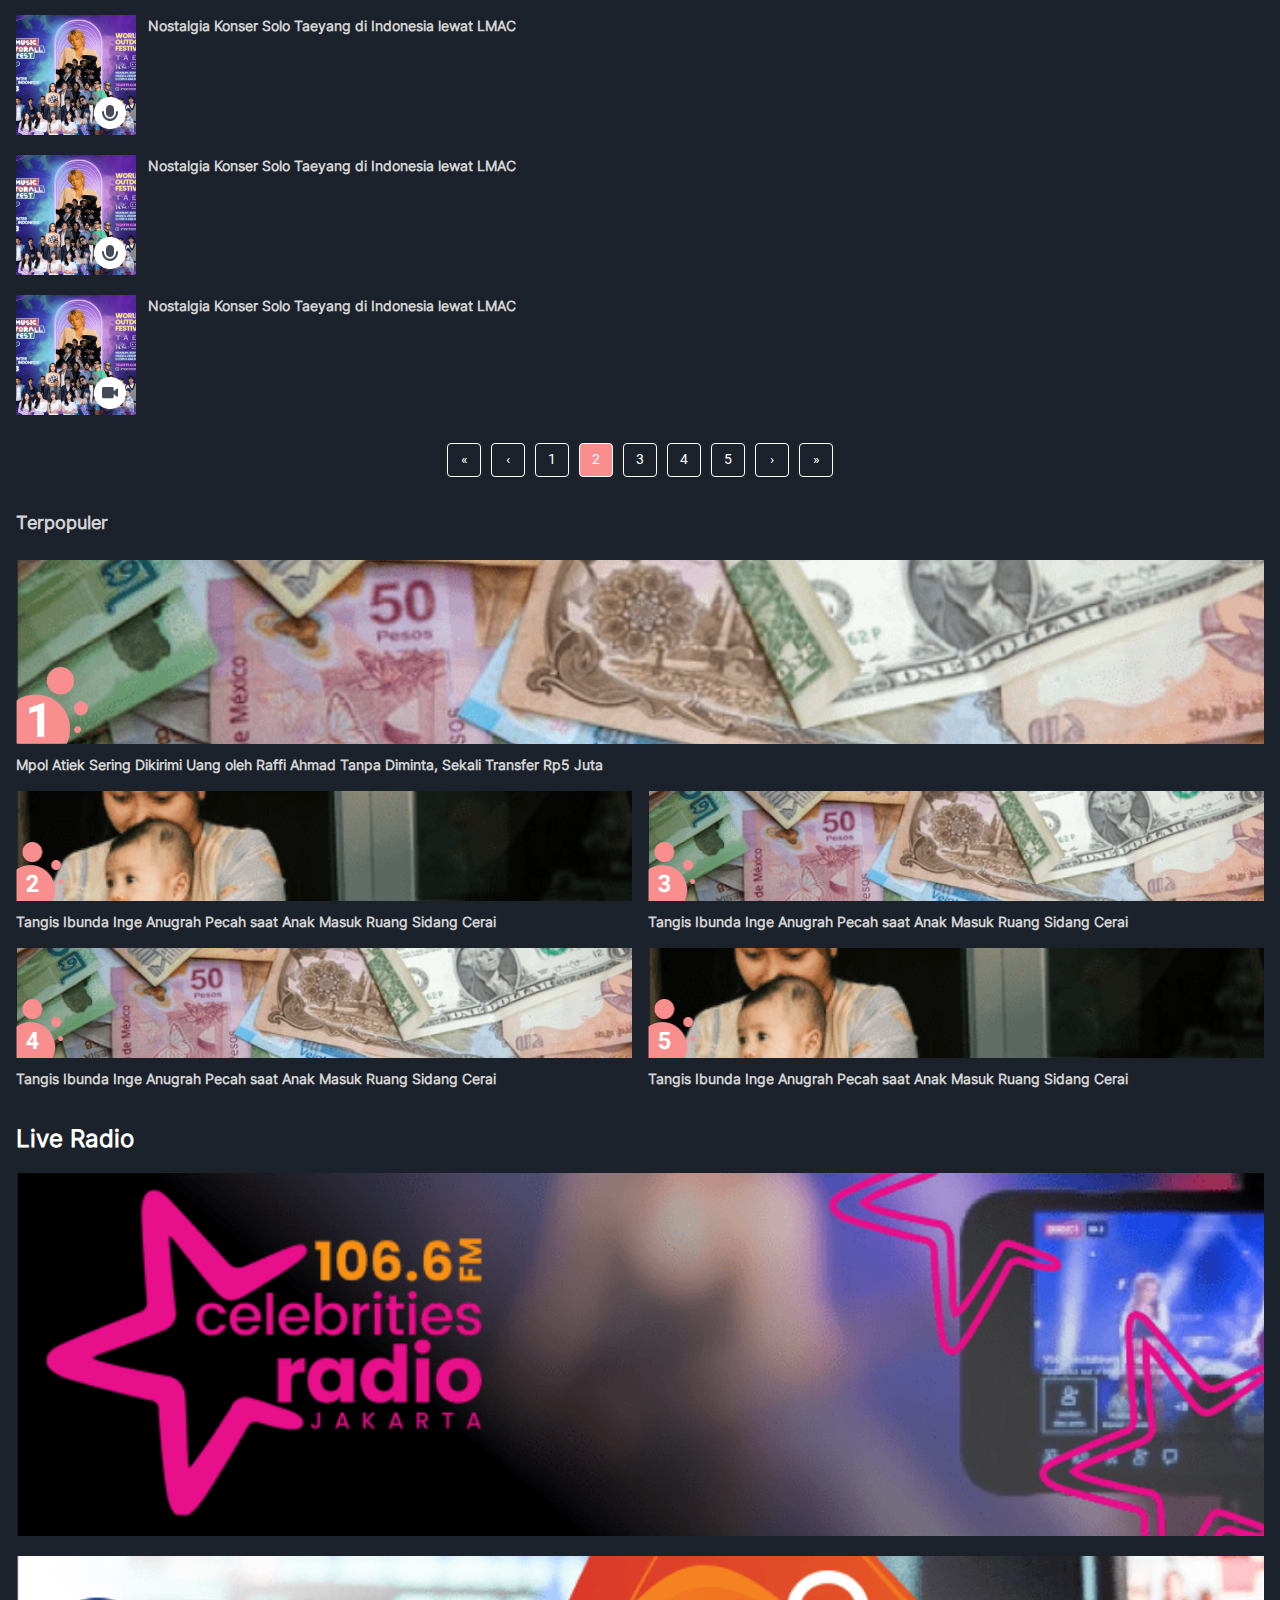
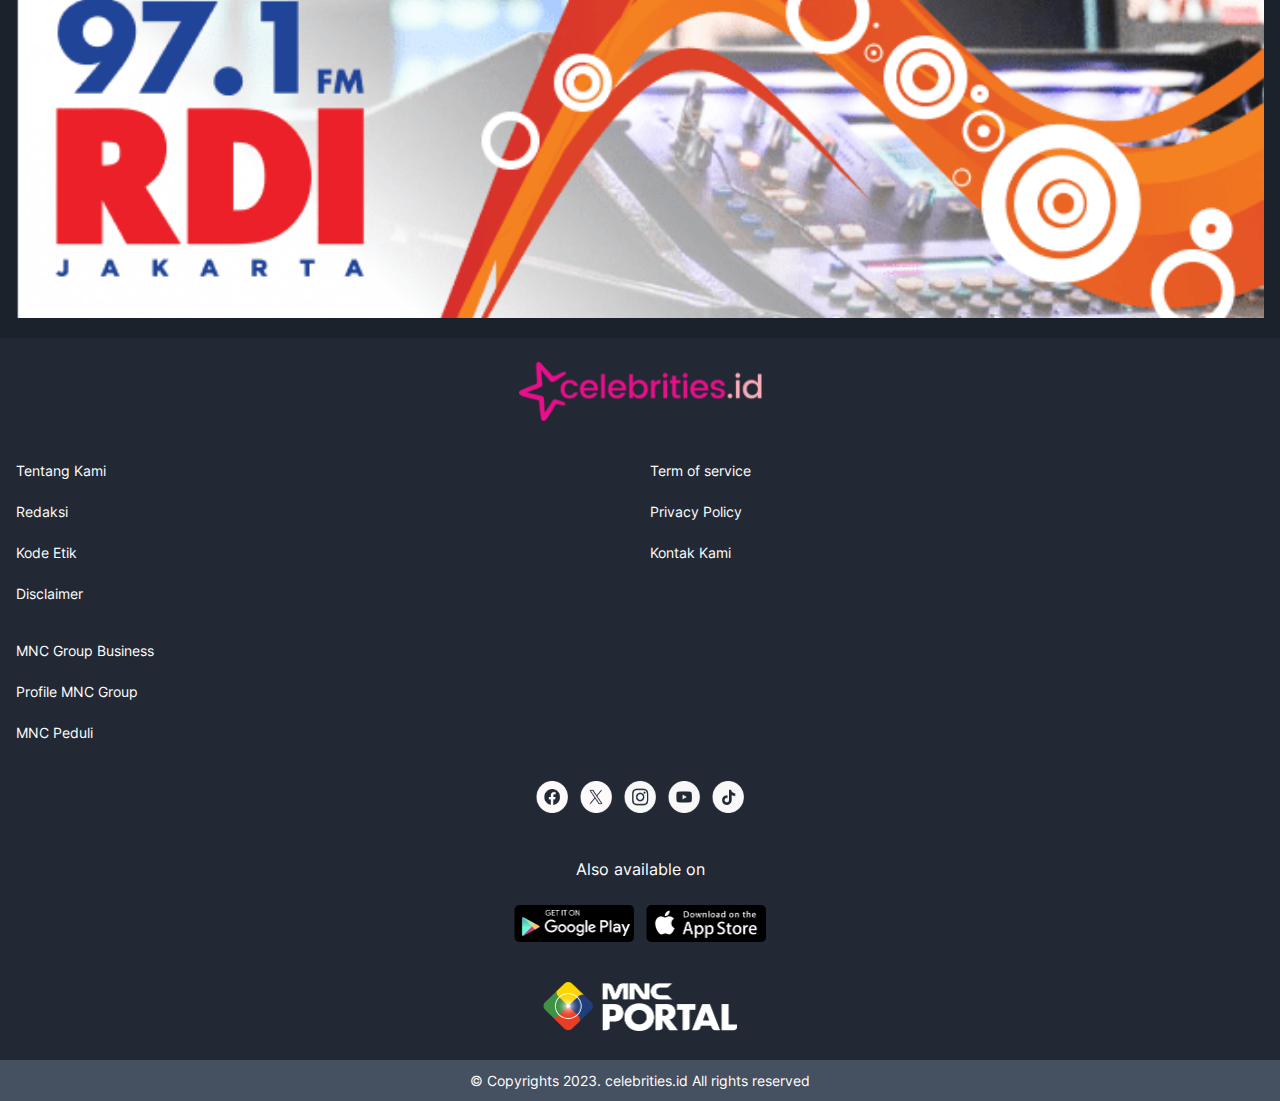
<file: home-mb.html>
<!DOCTYPE html>
<html lang="en">

<head>
   <meta charset="UTF-8">
   <meta name="viewport" content="width=device-width, initial-scale=1.0">
   <title>Celebrities</title>
   <meta name="title" content="Home Page" />
   <meta name="description" content="Celebrities.id" />
   <meta name="Googlebot" content="noindex">
   <link rel="stylesheet" href="./mobile/assets/css/styles.min.css">
   <!-- <link rel="stylesheet" href="./mobile/assets/css/font-awesome.css"> -->
   <!-- <link rel="stylesheet" href="./mobile/assets/css/swiper-bundle.min.css"> -->
   <link rel="stylesheet" href="https://cdnjs.cloudflare.com/ajax/libs/font-awesome/4.7.0/css/font-awesome.css">
   
   <!-- <link rel="stylesheet" href="https://cdn.jsdelivr.net/npm/swiper@9/swiper-bundle.min.css"> -->
</head>

<body>
   <header>
      <div class="top" id="myHeader">
         <button type="button"  class="burger-menu" onclick="openMenu()" aria-label="menu"></button>
         <a href="" class="logo-celeb" aria-label="logo"></a>
         <form action="/search" method="get">
            <div class="search-container">
               <input class="search" placeholder="Search"  type="search" id="searchInput" name="q">
               <i class="fa fa-search"></i>
            </div>
         </form>
      </div>
      <div class="menu-sidebar" style="display: none;" id="mySidebar">
         <button type="button"  class="close-menu" onclick="closeMenu()"aria-label="icon">
            <img src="./mobile/assets/img/icon/close-menu.png" alt="">
         </button>
         <div class="menu-list">

            <div class="icon play"></div>
            <div class="menu">Play</div>

         </div>
         <a class="livestream" href="" aria-label="live streaming">Live Streaming </a>
         <div class="menu-list">
            <div class="icon category"></div>
            <div class="menu">Category</div>
         </div>
         <div class="menu-item-list">
            <a href="" class="menu-item" aria-label="open home">Home</a>
            <a href="" class="menu-item" aria-label="open idol">Idol</a>
            <a href="" class="menu-item" aria-label="open showbiz">Showbiz</a>
            <a href="" class="menu-item" aria-label="open lifestyle"> Lifestyle</a>
            <a href="" class="menu-item" aria-label="open gossip">Gossip</a>
            <a href="" class="menu-item" aria-label="open cinema"> Cinema</a>
            <a href="" class="menu-item" aria-label="open digoyang asik">Digoyang Asik</a>
            <a href="" class="menu-item" aria-label="open quiz">Quiz</a>
         </div>

         <div class="menu-list">
            <div class="icon radio"></div>
            <div class="menu">Radio Streaming</div>
         </div>
         <div class="menu-item-list" style="padding-bottom: 60px;">
            <a href="" class="menu-item" aria-label="open radio celeb">Celebrities Radio 106.6 FM</a>
            <a href="" class="menu-item" aria-label="open rdi">RDI 97.1 FM</a>
         </div>

      </div>
      </div>
   </header>
   <div class="breadcrumb">
      <ul class="breadcrumb-wrap">
         <li><a href="#">Home</a></li>
         <li><a href="#">Celebrity</a></li>
      </ul>
   </div>
   <div class="celebrity">Celebrity</div>
   <div class="headline">
      <div class="headline-img"aria-label="headline">
       <a href="#" aria-label="headline image"> <img src="./mobile/assets/img/headline-img.png" alt=""></a>     
      </div>
      <div class="headline-detail">
       <a href="#" aria-label="headline title">
          <div class="headline-title">
             Cinta Laura dan Putri Marino Wakili Indonesia di Cannes Film Festival 2023: Ini Kesempatan Langka
          </div>
       </a>
      </div>
 
    </div>
  
   <div class="topic-section">
      <div class="title-wrap-topic">
         <div class="title">Latest update</div>
         
      </div>
      <div class="list-content">
         <div class="content-wrap">
            <div class="content-img icon-video">
               <a href="" aria-label="content" role="link">
                  <img src="./mobile/assets/img/img-1.png" alt="">
               </a>
            </div>
            <div class="content-detail">
               <div class="content-title " style="-webkit-box-orient: vertical;">
                  <a href="" aria-label="content" role="link">Nostalgia Konser Solo Taeyang di Indonesia lewat LMAC</a>
               </div>
            </div>
         </div>  
         <div class="content-wrap">
            <div class="content-img icon-audio">
               <a href="" aria-label="content" role="link">
                  <img src="./mobile/assets/img/img-1.png" alt="">
               </a>
            </div>
            <div class="content-detail">
               <div class="content-title " style="-webkit-box-orient: vertical;">
                  <a href="" aria-label="content" role="link">Nostalgia Konser Solo Taeyang di Indonesia lewat LMAC</a>
               </div>
            </div>
         </div> 
         <div class="content-wrap">
            <div class="content-img icon-video">
               <a href="" aria-label="content" role="link">
                  <img src="./mobile/assets/img/img-1.png" alt="">
               </a>
            </div>
            <div class="content-detail">
               <div class="content-title " style="-webkit-box-orient: vertical;">
                  <a href="" aria-label="content" role="link">Nostalgia Konser Solo Taeyang di Indonesia lewat LMAC</a>
               </div>
            </div>
         </div> 
         <div class="content-wrap">
            <div class="content-img icon-audio">
               <a href="" aria-label="content" role="link">
                  <img src="./mobile/assets/img/img-1.png" alt="">
               </a>
            </div>
            <div class="content-detail">
               <div class="content-title " style="-webkit-box-orient: vertical;">
                  <a href="" aria-label="content" role="link">Nostalgia Konser Solo Taeyang di Indonesia lewat LMAC</a>
               </div>
            </div>
         </div>  
         <div class="content-wrap">
            <div class="content-img icon-audio">
               <a href="" aria-label="content" role="link">
                  <img src="./mobile/assets/img/img-1.png" alt="">
               </a>
            </div>
            <div class="content-detail">
               <div class="content-title " style="-webkit-box-orient: vertical;">
                  <a href="" aria-label="content" role="link">Nostalgia Konser Solo Taeyang di Indonesia lewat LMAC</a>
               </div>
            </div>
         </div> 
         <div class="content-wrap">
            <div class="content-img icon-video">
               <a href="" aria-label="content" role="link">
                  <img src="./mobile/assets/img/img-1.png" alt="">
               </a>
            </div>
            <div class="content-detail">
               <div class="content-title " style="-webkit-box-orient: vertical;">
                  <a href="" aria-label="content" role="link">Nostalgia Konser Solo Taeyang di Indonesia lewat LMAC</a>
               </div>
            </div>
         </div>
         <div class="content-wrap">
            <div class="content-img icon-video">
               <a href="" aria-label="content" role="link">
                  <img src="./mobile/assets/img/img-1.png" alt="">
               </a>
            </div>
            <div class="content-detail">
               <div class="content-title " style="-webkit-box-orient: vertical;">
                  <a href="" aria-label="content" role="link">Nostalgia Konser Solo Taeyang di Indonesia lewat LMAC</a>
               </div>
            </div>
         </div>  
         <div class="content-wrap">
            <div class="content-img icon-audio">
               <a href="" aria-label="content" role="link">
                  <img src="./mobile/assets/img/img-1.png" alt="">
               </a>
            </div>
            <div class="content-detail">
               <div class="content-title " style="-webkit-box-orient: vertical;">
                  <a href="" aria-label="content" role="link">Nostalgia Konser Solo Taeyang di Indonesia lewat LMAC</a>
               </div>
            </div>
         </div> 
         <div class="content-wrap">
            <div class="content-img icon-video">
               <a href="" aria-label="content" role="link">
                  <img src="./mobile/assets/img/img-1.png" alt="">
               </a>
            </div>
            <div class="content-detail">
               <div class="content-title " style="-webkit-box-orient: vertical;">
                  <a href="" aria-label="content" role="link">Nostalgia Konser Solo Taeyang di Indonesia lewat LMAC</a>
               </div>
            </div>
         </div> 
         <div class="content-wrap">
            <div class="content-img icon-audio">
               <a href="" aria-label="content" role="link">
                  <img src="./mobile/assets/img/img-1.png" alt="">
               </a>
            </div>
            <div class="content-detail">
               <div class="content-title " style="-webkit-box-orient: vertical;">
                  <a href="" aria-label="content" role="link">Nostalgia Konser Solo Taeyang di Indonesia lewat LMAC</a>
               </div>
            </div>
         </div>  
         <div class="content-wrap">
            <div class="content-img icon-audio">
               <a href="" aria-label="content" role="link">
                  <img src="./mobile/assets/img/img-1.png" alt="">
               </a>
            </div>
            <div class="content-detail">
               <div class="content-title " style="-webkit-box-orient: vertical;">
                  <a href="" aria-label="content" role="link">Nostalgia Konser Solo Taeyang di Indonesia lewat LMAC</a>
               </div>
            </div>
         </div> 
         <div class="content-wrap">
            <div class="content-img icon-video">
               <a href="" aria-label="content" role="link">
                  <img src="./mobile/assets/img/img-1.png" alt="">
               </a>
            </div>
            <div class="content-detail">
               <div class="content-title " style="-webkit-box-orient: vertical;">
                  <a href="" aria-label="content" role="link">Nostalgia Konser Solo Taeyang di Indonesia lewat LMAC</a>
               </div>
            </div>
         </div>
         <div class="content-wrap">
            <div class="content-img icon-video">
               <a href="" aria-label="content" role="link">
                  <img src="./mobile/assets/img/img-1.png" alt="">
               </a>
            </div>
            <div class="content-detail">
               <div class="content-title " style="-webkit-box-orient: vertical;">
                  <a href="" aria-label="content" role="link">Nostalgia Konser Solo Taeyang di Indonesia lewat LMAC</a>
               </div>
            </div>
         </div>  
         <div class="content-wrap">
            <div class="content-img icon-audio">
               <a href="" aria-label="content" role="link">
                  <img src="./mobile/assets/img/img-1.png" alt="">
               </a>
            </div>
            <div class="content-detail">
               <div class="content-title " style="-webkit-box-orient: vertical;">
                  <a href="" aria-label="content" role="link">Nostalgia Konser Solo Taeyang di Indonesia lewat LMAC</a>
               </div>
            </div>
         </div> 
         <div class="content-wrap">
            <div class="content-img icon-video">
               <a href="" aria-label="content" role="link">
                  <img src="./mobile/assets/img/img-1.png" alt="">
               </a>
            </div>
            <div class="content-detail">
               <div class="content-title " style="-webkit-box-orient: vertical;">
                  <a href="" aria-label="content" role="link">Nostalgia Konser Solo Taeyang di Indonesia lewat LMAC</a>
               </div>
            </div>
         </div> 
         <div class="content-wrap">
            <div class="content-img icon-audio">
               <a href="" aria-label="content" role="link">
                  <img src="./mobile/assets/img/img-1.png" alt="">
               </a>
            </div>
            <div class="content-detail">
               <div class="content-title " style="-webkit-box-orient: vertical;">
                  <a href="" aria-label="content" role="link">Nostalgia Konser Solo Taeyang di Indonesia lewat LMAC</a>
               </div>
            </div>
         </div>  
         <div class="content-wrap">
            <div class="content-img icon-audio">
               <a href="" aria-label="content" role="link">
                  <img src="./mobile/assets/img/img-1.png" alt="">
               </a>
            </div>
            <div class="content-detail">
               <div class="content-title " style="-webkit-box-orient: vertical;">
                  <a href="" aria-label="content" role="link">Nostalgia Konser Solo Taeyang di Indonesia lewat LMAC</a>
               </div>
            </div>
         </div> 
         <div class="content-wrap">
            <div class="content-img icon-video">
               <a href="" aria-label="content" role="link">
                  <img src="./mobile/assets/img/img-1.png" alt="">
               </a>
            </div>
            <div class="content-detail">
               <div class="content-title " style="-webkit-box-orient: vertical;">
                  <a href="" aria-label="content" role="link">Nostalgia Konser Solo Taeyang di Indonesia lewat LMAC</a>
               </div>
            </div>
         </div>
      </div>
      <!-- Pagination -->
      <div class="list-kanal" style="margin: 16px 0 -8px 0;">
         <div class="btn-pagination">
            <a href="#" role="button" aria-label="first">
               <span aria-label="true">«</span>
            </a>
         </div>
         <div class="btn-pagination">
            <a href="#" role="button" aria-label="Previous">
                <span aria-hidden="true">‹</span>
            </a>
        </div>
        <div class="btn-pagination ">
            <a href="#" role="button">
               1
            </a>
         </div>
         <div class="btn-pagination active">
            <a href="#" role="button">
               2
            </a>
         </div>
         <div class="btn-pagination ">
            <a href="#" role="button">
               3
            </a>
         </div>
         <div class="btn-pagination ">
            <a href="#" role="button">
               4
            </a>
         </div><div class="btn-pagination ">
            <a href="#" role="button">
               5
            </a>
         </div>
         <div class="btn-pagination">
            <a href="#" role="button" aria-label="First">
                <span aria-hidden="true">›</span>
            </a>
        </div>
        <div class="btn-pagination">
         <a href="#" role="button" aria-label="Last">
             <span aria-hidden="true">»</span>
         </a>
     </div>
      </div>
      <!-- End Pagination -->
   </div>
   <div class="topic-section">
      <div class="title-wrap-topic">
         <div class="title">Terpopuler</div>
      </div>
      <div class="terpopuler-cont">
         <div class="top-item">
            <div class="top-item-img numbering-1">
               <a href="#" aria-label="content" role="link">
               <img src="./mobile/assets/img/img-2.png" alt="">
               </a>
            </div>
            <div class="top-item-detail">
               <a href="" aria-label="content" role="link">
                  <div class="top-item-title">
                     Mpol Atiek Sering Dikirimi Uang oleh Raffi Ahmad Tanpa Diminta, Sekali Transfer Rp5 Juta
                  </div>
               </a>
            </div>            
         </div>
         <div class="bottom-item-wrap">
            <div class="bottom-item">
               <div class="bottom-item-img numbering-2">
                  <a href="#" aria-label="content" role="link">
                     <img src="./mobile/assets/img/img-3.png" alt="">
                  </a>
               </div>
               <div class="bottom-item-detail">
                  <a href="#" aria-label="content" role="link">
                     <div class="bottom-item-title">
                        Tangis Ibunda Inge Anugrah Pecah saat Anak Masuk Ruang Sidang Cerai
                     </div>
                  </a>
               </div>
            </div>
            <div class="bottom-item">
               <div class="bottom-item-img numbering-3">
                  <a href="#" aria-label="content" role="link">
                     <img src="./mobile/assets/img/img-2.png" alt="">
                  </a>
               </div>
               <div class="bottom-item-detail">
                  <a href="#" aria-label="content" role="link">
                     <div class="bottom-item-title">
                        Tangis Ibunda Inge Anugrah Pecah saat Anak Masuk Ruang Sidang Cerai
                     </div>
                  </a>
               </div>
            </div>
         </div>
         <div class="bottom-item-wrap">
            <div class="bottom-item">
               <div class="bottom-item-img numbering-4">
                  <a href="#" aria-label="content" role="link">
                     <img src="./mobile/assets/img/img-2.png" alt="">
                  </a>
               </div>
               <div class="bottom-item-detail">
                  <a href="#" aria-label="content" role="link">
                     <div class="bottom-item-title">
                        Tangis Ibunda Inge Anugrah Pecah saat Anak Masuk Ruang Sidang Cerai
                     </div>
                  </a>
               </div>
            </div>
            <div class="bottom-item">
               <div class="bottom-item-img numbering-5">
                  <a href="#" aria-label="content" role="link">
                     <img src="./mobile/assets/img/img-3.png" alt="">
                  </a>
               </div>
               <div class="bottom-item-detail">
                  <a href="#" aria-label="content" role="link">
                     <div class="bottom-item-title">
                        Tangis Ibunda Inge Anugrah Pecah saat Anak Masuk Ruang Sidang Cerai
                     </div>
                  </a>
               </div>
            </div>
         </div>
        
      </div>
   </div>

   <div class="radio-section">
      <div class="title">Live Radio</div>
      <a href="#" aria-label="next page">
         <img src="./mobile/assets/img/celeb-radio.png" alt="">
      </a>
      <a href="#" aria-label="next page">
         <img src="./mobile/assets/img/rdi-radio.png" alt="">
      </a>
   </div>
  

   <footer>
      <div class="footer-cont">
         <div class="top-footer">
            <img src="./mobile/assets/img/icon/logo-celeb.png" alt="logo">
         </div>
         <div class="center-footer">
            <div class="list-wrap">
               <ul class="list">
                  <li>
                     <a href="#" aria-label="next page">Tentang Kami</a>
                  </li>
                  <li>
                     <a href="#" aria-label="next page">Redaksi</a>
                  </li>
                  <li>
                     <a href="#" aria-label="next page">Kode Etik</a>
                  </li>
                  <li>
                     <a href="#" aria-label="next page">Disclaimer</a>
                  </li>
               </ul>
            </div>
            <div class="list-wrap">
               <ul class="list">
                  <li>
                     <a href="#" aria-label="next page">Term of service</a>
                  </li>
                  <li>
                     <a href="#" aria-label="next page">Privacy Policy</a>
                  </li>
                  <li>
                     <a href="#" aria-label="next page">Kontak Kami</a>
                  </li>
               </ul>
            </div>
         </div>
         <div class="center-footer">
            <div class="list-wrap">
               <ul class="list">
                  <li>
                     <a href="#" aria-label="next page">MNC Group Business</a>
                  </li>
                  <li>
                     <a href="#" aria-label="next page">Profile MNC Group</a>
                  </li>
                  <li>
                     <a href="#" aria-label="next page">MNC Peduli</a>
                  </li>
               </ul>
            </div>
            
         </div>
         <div class="bottom-footer">
            <div class="sosmed-wrap">
               <a href="#" aria-label="next page" class="sosmed">
                  <img src="./mobile/assets/img/icon/icon-fb.png" alt="facebook">
               </a>
               <a href="#" aria-label="next page" class="sosmed">
                  <img src="./mobile/assets/img/icon/icon-twt.png" alt="twitter">
               </a>
               <a href="#" aria-label="next page" class="sosmed">
                  <img src="./mobile/assets/img/icon/icon-ig.png" alt="instagram">
               </a>
               <a href="#" aria-label="next page" class="sosmed">
                  <img src="./mobile/assets/img/icon/icon-yt.png" alt="youtube">
               </a>
               <a href="#" aria-label="next page" class="sosmed">
                  <img src="./mobile/assets/img/icon/icon-tt.png" alt="tiktok">
               </a>
            </div>
            <div class="store-cont">
               <div class="title">Also available on</div>
               <div class="store-wrap">
                  <div class="play-store">
                     <a href="#" aria-label="next page">
                        <img src="./mobile/assets/img/icon/playstore.png" alt="play store">
                     </a>
                  </div>
                  <div class="play-store">
                     <a href="#" aria-label="next page">
                        <img src="./mobile/assets/img/icon/appstore.png" alt="app store">
                     </a>
                  </div>
               </div>
            </div>
            <div class="mpi-logo">
               <img src="./mobile/assets/img/icon/mpi-logo.png" alt="">
            </div>
         </div>
         <div class="copyright">
            © Copyrights 2023. celebrities.id All rights reserved
         </div>
      </div>
   </footer>
   

   <script src="./mobile/assets/js/jquery-3.7.1.min.js"></script>
   <script src="https://cdn.jsdelivr.net/npm/swiper@9/swiper-bundle.min.js"></script>
   <script src="./mobile/assets/js/script.js"></script>
   <script>    
      
      var mySidebar = document.getElementById("mySidebar");
      function openMenu() {
      if (mySidebar.style.display === "block") {
         mySidebar.style.display = "none";
         
      } else {
         mySidebar.style.display = "block";
         
      }
      }
      function closeMenu() {
      mySidebar.style.display = "none";
      $(".top").removeClass("disabled");
      }

      
      
      window.onscroll = function() {myFunction()};
      
      var header = document.getElementById("myHeader");
      var sticky = header.offsetTop;
      
      function myFunction() {
      if (window.pageYOffset > sticky) {
      header.classList.add("sticky");
      } else {
      header.classList.remove("sticky");
      }
      }
   </script>
</body>

</html>
</file>
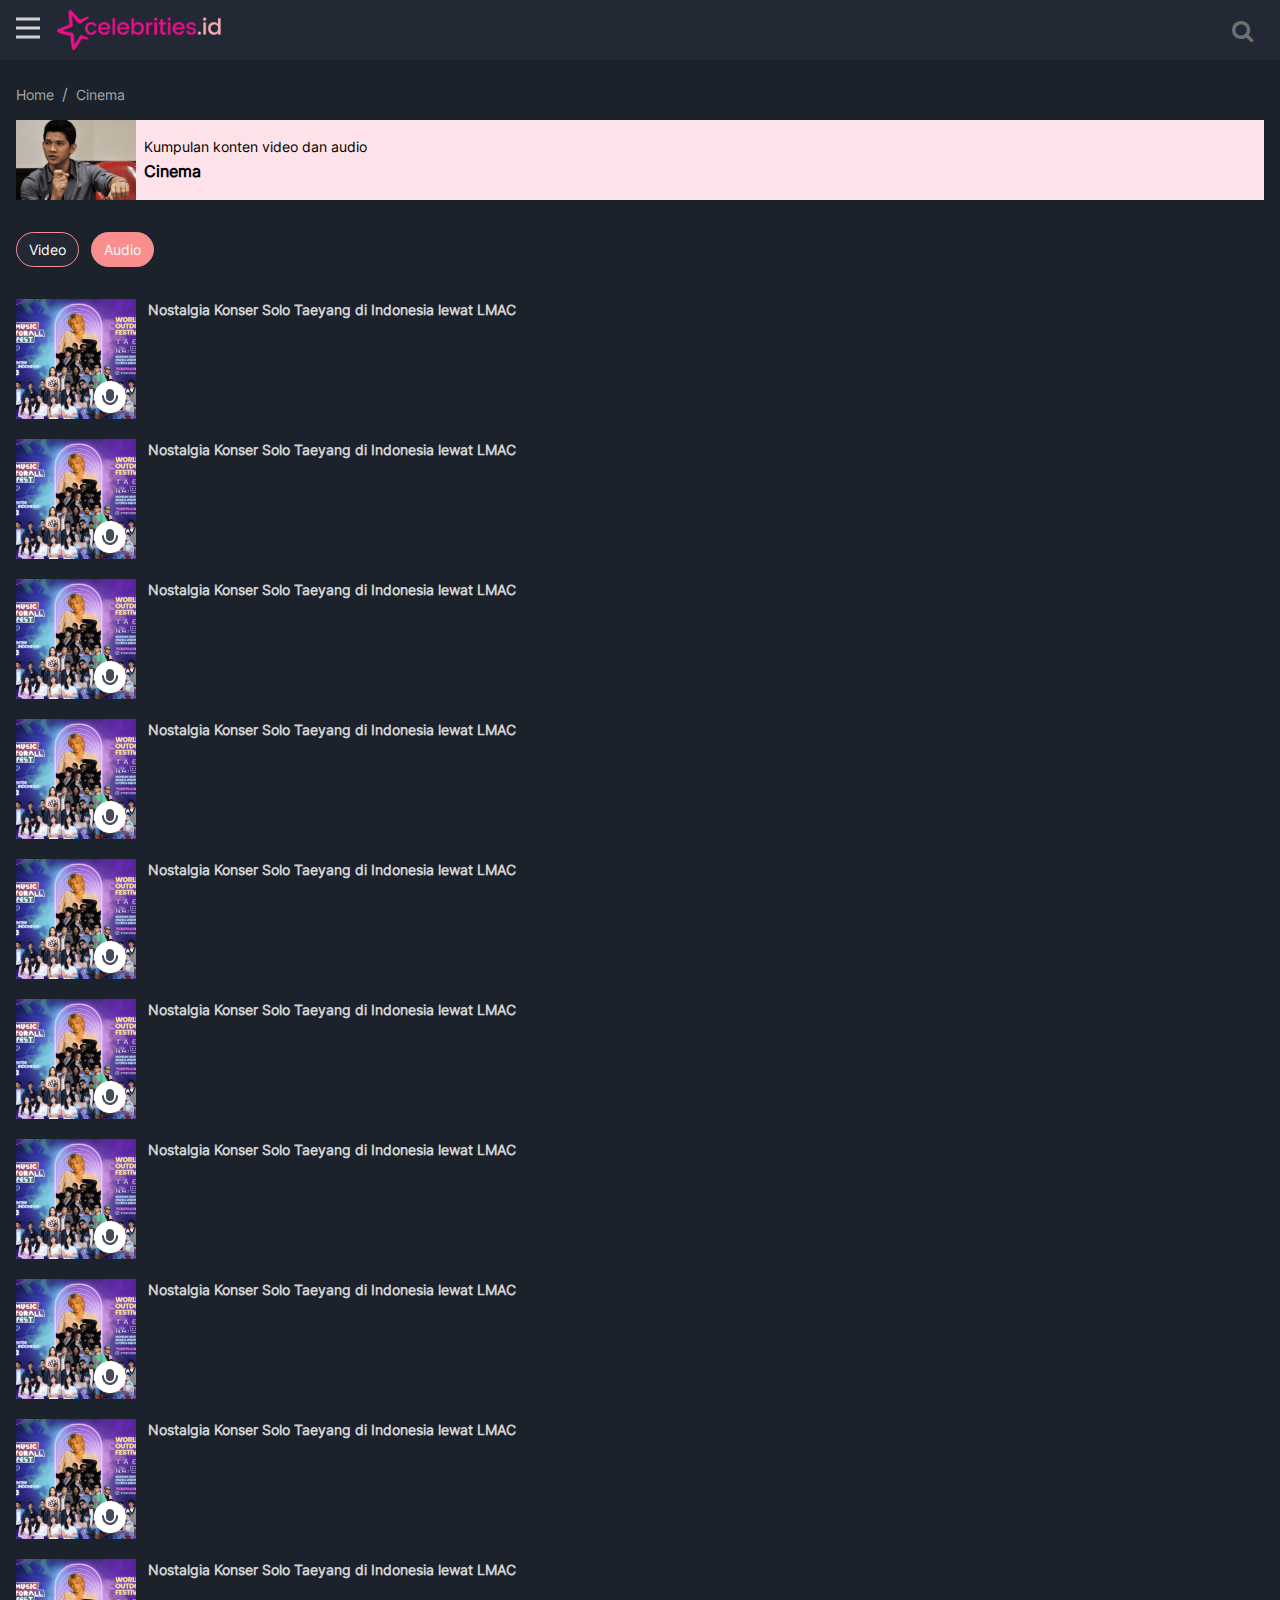
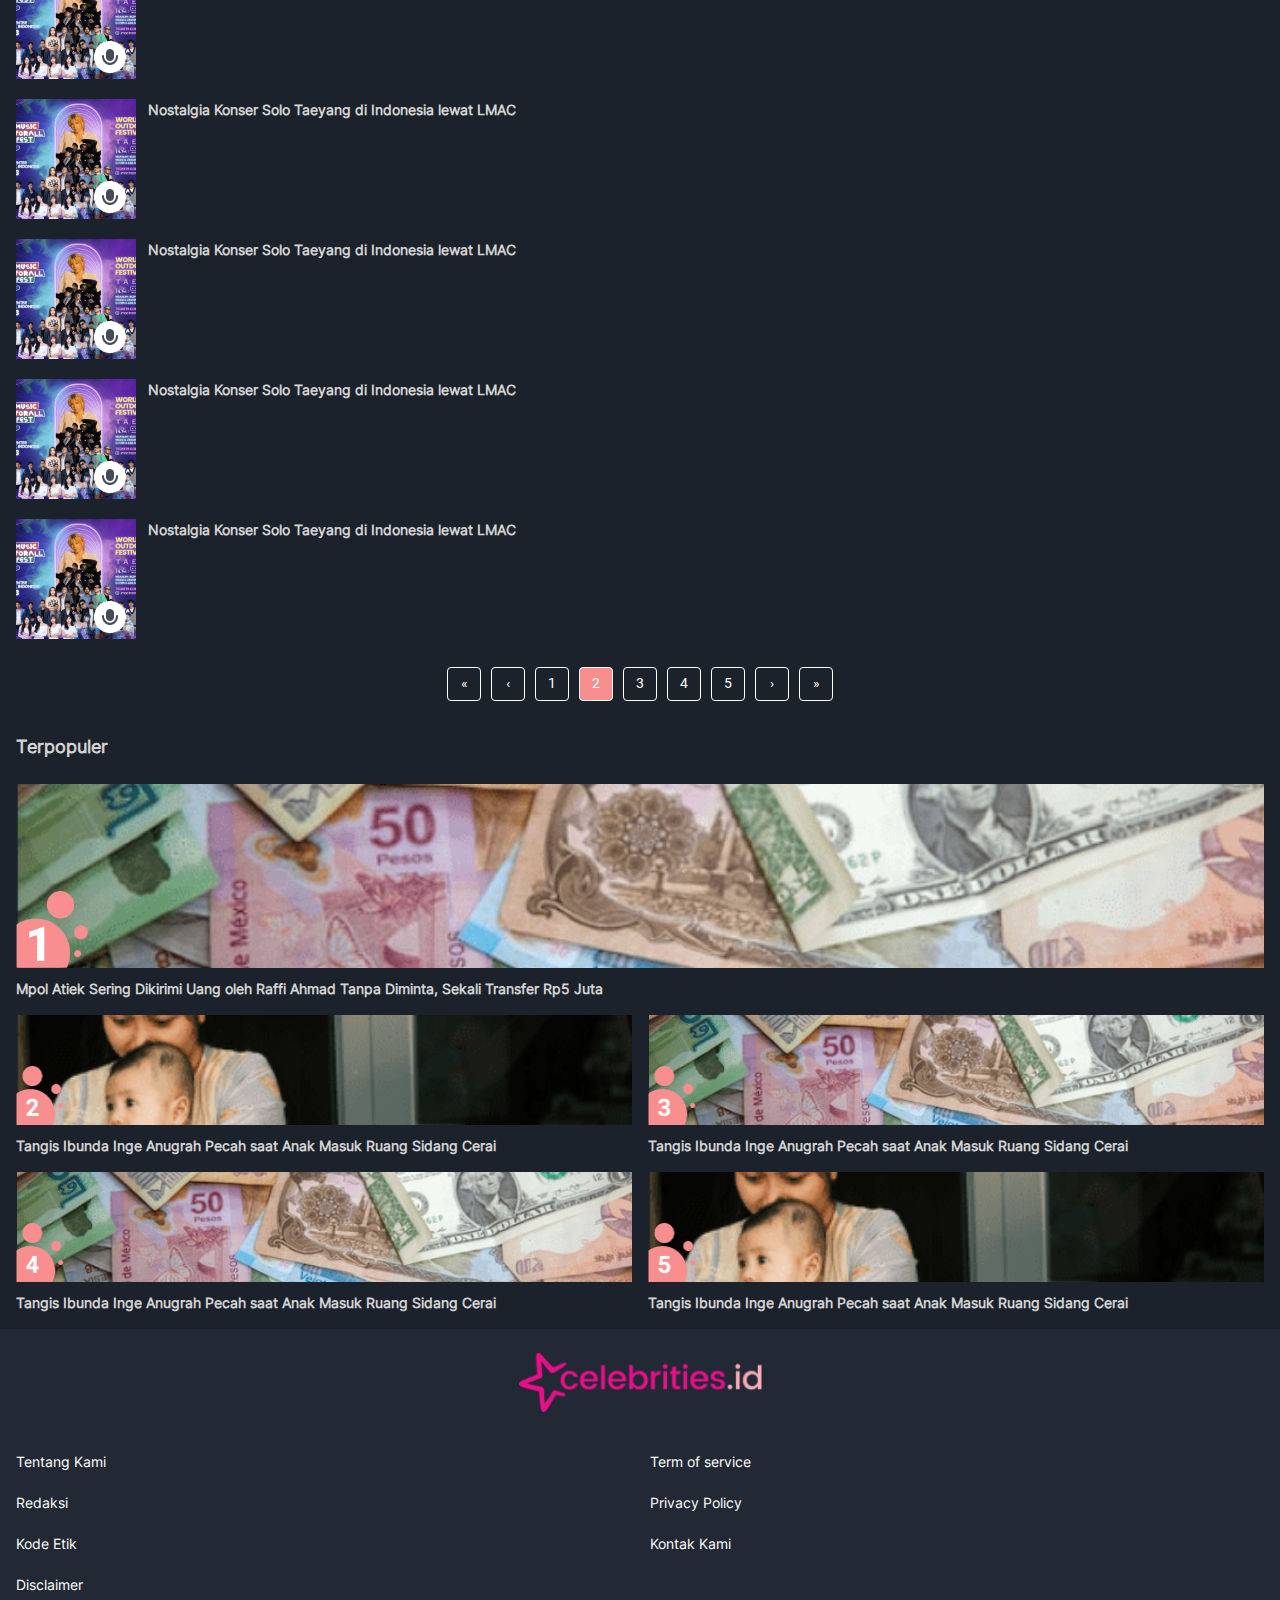
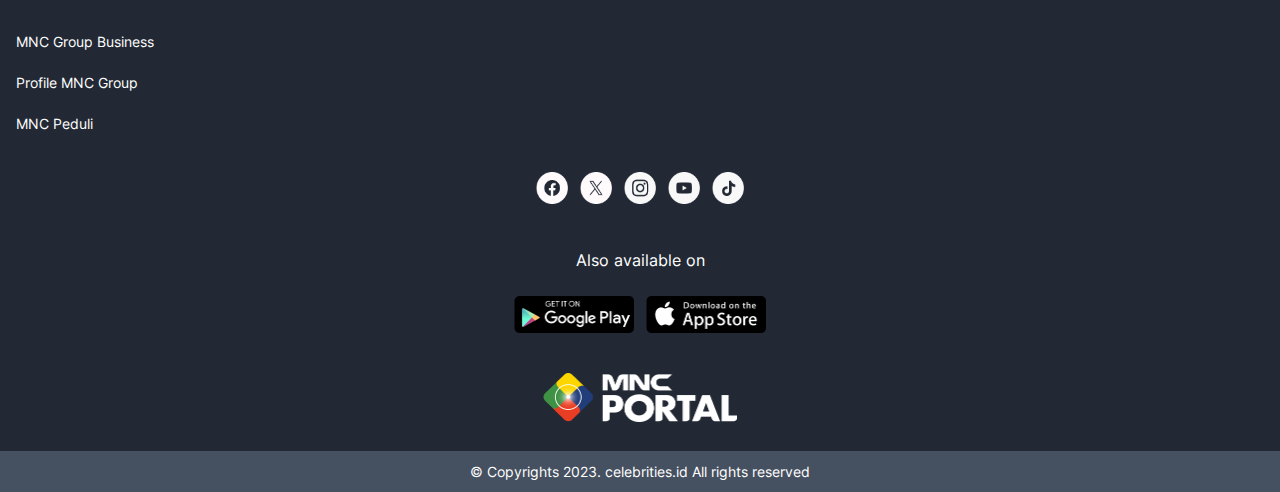
<file: page-tag-audio-mb.html>
<!DOCTYPE html>
<html lang="en">

<head>
   <meta charset="UTF-8">
   <meta name="viewport" content="width=device-width, initial-scale=1.0">
   <title>Celebrities</title>
   <meta name="title" content="Tag Audio" />
   <meta name="description" content="Celebrities.id" />
   <meta name="Googlebot" content="noindex">
   <link rel="stylesheet" href="./mobile/assets/css/styles.min.css">
   <link rel="stylesheet" href="https://cdnjs.cloudflare.com/ajax/libs/font-awesome/4.7.0/css/font-awesome.css">
   
   <link rel="stylesheet" href="https://cdn.jsdelivr.net/npm/swiper@9/swiper-bundle.min.css">
</head>

<body>
   <header>
      <div class="top" id="myHeader">
         <button type="button"  class="burger-menu" onclick="openMenu()" aria-label="menu"></button>
         <a href="" class="logo-celeb" aria-label="logo"></a>
         <form action="/search" method="get">
            <div class="search-container">
               <input class="search" placeholder="Search"  type="search" id="searchInput" name="q">
               <i class="fa fa-search"></i>
            </div>
         </form>
      </div>
      <div class="menu-sidebar" style="display: none;" id="mySidebar">
         <button type="button"  class="close-menu" onclick="closeMenu()"aria-label="icon">
            <img src="./mobile/assets/img/icon/close-menu.png" alt="">
         </button>
         <div class="menu-list">

            <div class="icon play"></div>
            <div class="menu">Play</div>

         </div>
         <a class="livestream" href="" aria-label="live streaming">Live Streaming </a>
         <div class="menu-list">
            <div class="icon category"></div>
            <div class="menu">Category</div>
         </div>
         <div class="menu-item-list">
            <a href="" class="menu-item" aria-label="open home">Home</a>
            <a href="" class="menu-item" aria-label="open idol">Idol</a>
            <a href="" class="menu-item" aria-label="open showbiz">Showbiz</a>
            <a href="" class="menu-item" aria-label="open lifestyle"> Lifestyle</a>
            <a href="" class="menu-item" aria-label="open gossip">Gossip</a>
            <a href="" class="menu-item" aria-label="open cinema"> Cinema</a>
            <a href="" class="menu-item" aria-label="open digoyang asik">Digoyang Asik</a>
            <a href="" class="menu-item" aria-label="open quiz">Quiz</a>
         </div>

         <div class="menu-list">
            <div class="icon radio"></div>
            <div class="menu">Radio Streaming</div>
         </div>
         <div class="menu-item-list" style="padding-bottom: 60px;">
            <a href="" class="menu-item" aria-label="open radio celeb">Celebrities Radio 106.6 FM</a>
            <a href="" class="menu-item" aria-label="open rdi">RDI 97.1 FM</a>
         </div>

      </div>
      </div>
   </header>
   <div class="breadcrumb">
      <ul class="breadcrumb-wrap">
         <li><a href="#">Home</a></li>
         <li><a href="#">Cinema</a></li>
      </ul>
   </div>
   <div class="summary-tag">
      <div class="thumbnail-img">
         <img src="./mobile/assets/img/tag-img.png" alt="">
      </div>
      <div class="content">
         <div class="desc">
            Kumpulan konten video dan audio
         </div>
         <div class="title">Cinema</div>
      </div>
   </div>
   
  
   <div class="topic-section">
      <div class="tag-wrap" style="margin: 16px 0 24px 0;">
         <a href="">
            <div class="tag ">Video</div>
         </a>
         <a href="">
            <div class="tag active">Audio</div>
         </a>       
         
      </div>
      
      <div class="list-content">
         <div class="content-wrap">
            <div class="content-img icon-audio">
               <a href="#" role="link" aria-label="content">
                  <img src="./mobile/assets/img/img-1.png" alt="">
               </a>
            </div>
            <div class="content-detail">
               <div class="content-title " style="-webkit-box-orient: vertical;">
                  <a href="#" role="link" aria-label="content">Nostalgia Konser Solo Taeyang di Indonesia lewat LMAC</a>
               </div>
            </div>
         </div>  
         <div class="content-wrap">
            <div class="content-img icon-audio">
               <a href="#" role="link" aria-label="content">
                  <img src="./mobile/assets/img/img-1.png" alt="">
               </a>
            </div>
            <div class="content-detail">
               <div class="content-title " style="-webkit-box-orient: vertical;">
                  <a href="#" role="link" aria-label="content">Nostalgia Konser Solo Taeyang di Indonesia lewat LMAC</a>
               </div>
            </div>
         </div> 
         <div class="content-wrap">
            <div class="content-img icon-audio">
               <a href="#" role="link" aria-label="content">
                  <img src="./mobile/assets/img/img-1.png" alt="">
               </a>
            </div>
            <div class="content-detail">
               <div class="content-title " style="-webkit-box-orient: vertical;">
                  <a href="#" role="link" aria-label="content">Nostalgia Konser Solo Taeyang di Indonesia lewat LMAC</a>
               </div>
            </div>
         </div> 
         <div class="content-wrap">
            <div class="content-img icon-audio">
               <a href="#" role="link" aria-label="content">
                  <img src="./mobile/assets/img/img-1.png" alt="">
               </a>
            </div>
            <div class="content-detail">
               <div class="content-title " style="-webkit-box-orient: vertical;">
                  <a href="#" role="link" aria-label="content">Nostalgia Konser Solo Taeyang di Indonesia lewat LMAC</a>
               </div>
            </div>
         </div>  
         <div class="content-wrap">
            <div class="content-img icon-audio">
               <a href="#" role="link" aria-label="content">
                  <img src="./mobile/assets/img/img-1.png" alt="">
               </a>
            </div>
            <div class="content-detail">
               <div class="content-title " style="-webkit-box-orient: vertical;">
                  <a href="#" role="link" aria-label="content">Nostalgia Konser Solo Taeyang di Indonesia lewat LMAC</a>
               </div>
            </div>
         </div> 
         <div class="content-wrap">
            <div class="content-img icon-audio">
               <a href="#" role="link" aria-label="content">
                  <img src="./mobile/assets/img/img-1.png" alt="">
               </a>
            </div>
            <div class="content-detail">
               <div class="content-title " style="-webkit-box-orient: vertical;">
                  <a href="#" role="link" aria-label="content">Nostalgia Konser Solo Taeyang di Indonesia lewat LMAC</a>
               </div>
            </div>
         </div>
         <div class="content-wrap">
            <div class="content-img icon-audio">
               <a href="#" role="link" aria-label="content">
                  <img src="./mobile/assets/img/img-1.png" alt="">
               </a>
            </div>
            <div class="content-detail">
               <div class="content-title " style="-webkit-box-orient: vertical;">
                  <a href="#" role="link" aria-label="content">Nostalgia Konser Solo Taeyang di Indonesia lewat LMAC</a>
               </div>
            </div>
         </div>  
         <div class="content-wrap">
            <div class="content-img icon-audio">
               <a href="#" role="link" aria-label="content">
                  <img src="./mobile/assets/img/img-1.png" alt="">
               </a>
            </div>
            <div class="content-detail">
               <div class="content-title " style="-webkit-box-orient: vertical;">
                  <a href="#" role="link" aria-label="content">Nostalgia Konser Solo Taeyang di Indonesia lewat LMAC</a>
               </div>
            </div>
         </div> 
         <div class="content-wrap">
            <div class="content-img icon-audio">
               <a href="#" role="link" aria-label="content">
                  <img src="./mobile/assets/img/img-1.png" alt="">
               </a>
            </div>
            <div class="content-detail">
               <div class="content-title " style="-webkit-box-orient: vertical;">
                  <a href="#" role="link" aria-label="content">Nostalgia Konser Solo Taeyang di Indonesia lewat LMAC</a>
               </div>
            </div>
         </div> 
         <div class="content-wrap">
            <div class="content-img icon-audio">
               <a href="#" role="link" aria-label="content">
                  <img src="./mobile/assets/img/img-1.png" alt="">
               </a>
            </div>
            <div class="content-detail">
               <div class="content-title " style="-webkit-box-orient: vertical;">
                  <a href="#" role="link" aria-label="content">Nostalgia Konser Solo Taeyang di Indonesia lewat LMAC</a>
               </div>
            </div>
         </div>  
         <div class="content-wrap">
            <div class="content-img icon-audio">
               <a href="#" role="link" aria-label="content">
                  <img src="./mobile/assets/img/img-1.png" alt="">
               </a>
            </div>
            <div class="content-detail">
               <div class="content-title " style="-webkit-box-orient: vertical;">
                  <a href="#" role="link" aria-label="content">Nostalgia Konser Solo Taeyang di Indonesia lewat LMAC</a>
               </div>
            </div>
         </div> 
         <div class="content-wrap">
            <div class="content-img icon-audio">
               <a href="#" role="link" aria-label="content">
                  <img src="./mobile/assets/img/img-1.png" alt="">
               </a>
            </div>
            <div class="content-detail">
               <div class="content-title " style="-webkit-box-orient: vertical;">
                  <a href="#" role="link" aria-label="content">Nostalgia Konser Solo Taeyang di Indonesia lewat LMAC</a>
               </div>
            </div>
         </div>   
         <div class="content-wrap">
            <div class="content-img icon-audio">
               <a href="#" role="link" aria-label="content">
                  <img src="./mobile/assets/img/img-1.png" alt="">
               </a>
            </div>
            <div class="content-detail">
               <div class="content-title " style="-webkit-box-orient: vertical;">
                  <a href="#" role="link" aria-label="content">Nostalgia Konser Solo Taeyang di Indonesia lewat LMAC</a>
               </div>
            </div>
         </div> 
         <div class="content-wrap">
            <div class="content-img icon-audio">
               <a href="#" role="link" aria-label="content">
                  <img src="./mobile/assets/img/img-1.png" alt="">
               </a>
            </div>
            <div class="content-detail">
               <div class="content-title " style="-webkit-box-orient: vertical;">
                  <a href="#" role="link" aria-label="content">Nostalgia Konser Solo Taeyang di Indonesia lewat LMAC</a>
               </div>
            </div>
         </div>       
      </div>
       <!-- Pagination -->
       <div class="list-kanal" style="margin: 16px 0 -8px 0;">
         <div class="btn-pagination">
            <a href="#" role="button" aria-label="first">
               <span aria-label="true">«</span>
            </a>
         </div>
         <div class="btn-pagination">
            <a href="#" role="button" aria-label="Previous">
                <span aria-hidden="true">‹</span>
            </a>
        </div>
        <div class="btn-pagination ">
            <a href="#" role="button">
               1
            </a>
         </div>
         <div class="btn-pagination active">
            <a href="#" role="button">
               2
            </a>
         </div>
         <div class="btn-pagination ">
            <a href="#" role="button">
               3
            </a>
         </div>
         <div class="btn-pagination ">
            <a href="#" role="button">
               4
            </a>
         </div><div class="btn-pagination ">
            <a href="#" role="button">
               5
            </a>
         </div>
         <div class="btn-pagination">
            <a href="#" role="button" aria-label="First">
                <span aria-hidden="true">›</span>
            </a>
        </div>
        <div class="btn-pagination">
         <a href="#" role="button" aria-label="Last">
             <span aria-hidden="true">»</span>
         </a>
     </div>
      </div>
      <!-- End Pagination -->

   </div>

   <div class="topic-section">
      <div class="title-wrap-topic">
         <div class="title">Terpopuler</div>
      </div>
      <div class="terpopuler-cont">
         <div class="top-item">
            <div class="top-item-img numbering-1">
               <a href="#" aria-label="content" role="link">
               <img src="./mobile/assets/img/img-2.png" alt="">
               </a>
            </div>
            <div class="top-item-detail">
               <a href="" aria-label="content" role="link">
                  <div class="top-item-title">
                     Mpol Atiek Sering Dikirimi Uang oleh Raffi Ahmad Tanpa Diminta, Sekali Transfer Rp5 Juta
                  </div>
               </a>
            </div>            
         </div>
         <div class="bottom-item-wrap">
            <div class="bottom-item">
               <div class="bottom-item-img numbering-2">
                  <a href="#" aria-label="content" role="link">
                     <img src="./mobile/assets/img/img-3.png" alt="">
                  </a>
               </div>
               <div class="bottom-item-detail">
                  <a href="#" aria-label="content" role="link">
                     <div class="bottom-item-title">
                        Tangis Ibunda Inge Anugrah Pecah saat Anak Masuk Ruang Sidang Cerai
                     </div>
                  </a>
               </div>
            </div>
            <div class="bottom-item">
               <div class="bottom-item-img numbering-3">
                  <a href="#" aria-label="content" role="link">
                     <img src="./mobile/assets/img/img-2.png" alt="">
                  </a>
               </div>
               <div class="bottom-item-detail">
                  <a href="#" aria-label="content" role="link">
                     <div class="bottom-item-title">
                        Tangis Ibunda Inge Anugrah Pecah saat Anak Masuk Ruang Sidang Cerai
                     </div>
                  </a>
               </div>
            </div>
         </div>
         <div class="bottom-item-wrap">
            <div class="bottom-item">
               <div class="bottom-item-img numbering-4">
                  <a href="#" aria-label="content" role="link">
                     <img src="./mobile/assets/img/img-2.png" alt="">
                  </a>
               </div>
               <div class="bottom-item-detail">
                  <a href="#" aria-label="content" role="link">
                     <div class="bottom-item-title">
                        Tangis Ibunda Inge Anugrah Pecah saat Anak Masuk Ruang Sidang Cerai
                     </div>
                  </a>
               </div>
            </div>
            <div class="bottom-item">
               <div class="bottom-item-img numbering-5">
                  <a href="#" aria-label="content" role="link">
                     <img src="./mobile/assets/img/img-3.png" alt="">
                  </a>
               </div>
               <div class="bottom-item-detail">
                  <a href="#" aria-label="content" role="link">
                     <div class="bottom-item-title">
                        Tangis Ibunda Inge Anugrah Pecah saat Anak Masuk Ruang Sidang Cerai
                     </div>
                  </a>
               </div>
            </div>
         </div>
        
      </div>
   </div>
  


   <footer>
      <div class="footer-cont">
         <div class="top-footer">
            <img src="./mobile/assets/img/icon/logo-celeb.png" alt="logo">
         </div>
         <div class="center-footer">
            <div class="list-wrap">
               <ul class="list">
                  <li>
                     <a href="#" aria-label="next page">Tentang Kami</a>
                  </li>
                  <li>
                     <a href="#" aria-label="next page">Redaksi</a>
                  </li>
                  <li>
                     <a href="#" aria-label="next page">Kode Etik</a>
                  </li>
                  <li>
                     <a href="#" aria-label="next page">Disclaimer</a>
                  </li>
               </ul>
            </div>
            <div class="list-wrap">
               <ul class="list">
                  <li>
                     <a href="#" aria-label="next page">Term of service</a>
                  </li>
                  <li>
                     <a href="#" aria-label="next page">Privacy Policy</a>
                  </li>
                  <li>
                     <a href="#" aria-label="next page">Kontak Kami</a>
                  </li>
               </ul>
            </div>
         </div>
         <div class="center-footer">
            <div class="list-wrap">
               <ul class="list">
                  <li>
                     <a href="#" aria-label="next page">MNC Group Business</a>
                  </li>
                  <li>
                     <a href="#" aria-label="next page">Profile MNC Group</a>
                  </li>
                  <li>
                     <a href="#" aria-label="next page">MNC Peduli</a>
                  </li>
               </ul>
            </div>
            
         </div>
         <div class="bottom-footer">
            <div class="sosmed-wrap">
               <a href="#" aria-label="next page" class="sosmed">
                  <img src="./mobile/assets/img/icon/icon-fb.png" alt="facebook">
               </a>
               <a href="#" aria-label="next page" class="sosmed">
                  <img src="./mobile/assets/img/icon/icon-twt.png" alt="twitter">
               </a>
               <a href="#" aria-label="next page" class="sosmed">
                  <img src="./mobile/assets/img/icon/icon-ig.png" alt="instagram">
               </a>
               <a href="#" aria-label="next page" class="sosmed">
                  <img src="./mobile/assets/img/icon/icon-yt.png" alt="youtube">
               </a>
               <a href="#" aria-label="next page" class="sosmed">
                  <img src="./mobile/assets/img/icon/icon-tt.png" alt="tiktok">
               </a>
            </div>
            <div class="store-cont">
               <div class="title">Also available on</div>
               <div class="store-wrap">
                  <div class="play-store">
                     <a href="#" aria-label="next page">
                        <img src="./mobile/assets/img/icon/playstore.png" alt="play store">
                     </a>
                  </div>
                  <div class="play-store">
                     <a href="#" aria-label="next page">
                        <img src="./mobile/assets/img/icon/appstore.png" alt="app store">
                     </a>
                  </div>
               </div>
            </div>
            <div class="mpi-logo">
               <img src="./mobile/assets/img/icon/mpi-logo.png" alt="">
            </div>
         </div>
         <div class="copyright">
            © Copyrights 2023. celebrities.id All rights reserved
         </div>
      </div>
   </footer>
   

   <script src="./mobile/assets/js/jquery-3.7.1.min.js"></script>
   <script src="https://cdn.jsdelivr.net/npm/swiper@9/swiper-bundle.min.js"></script>
   <script src="./mobile/assets/js/script.js"></script>
   <script>    
      
      var mySidebar = document.getElementById("mySidebar");
      function openMenu() {
      if (mySidebar.style.display === "block") {
         mySidebar.style.display = "none";
         
      } else {
         mySidebar.style.display = "block";
         
      }
      }
      function closeMenu() {
      mySidebar.style.display = "none";
      $(".top").removeClass("disabled");
      }

      
      
      window.onscroll = function() {myFunction()};
      
      var header = document.getElementById("myHeader");
      var sticky = header.offsetTop;
      
      function myFunction() {
      if (window.pageYOffset > sticky) {
      header.classList.add("sticky");
      } else {
      header.classList.remove("sticky");
      }
      }
   </script>
</body>

</html>
</file>
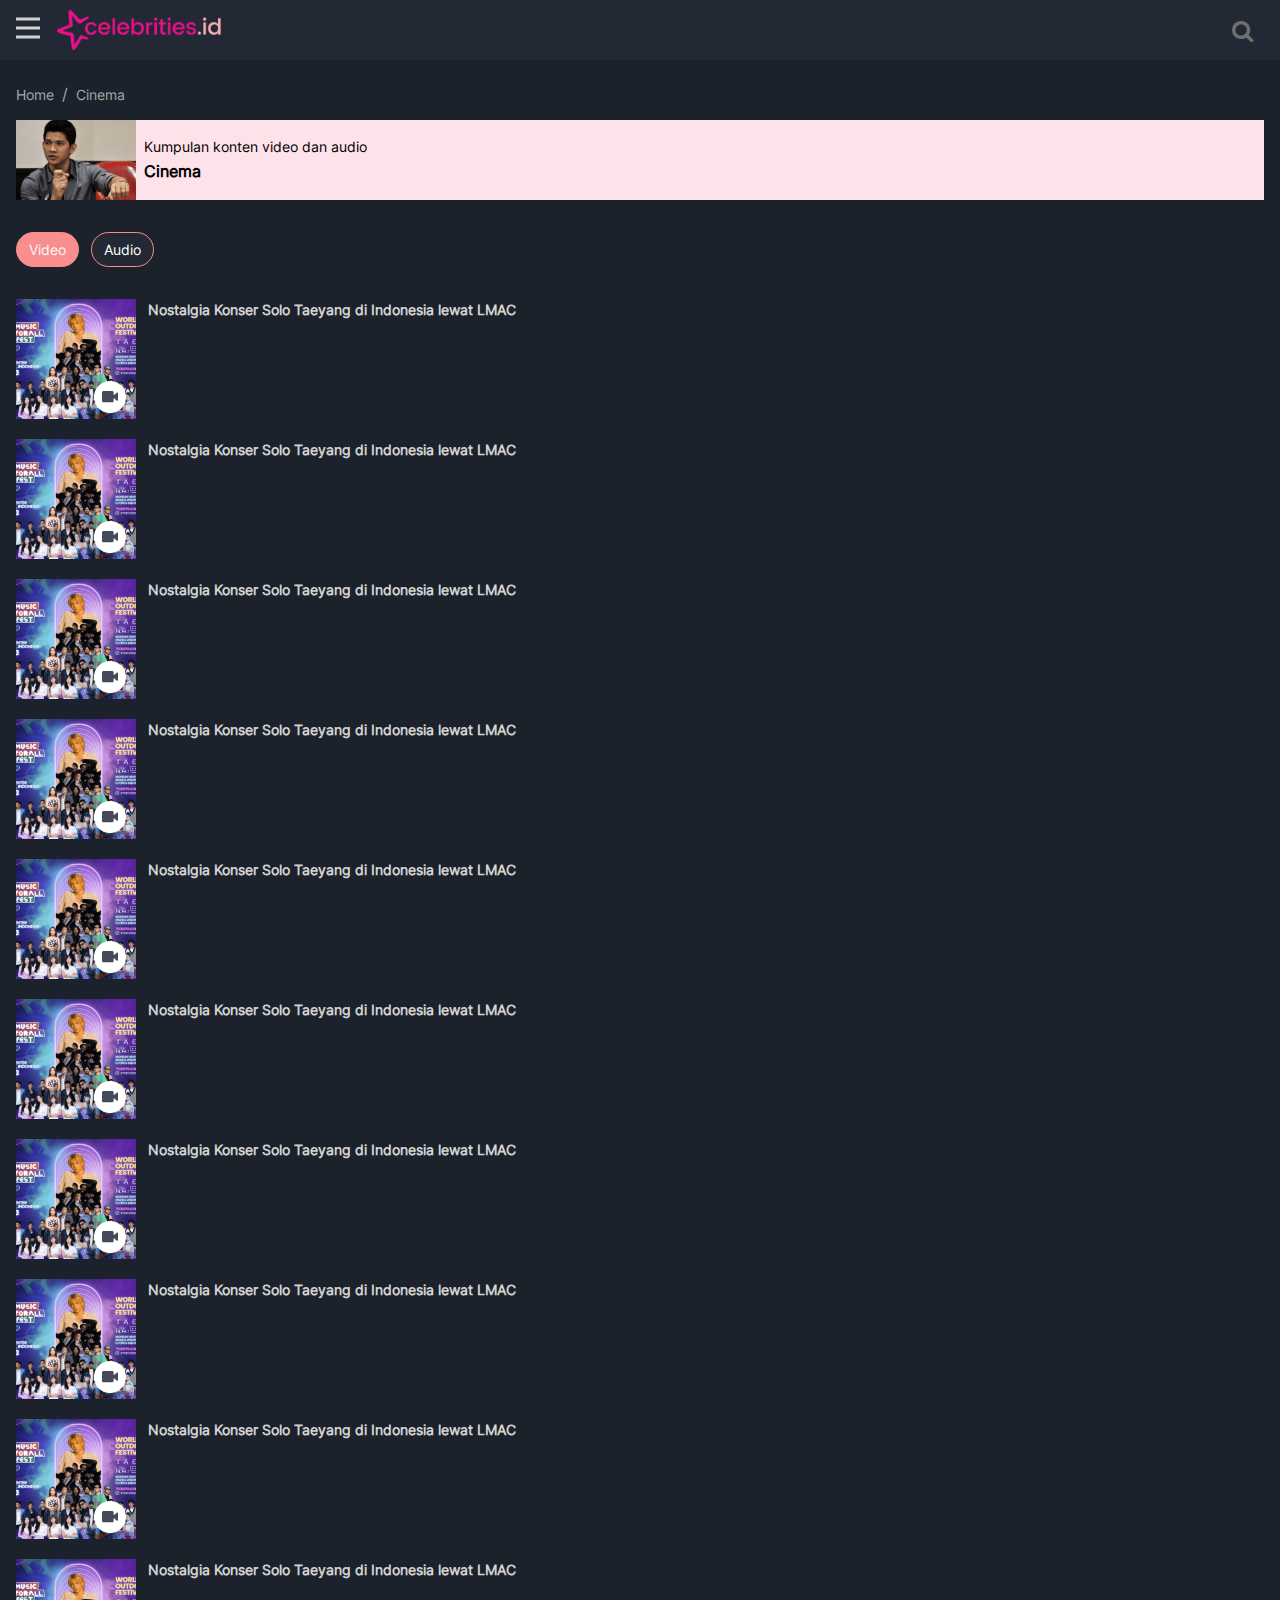
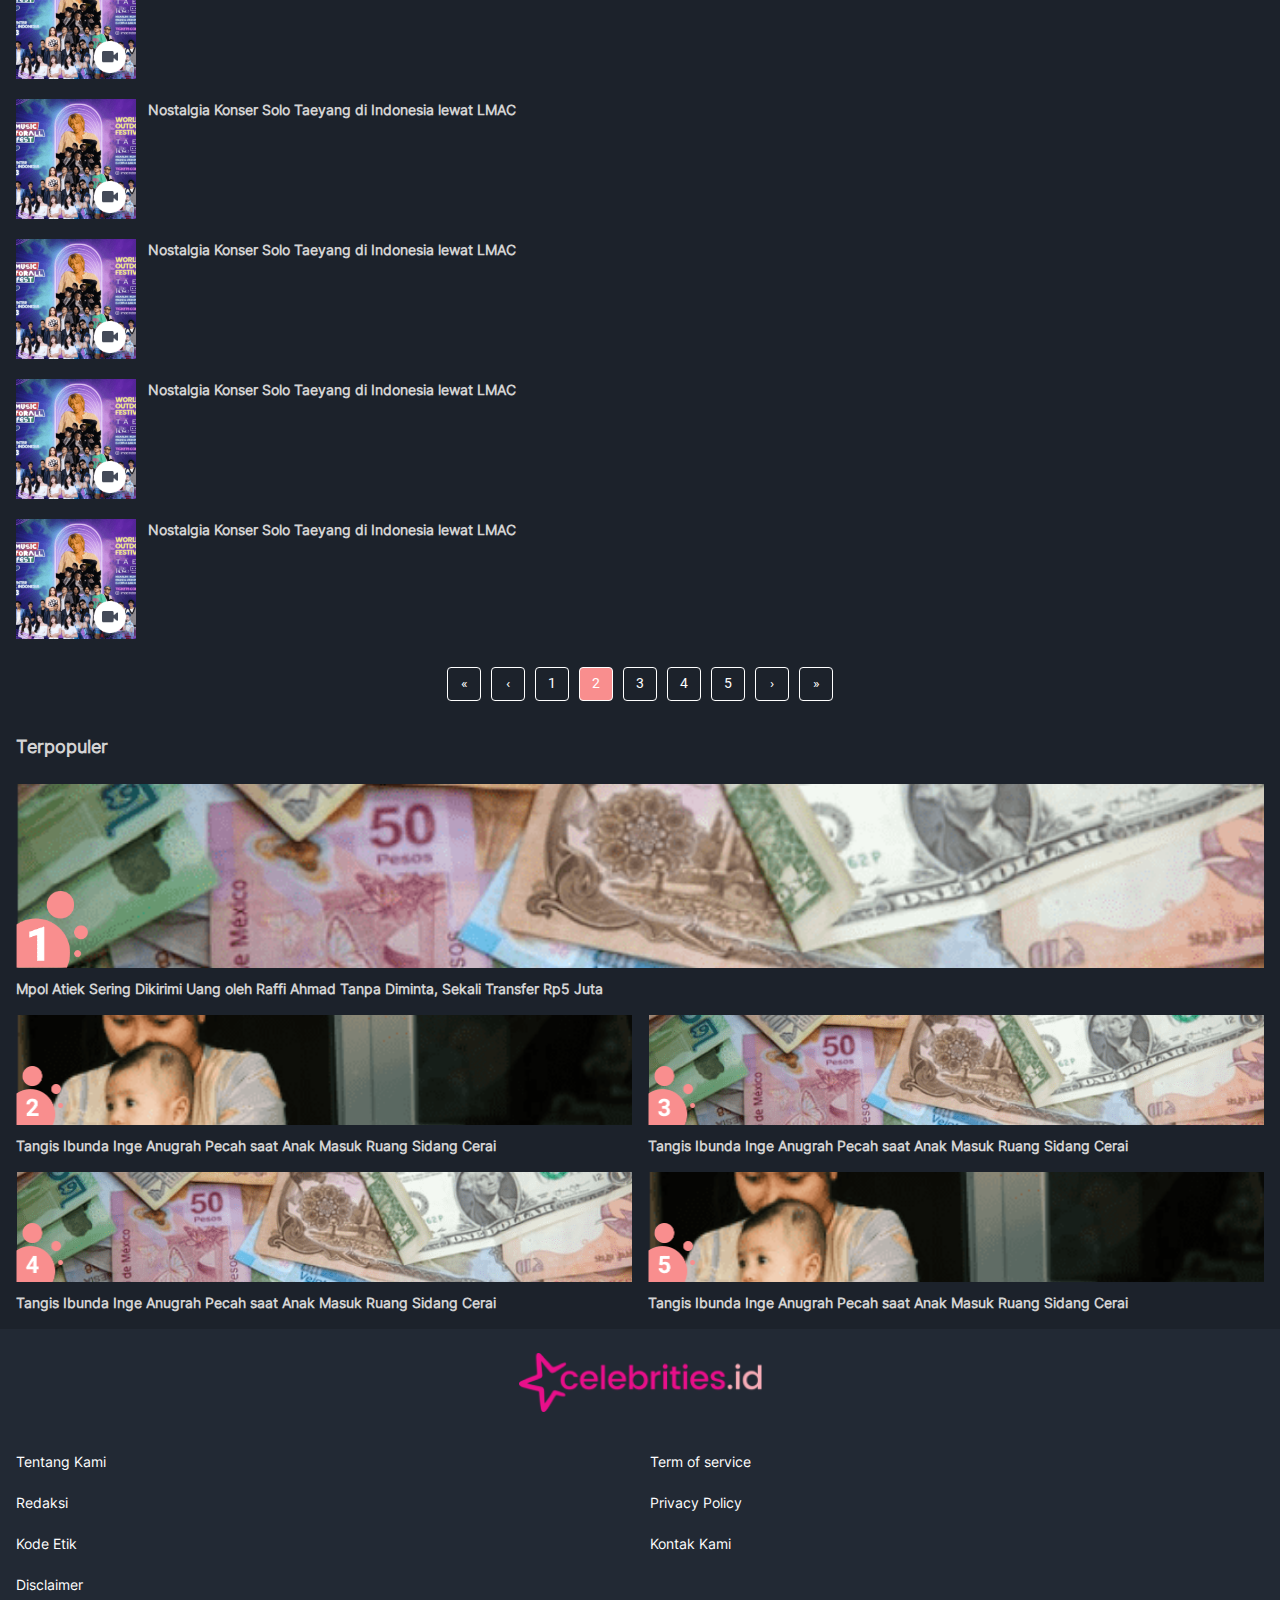
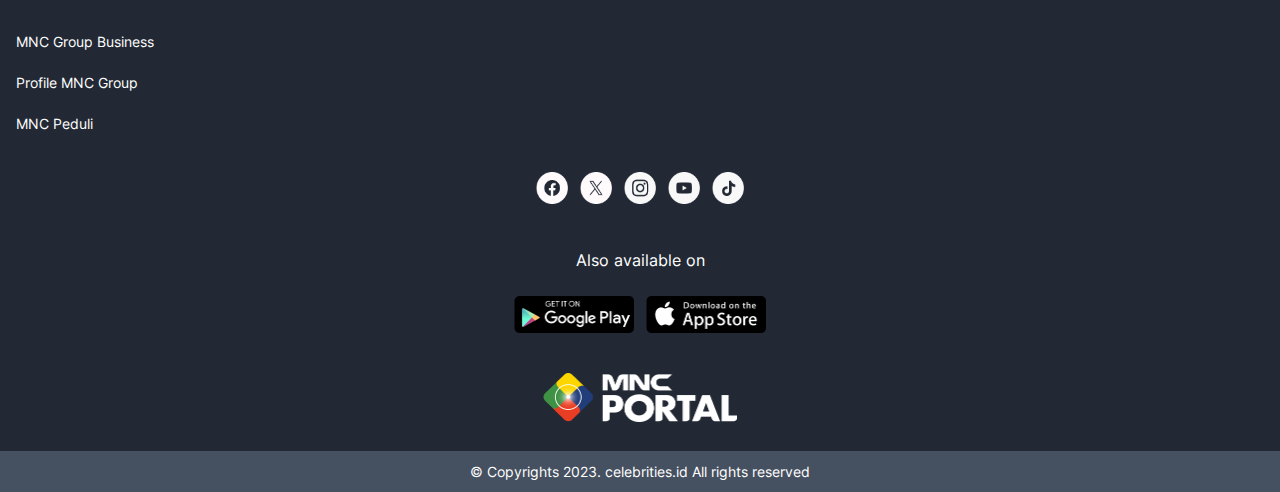
<file: page-tag-video-mb.html>
<!DOCTYPE html>
<html lang="en">

<head>
   <meta charset="UTF-8">
   <meta name="viewport" content="width=device-width, initial-scale=1.0">
   <title>Celebrities</title>
   <meta name="title" content="Tag Video" />
   <meta name="description" content="Celebrities.id" />
   <meta name="Googlebot" content="noindex">
   <link rel="stylesheet" href="./mobile/assets/css/styles.min.css">
   <link rel="stylesheet" href="https://cdnjs.cloudflare.com/ajax/libs/font-awesome/4.7.0/css/font-awesome.css">
   
   <link rel="stylesheet" href="https://cdn.jsdelivr.net/npm/swiper@9/swiper-bundle.min.css">
</head>

<body>
   <header>
      <div class="top" id="myHeader">
         <button type="button"  class="burger-menu" onclick="openMenu()" aria-label="menu"></button>
         <a href="" class="logo-celeb" aria-label="logo"></a>
         <form action="/search" method="get">
            <div class="search-container">
               <input class="search" placeholder="Search"  type="search" id="searchInput" name="q">
               <i class="fa fa-search"></i>
            </div>
         </form>
      </div>
      <div class="menu-sidebar" style="display: none;" id="mySidebar">
         <button type="button"  class="close-menu" onclick="closeMenu()"aria-label="icon">
            <img src="./mobile/assets/img/icon/close-menu.png" alt="">
         </button>
         <div class="menu-list">

            <div class="icon play"></div>
            <div class="menu">Play</div>

         </div>
         <a class="livestream" href="" aria-label="live streaming">Live Streaming </a>
         <div class="menu-list">
            <div class="icon category"></div>
            <div class="menu">Category</div>
         </div>
         <div class="menu-item-list">
            <a href="" class="menu-item" aria-label="open home">Home</a>
            <a href="" class="menu-item" aria-label="open idol">Idol</a>
            <a href="" class="menu-item" aria-label="open showbiz">Showbiz</a>
            <a href="" class="menu-item" aria-label="open lifestyle"> Lifestyle</a>
            <a href="" class="menu-item" aria-label="open gossip">Gossip</a>
            <a href="" class="menu-item" aria-label="open cinema"> Cinema</a>
            <a href="" class="menu-item" aria-label="open digoyang asik">Digoyang Asik</a>
            <a href="" class="menu-item" aria-label="open quiz">Quiz</a>
         </div>

         <div class="menu-list">
            <div class="icon radio"></div>
            <div class="menu">Radio Streaming</div>
         </div>
         <div class="menu-item-list" style="padding-bottom: 60px;">
            <a href="" class="menu-item" aria-label="open radio celeb">Celebrities Radio 106.6 FM</a>
            <a href="" class="menu-item" aria-label="open rdi">RDI 97.1 FM</a>
         </div>

      </div>
      </div>
   </header>
   <div class="breadcrumb">
      <ul class="breadcrumb-wrap">
         <li><a href="#" aria-label="breadcrumb">Home</a></li>
         <li><a href="#" aria-label="breadcrumb">Cinema</a></li>
      </ul>
   </div>
   <div class="summary-tag">
      <div class="thumbnail-img">
         <img src="./mobile/assets/img/tag-img.png" alt="">
      </div>
      <div class="content">
         <div class="desc">
            Kumpulan konten video dan audio
         </div>
         <div class="title">Cinema</div>
      </div>
   </div>
   
  
   <div class="topic-section">
      <div class="tag-wrap" style="margin: 16px 0 24px 0;">
         <a href="">
            <div class="tag active">Video</div>
         </a>
         <a href="">
            <div class="tag">Audio</div>
         </a>
         
         
      </div>
      
      <div class="list-content">
         <div class="content-wrap">
            <div class="content-img icon-video">
               <a href="#" role="link" aria-label="content">
                  <img src="./mobile/assets/img/img-1.png" alt="">
               </a>
            </div>
            <div class="content-detail">
               <div class="content-title " style="-webkit-box-orient: vertical;">
                  <a href="#" role="link" aria-label="content">Nostalgia Konser Solo Taeyang di Indonesia lewat LMAC</a>
               </div>
            </div>
         </div>  
         <div class="content-wrap">
            <div class="content-img icon-video">
               <a href="#" role="link" aria-label="content">
                  <img src="./mobile/assets/img/img-1.png" alt="">
               </a>
            </div>
            <div class="content-detail">
               <div class="content-title " style="-webkit-box-orient: vertical;">
                  <a href="#" role="link" aria-label="content">Nostalgia Konser Solo Taeyang di Indonesia lewat LMAC</a>
               </div>
            </div>
         </div> 
         <div class="content-wrap">
            <div class="content-img icon-video">
               <a href="#" role="link" aria-label="content">
                  <img src="./mobile/assets/img/img-1.png" alt="">
               </a>
            </div>
            <div class="content-detail">
               <div class="content-title " style="-webkit-box-orient: vertical;">
                  <a href="#" role="link" aria-label="content">Nostalgia Konser Solo Taeyang di Indonesia lewat LMAC</a>
               </div>
            </div>
         </div> 
         <div class="content-wrap">
            <div class="content-img icon-video">
               <a href="#" role="link" aria-label="content">
                  <img src="./mobile/assets/img/img-1.png" alt="">
               </a>
            </div>
            <div class="content-detail">
               <div class="content-title " style="-webkit-box-orient: vertical;">
                  <a href="#" role="link" aria-label="content">Nostalgia Konser Solo Taeyang di Indonesia lewat LMAC</a>
               </div>
            </div>
         </div>  
         <div class="content-wrap">
            <div class="content-img icon-video">
               <a href="#" role="link" aria-label="content">
                  <img src="./mobile/assets/img/img-1.png" alt="">
               </a>
            </div>
            <div class="content-detail">
               <div class="content-title " style="-webkit-box-orient: vertical;">
                  <a href="#" role="link" aria-label="content">Nostalgia Konser Solo Taeyang di Indonesia lewat LMAC</a>
               </div>
            </div>
         </div> 
         <div class="content-wrap">
            <div class="content-img icon-video">
               <a href="#" role="link" aria-label="content">
                  <img src="./mobile/assets/img/img-1.png" alt="">
               </a>
            </div>
            <div class="content-detail">
               <div class="content-title " style="-webkit-box-orient: vertical;">
                  <a href="#" role="link" aria-label="content">Nostalgia Konser Solo Taeyang di Indonesia lewat LMAC</a>
               </div>
            </div>
         </div>
         <div class="content-wrap">
            <div class="content-img icon-video">
               <a href="#" role="link" aria-label="content">
                  <img src="./mobile/assets/img/img-1.png" alt="">
               </a>
            </div>
            <div class="content-detail">
               <div class="content-title " style="-webkit-box-orient: vertical;">
                  <a href="#" role="link" aria-label="content">Nostalgia Konser Solo Taeyang di Indonesia lewat LMAC</a>
               </div>
            </div>
         </div>  
         <div class="content-wrap">
            <div class="content-img icon-video">
               <a href="#" role="link" aria-label="content">
                  <img src="./mobile/assets/img/img-1.png" alt="">
               </a>
            </div>
            <div class="content-detail">
               <div class="content-title " style="-webkit-box-orient: vertical;">
                  <a href="#" role="link" aria-label="content">Nostalgia Konser Solo Taeyang di Indonesia lewat LMAC</a>
               </div>
            </div>
         </div> 
         <div class="content-wrap">
            <div class="content-img icon-video">
               <a href="#" role="link" aria-label="content">
                  <img src="./mobile/assets/img/img-1.png" alt="">
               </a>
            </div>
            <div class="content-detail">
               <div class="content-title " style="-webkit-box-orient: vertical;">
                  <a href="#" role="link" aria-label="content">Nostalgia Konser Solo Taeyang di Indonesia lewat LMAC</a>
               </div>
            </div>
         </div> 
         <div class="content-wrap">
            <div class="content-img icon-video">
               <a href="#" role="link" aria-label="content">
                  <img src="./mobile/assets/img/img-1.png" alt="">
               </a>
            </div>
            <div class="content-detail">
               <div class="content-title " style="-webkit-box-orient: vertical;">
                  <a href="#" role="link" aria-label="content">Nostalgia Konser Solo Taeyang di Indonesia lewat LMAC</a>
               </div>
            </div>
         </div>  
         <div class="content-wrap">
            <div class="content-img icon-video">
               <a href="#" role="link" aria-label="content">
                  <img src="./mobile/assets/img/img-1.png" alt="">
               </a>
            </div>
            <div class="content-detail">
               <div class="content-title " style="-webkit-box-orient: vertical;">
                  <a href="#" role="link" aria-label="content">Nostalgia Konser Solo Taeyang di Indonesia lewat LMAC</a>
               </div>
            </div>
         </div> 
         <div class="content-wrap">
            <div class="content-img icon-video">
               <a href="#" role="link" aria-label="content">
                  <img src="./mobile/assets/img/img-1.png" alt="">
               </a>
            </div>
            <div class="content-detail">
               <div class="content-title " style="-webkit-box-orient: vertical;">
                  <a href="#" role="link" aria-label="content">Nostalgia Konser Solo Taeyang di Indonesia lewat LMAC</a>
               </div>
            </div>
         </div>   
         <div class="content-wrap">
            <div class="content-img icon-video">
               <a href="#" role="link" aria-label="content">
                  <img src="./mobile/assets/img/img-1.png" alt="">
               </a>
            </div>
            <div class="content-detail">
               <div class="content-title " style="-webkit-box-orient: vertical;">
                  <a href="#" role="link" aria-label="content">Nostalgia Konser Solo Taeyang di Indonesia lewat LMAC</a>
               </div>
            </div>
         </div> 
         <div class="content-wrap">
            <div class="content-img icon-video">
               <a href="#" role="link" aria-label="content">
                  <img src="./mobile/assets/img/img-1.png" alt="">
               </a>
            </div>
            <div class="content-detail">
               <div class="content-title " style="-webkit-box-orient: vertical;">
                  <a href="#" role="link" aria-label="content">Nostalgia Konser Solo Taeyang di Indonesia lewat LMAC</a>
               </div>
            </div>
         </div>       
      </div>
       <!-- Pagination -->
       <div class="list-kanal" style="margin: 16px 0 -8px 0;">
         <div class="btn-pagination">
            <a href="#" role="button" aria-label="first">
               <span aria-label="true">«</span>
            </a>
         </div>
         <div class="btn-pagination">
            <a href="#" role="button" aria-label="Previous">
                <span aria-hidden="true">‹</span>
            </a>
        </div>
        <div class="btn-pagination ">
            <a href="#" role="button">
               1
            </a>
         </div>
         <div class="btn-pagination active">
            <a href="#" role="button">
               2
            </a>
         </div>
         <div class="btn-pagination ">
            <a href="#" role="button">
               3
            </a>
         </div>
         <div class="btn-pagination ">
            <a href="#" role="button">
               4
            </a>
         </div><div class="btn-pagination ">
            <a href="#" role="button">
               5
            </a>
         </div>
         <div class="btn-pagination">
            <a href="#" role="button" aria-label="First">
                <span aria-hidden="true">›</span>
            </a>
        </div>
        <div class="btn-pagination">
         <a href="#" role="button" aria-label="Last">
             <span aria-hidden="true">»</span>
         </a>
     </div>
      </div>
      <!-- End Pagination -->

   </div>

   <div class="topic-section">
      <div class="title-wrap-topic">
         <div class="title">Terpopuler</div>
      </div>
      <div class="terpopuler-cont">
         <div class="top-item">
            <div class="top-item-img numbering-1">
               <a href="#" aria-label="content" role="link">
               <img src="./mobile/assets/img/img-2.png" alt="">
               </a>
            </div>
            <div class="top-item-detail">
               <a href="" aria-label="content" role="link">
                  <div class="top-item-title">
                     Mpol Atiek Sering Dikirimi Uang oleh Raffi Ahmad Tanpa Diminta, Sekali Transfer Rp5 Juta
                  </div>
               </a>
            </div>            
         </div>
         <div class="bottom-item-wrap">
            <div class="bottom-item">
               <div class="bottom-item-img numbering-2">
                  <a href="#" aria-label="content" role="link">
                     <img src="./mobile/assets/img/img-3.png" alt="">
                  </a>
               </div>
               <div class="bottom-item-detail">
                  <a href="#" aria-label="content" role="link">
                     <div class="bottom-item-title">
                        Tangis Ibunda Inge Anugrah Pecah saat Anak Masuk Ruang Sidang Cerai
                     </div>
                  </a>
               </div>
            </div>
            <div class="bottom-item">
               <div class="bottom-item-img numbering-3">
                  <a href="#" aria-label="content" role="link">
                     <img src="./mobile/assets/img/img-2.png" alt="">
                  </a>
               </div>
               <div class="bottom-item-detail">
                  <a href="#" aria-label="content" role="link">
                     <div class="bottom-item-title">
                        Tangis Ibunda Inge Anugrah Pecah saat Anak Masuk Ruang Sidang Cerai
                     </div>
                  </a>
               </div>
            </div>
         </div>
         <div class="bottom-item-wrap">
            <div class="bottom-item">
               <div class="bottom-item-img numbering-4">
                  <a href="#" aria-label="content" role="link">
                     <img src="./mobile/assets/img/img-2.png" alt="">
                  </a>
               </div>
               <div class="bottom-item-detail">
                  <a href="#" aria-label="content" role="link">
                     <div class="bottom-item-title">
                        Tangis Ibunda Inge Anugrah Pecah saat Anak Masuk Ruang Sidang Cerai
                     </div>
                  </a>
               </div>
            </div>
            <div class="bottom-item">
               <div class="bottom-item-img numbering-5">
                  <a href="#" aria-label="content" role="link">
                     <img src="./mobile/assets/img/img-3.png" alt="">
                  </a>
               </div>
               <div class="bottom-item-detail">
                  <a href="#" aria-label="content" role="link">
                     <div class="bottom-item-title">
                        Tangis Ibunda Inge Anugrah Pecah saat Anak Masuk Ruang Sidang Cerai
                     </div>
                  </a>
               </div>
            </div>
         </div>
        
      </div>
   </div>
  


   <footer>
      <div class="footer-cont">
         <div class="top-footer">
            <img src="./mobile/assets/img/icon/logo-celeb.png" alt="logo">
         </div>
         <div class="center-footer">
            <div class="list-wrap">
               <ul class="list">
                  <li>
                     <a href="#" aria-label="next page">Tentang Kami</a>
                  </li>
                  <li>
                     <a href="#" aria-label="next page">Redaksi</a>
                  </li>
                  <li>
                     <a href="#" aria-label="next page">Kode Etik</a>
                  </li>
                  <li>
                     <a href="#" aria-label="next page">Disclaimer</a>
                  </li>
               </ul>
            </div>
            <div class="list-wrap">
               <ul class="list">
                  <li>
                     <a href="#" aria-label="next page">Term of service</a>
                  </li>
                  <li>
                     <a href="#" aria-label="next page">Privacy Policy</a>
                  </li>
                  <li>
                     <a href="#" aria-label="next page">Kontak Kami</a>
                  </li>
               </ul>
            </div>
         </div>
         <div class="center-footer">
            <div class="list-wrap">
               <ul class="list">
                  <li>
                     <a href="#" aria-label="next page">MNC Group Business</a>
                  </li>
                  <li>
                     <a href="#" aria-label="next page">Profile MNC Group</a>
                  </li>
                  <li>
                     <a href="#" aria-label="next page">MNC Peduli</a>
                  </li>
               </ul>
            </div>
            
         </div>
         <div class="bottom-footer">
            <div class="sosmed-wrap">
               <a href="#" aria-label="next page" class="sosmed">
                  <img src="./mobile/assets/img/icon/icon-fb.png" alt="facebook">
               </a>
               <a href="#" aria-label="next page" class="sosmed">
                  <img src="./mobile/assets/img/icon/icon-twt.png" alt="twitter">
               </a>
               <a href="#" aria-label="next page" class="sosmed">
                  <img src="./mobile/assets/img/icon/icon-ig.png" alt="instagram">
               </a>
               <a href="#" aria-label="next page" class="sosmed">
                  <img src="./mobile/assets/img/icon/icon-yt.png" alt="youtube">
               </a>
               <a href="#" aria-label="next page" class="sosmed">
                  <img src="./mobile/assets/img/icon/icon-tt.png" alt="tiktok">
               </a>
            </div>
            <div class="store-cont">
               <div class="title">Also available on</div>
               <div class="store-wrap">
                  <div class="play-store">
                     <a href="#" aria-label="next page">
                        <img src="./mobile/assets/img/icon/playstore.png" alt="play store">
                     </a>
                  </div>
                  <div class="play-store">
                     <a href="#" aria-label="next page">
                        <img src="./mobile/assets/img/icon/appstore.png" alt="app store">
                     </a>
                  </div>
               </div>
            </div>
            <div class="mpi-logo">
               <img src="./mobile/assets/img/icon/mpi-logo.png" alt="">
            </div>
         </div>
         <div class="copyright">
            © Copyrights 2023. celebrities.id All rights reserved
         </div>
      </div>
   </footer>
   

   <script src="./mobile/assets/js/jquery-3.7.1.min.js"></script>
   <script src="https://cdn.jsdelivr.net/npm/swiper@9/swiper-bundle.min.js"></script>
   <script src="./mobile/assets/js/script.js"></script>
   <script>    
      
      var mySidebar = document.getElementById("mySidebar");
      function openMenu() {
      if (mySidebar.style.display === "block") {
         mySidebar.style.display = "none";
         
      } else {
         mySidebar.style.display = "block";
         
      }
      }
      function closeMenu() {
      mySidebar.style.display = "none";
      $(".top").removeClass("disabled");
      }

      
      
      window.onscroll = function() {myFunction()};
      
      var header = document.getElementById("myHeader");
      var sticky = header.offsetTop;
      
      function myFunction() {
      if (window.pageYOffset > sticky) {
      header.classList.add("sticky");
      } else {
      header.classList.remove("sticky");
      }
      }
   </script>
</body>

</html>
</file>
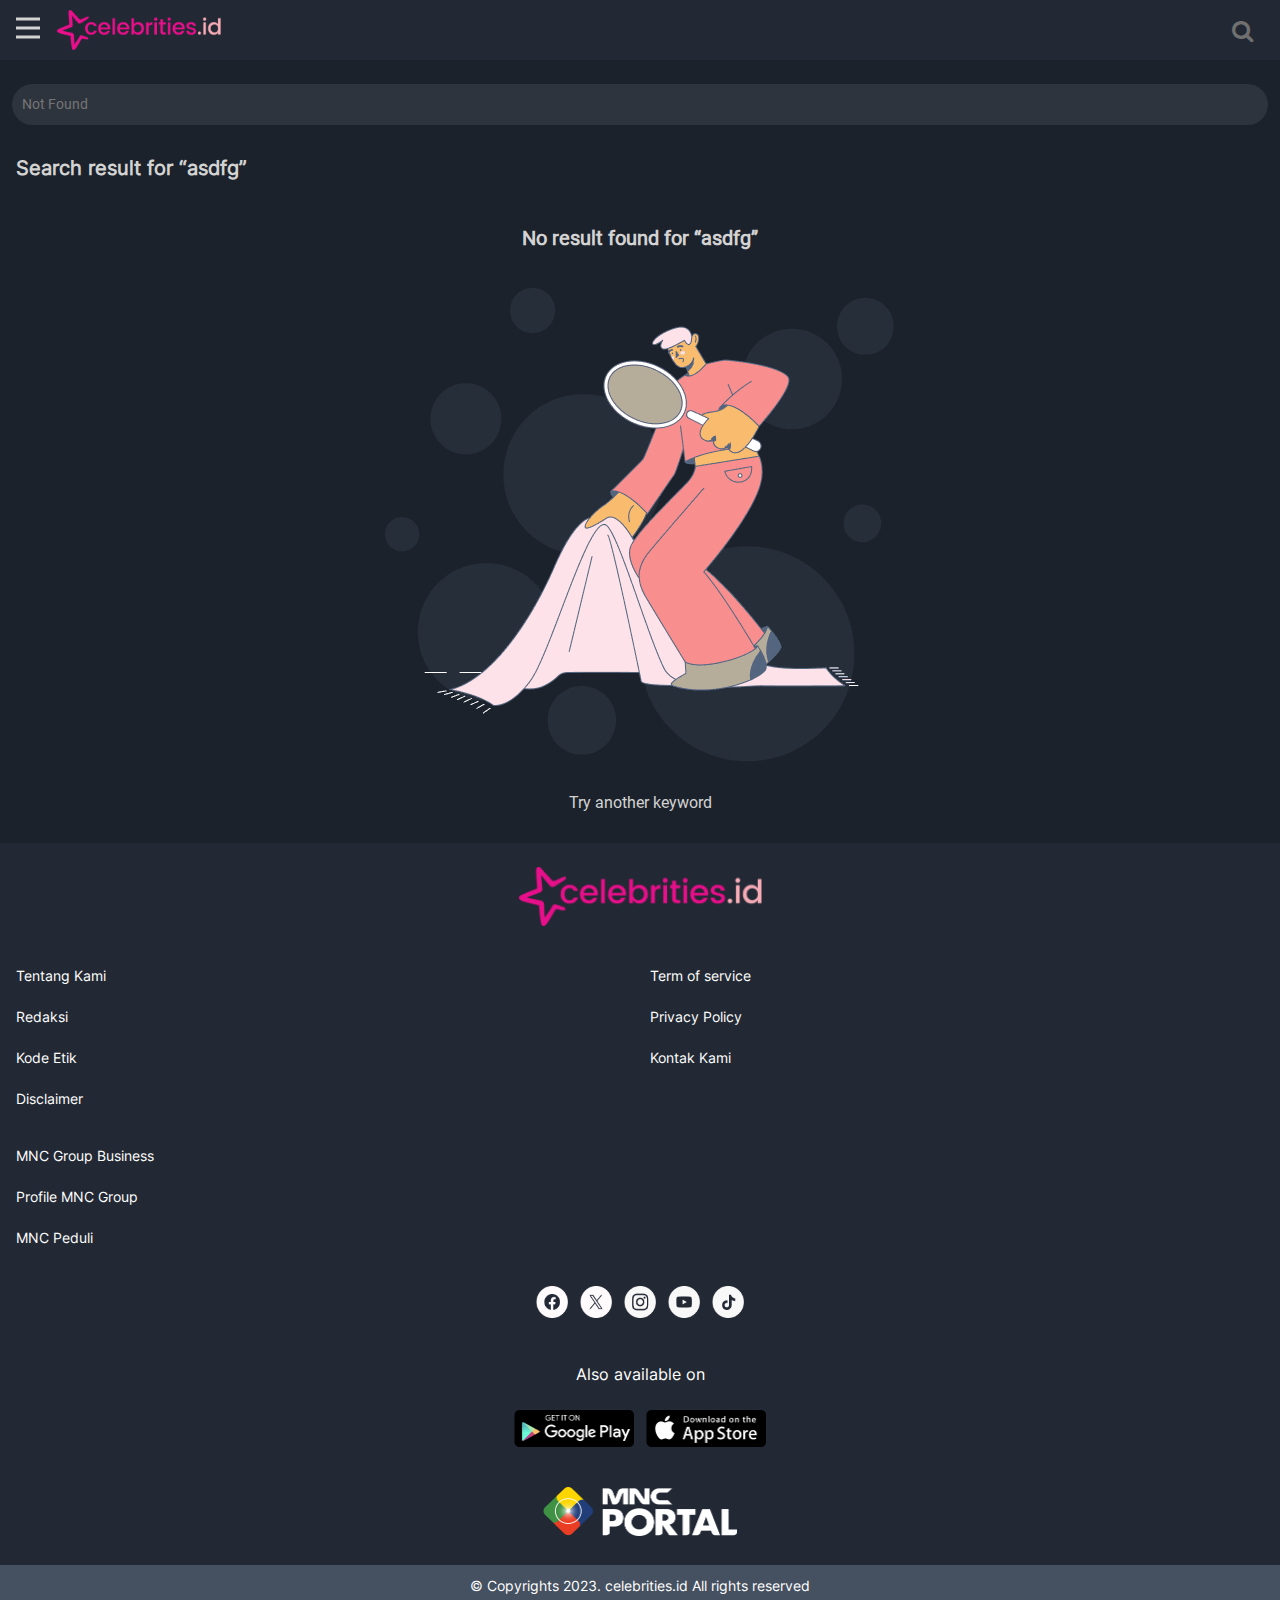
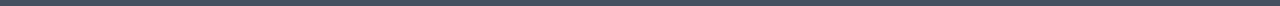
<file: search-page-empty-mb.html>
<!DOCTYPE html>
<html lang="en">

<head>
   <meta charset="UTF-8">
   <meta name="viewport" content="width=device-width, initial-scale=1.0">
   <title>Celebrities</title>
   <meta name="title" content="Search Page No Result" />
   <meta name="description" content="Celebrities.id" />
   <meta name="Googlebot" content="noindex">
   <link rel="stylesheet" href="./mobile/assets/css/styles.min.css">
   <link rel="stylesheet" href="https://cdnjs.cloudflare.com/ajax/libs/font-awesome/4.7.0/css/font-awesome.css">
   
   <link rel="stylesheet" href="https://cdn.jsdelivr.net/npm/swiper@9/swiper-bundle.min.css">
</head>

<body>
   <header>
      <div class="top" id="myHeader">
         <button type="button"  class="burger-menu" onclick="openMenu()" aria-label="menu"></button>
         <a href="" class="logo-celeb" aria-label="logo"></a>
         <form action="/search" method="get">
            <div class="search-container">
               <input class="search" placeholder="Search"  type="search" name="q">
               <i class="fa fa-search"></i>
            </div>
         </form>
      </div>
      <div class="menu-sidebar" style="display: none;" id="mySidebar">
         <button type="button"  class="close-menu" onclick="closeMenu()"aria-label="icon">
            <img src="./mobile/assets/img/icon/close-menu.png" alt="">
         </button>
         <div class="menu-list">

            <div class="icon play"></div>
            <div class="menu">Play</div>

         </div>
         <a class="livestream" href="" aria-label="live streaming">Live Streaming </a>
         <div class="menu-list">
            <div class="icon category"></div>
            <div class="menu">Category</div>
         </div>
         <div class="menu-item-list">
            <a href="" class="menu-item" aria-label="open home">Home</a>
            <a href="" class="menu-item" aria-label="open idol">Idol</a>
            <a href="" class="menu-item" aria-label="open showbiz">Showbiz</a>
            <a href="" class="menu-item" aria-label="open lifestyle"> Lifestyle</a>
            <a href="" class="menu-item" aria-label="open gossip">Gossip</a>
            <a href="" class="menu-item" aria-label="open cinema"> Cinema</a>
            <a href="" class="menu-item" aria-label="open digoyang asik">Digoyang Asik</a>
            <a href="" class="menu-item" aria-label="open quiz">Quiz</a>
         </div>

         <div class="menu-list">
            <div class="icon radio"></div>
            <div class="menu">Radio Streaming</div>
         </div>
         <div class="menu-item-list" style="padding-bottom: 60px;">
            <a href="" class="menu-item" aria-label="open radio celeb">Celebrities Radio 106.6 FM</a>
            <a href="" class="menu-item" aria-label="open rdi">RDI 97.1 FM</a>
         </div>

      </div>
      </div>
   </header>
   <div class="search-container">
      <input class="search" placeholder="Not Found" disabled  type="text" name="q">
   </div>
   <div class="search-result">Search result for “asdfg”</div>
   <div class="not-found-cont">
      <div class="text-not-found">No result found for “asdfg”</div>
      <div class="img-not-found">
         <img src="./mobile/assets/img/not-found-img.png" alt="">
      </div>
      <div class="try-keyword">Try another keyword</div>
   </div>

   
   <footer>
      <div class="footer-cont">
         <div class="top-footer">
            <img src="./mobile/assets/img/icon/logo-celeb.png" alt="logo">
         </div>
         <div class="center-footer">
            <div class="list-wrap">
               <ul class="list">
                  <li>
                     <a href="#" aria-label="next page">Tentang Kami</a>
                  </li>
                  <li>
                     <a href="#" aria-label="next page">Redaksi</a>
                  </li>
                  <li>
                     <a href="#" aria-label="next page">Kode Etik</a>
                  </li>
                  <li>
                     <a href="#" aria-label="next page">Disclaimer</a>
                  </li>
               </ul>
            </div>
            <div class="list-wrap">
               <ul class="list">
                  <li>
                     <a href="#" aria-label="next page">Term of service</a>
                  </li>
                  <li>
                     <a href="#" aria-label="next page">Privacy Policy</a>
                  </li>
                  <li>
                     <a href="#" aria-label="next page">Kontak Kami</a>
                  </li>
               </ul>
            </div>
         </div>
         <div class="center-footer">
            <div class="list-wrap">
               <ul class="list">
                  <li>
                     <a href="#" aria-label="next page">MNC Group Business</a>
                  </li>
                  <li>
                     <a href="#" aria-label="next page">Profile MNC Group</a>
                  </li>
                  <li>
                     <a href="#" aria-label="next page">MNC Peduli</a>
                  </li>
               </ul>
            </div>
            
         </div>
         <div class="bottom-footer">
            <div class="sosmed-wrap">
               <a href="#" aria-label="next page" class="sosmed">
                  <img src="./mobile/assets/img/icon/icon-fb.png" alt="facebook">
               </a>
               <a href="#" aria-label="next page" class="sosmed">
                  <img src="./mobile/assets/img/icon/icon-twt.png" alt="twitter">
               </a>
               <a href="#" aria-label="next page" class="sosmed">
                  <img src="./mobile/assets/img/icon/icon-ig.png" alt="instagram">
               </a>
               <a href="#" aria-label="next page" class="sosmed">
                  <img src="./mobile/assets/img/icon/icon-yt.png" alt="youtube">
               </a>
               <a href="#" aria-label="next page" class="sosmed">
                  <img src="./mobile/assets/img/icon/icon-tt.png" alt="tiktok">
               </a>
            </div>
            <div class="store-cont">
               <div class="title">Also available on</div>
               <div class="store-wrap">
                  <div class="play-store">
                     <a href="#" aria-label="next page">
                        <img src="./mobile/assets/img/icon/playstore.png" alt="play store">
                     </a>
                  </div>
                  <div class="play-store">
                     <a href="#" aria-label="next page">
                        <img src="./mobile/assets/img/icon/appstore.png" alt="app store">
                     </a>
                  </div>
               </div>
            </div>
            <div class="mpi-logo">
               <img src="./mobile/assets/img/icon/mpi-logo.png" alt="">
            </div>
         </div>
         <div class="copyright">
            © Copyrights 2023. celebrities.id All rights reserved
         </div>
      </div>
   </footer>
   

   <script src="./mobile/assets/js/jquery-3.7.1.min.js"></script>
   <script src="https://cdn.jsdelivr.net/npm/swiper@9/swiper-bundle.min.js"></script>
   <script src="./mobile/assets/js/script.js"></script>
   <script>    
      
      var mySidebar = document.getElementById("mySidebar");
      function openMenu() {
      if (mySidebar.style.display === "block") {
         mySidebar.style.display = "none";
         
      } else {
         mySidebar.style.display = "block";
         
      }
      }
      function closeMenu() {
      mySidebar.style.display = "none";
      $(".top").removeClass("disabled");
      }

      
      
      window.onscroll = function() {myFunction()};
      
      var header = document.getElementById("myHeader");
      var sticky = header.offsetTop;
      
      function myFunction() {
      if (window.pageYOffset > sticky) {
      header.classList.add("sticky");
      } else {
      header.classList.remove("sticky");
      }
      }
   </script>
</body>

</html>
</file>
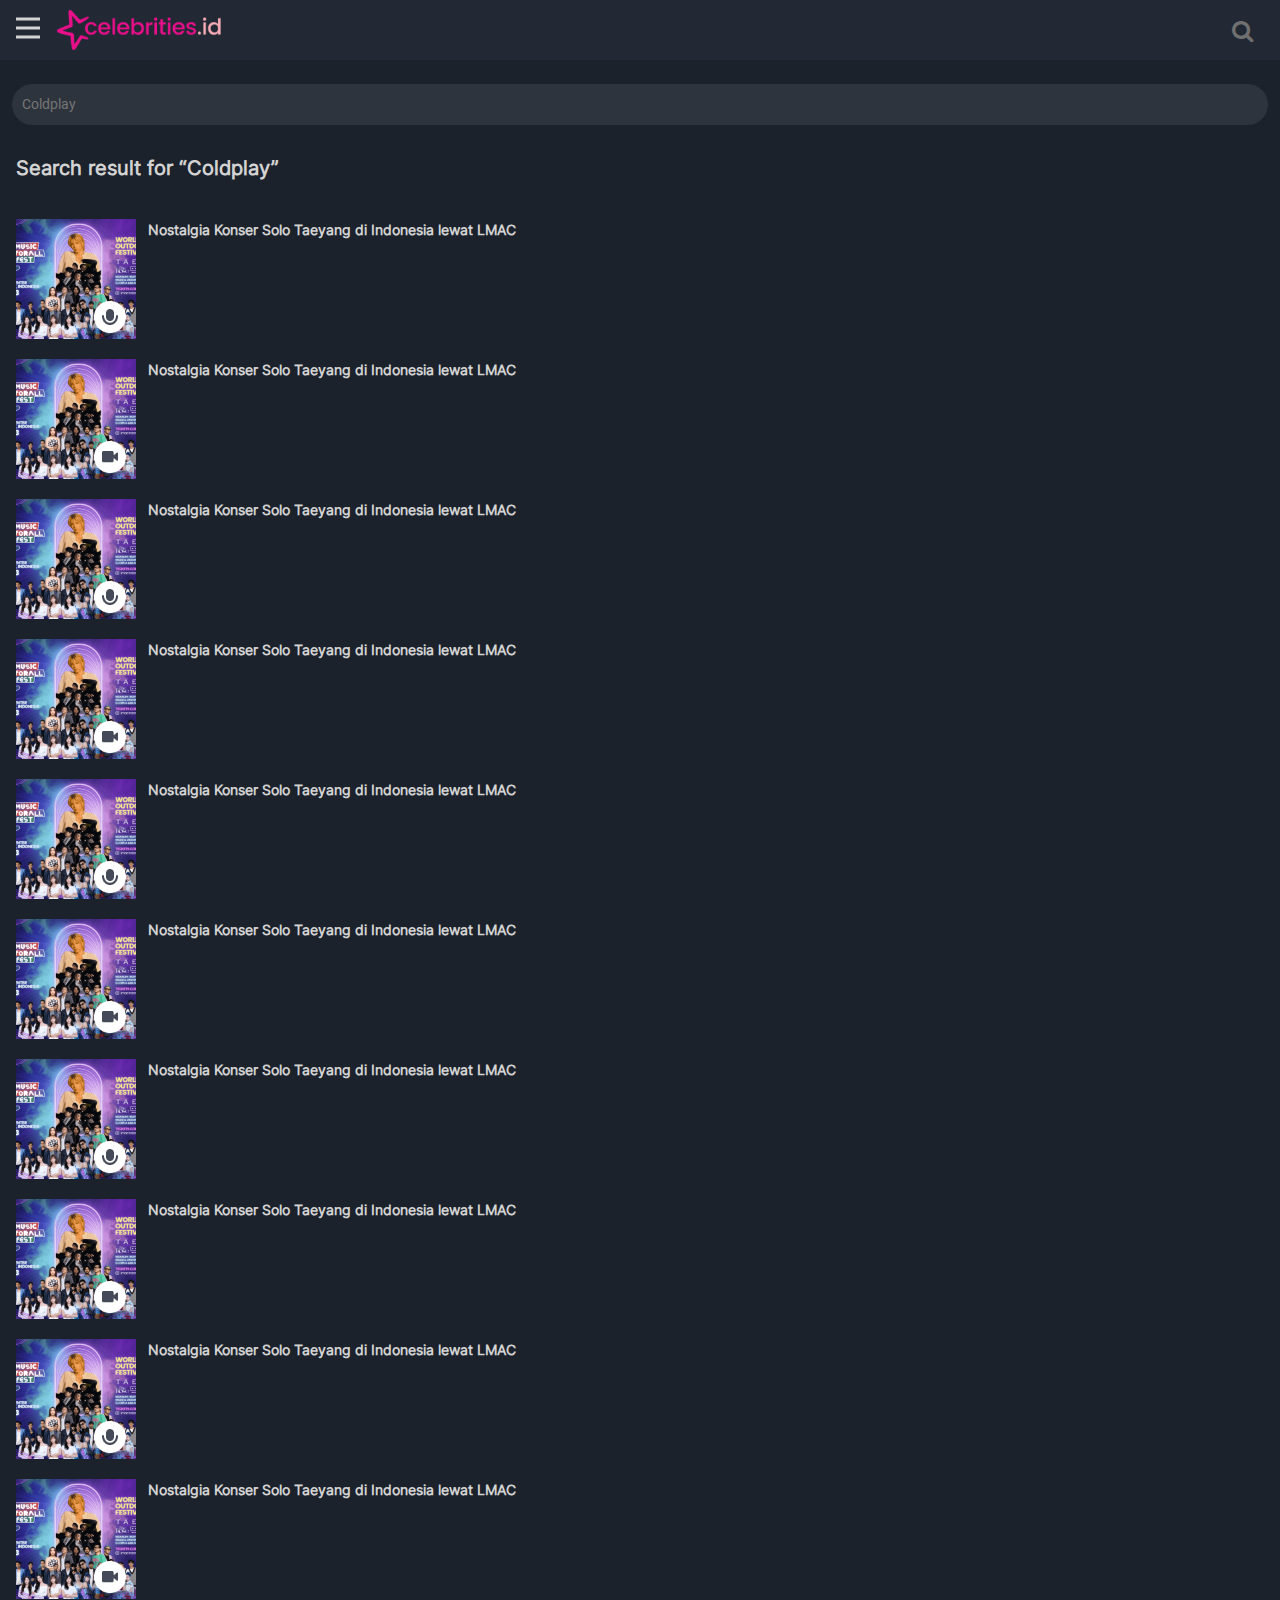
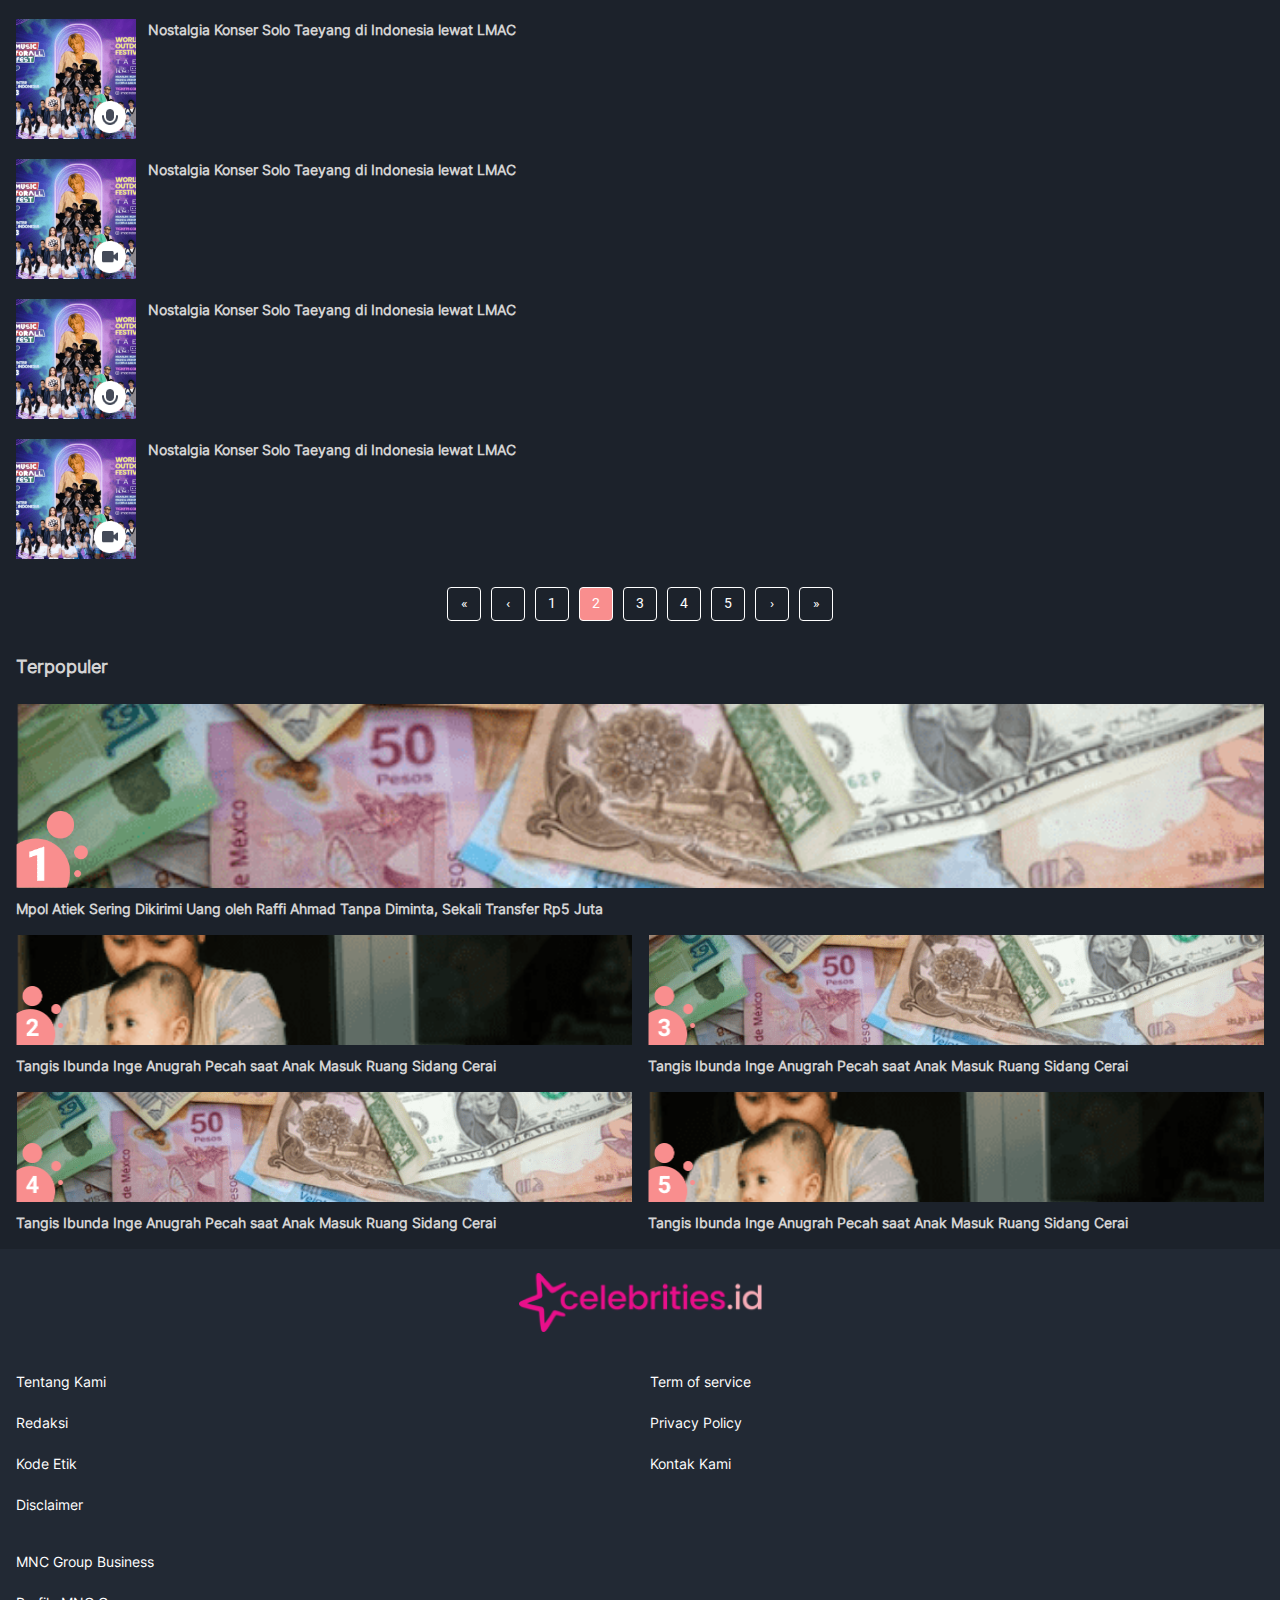
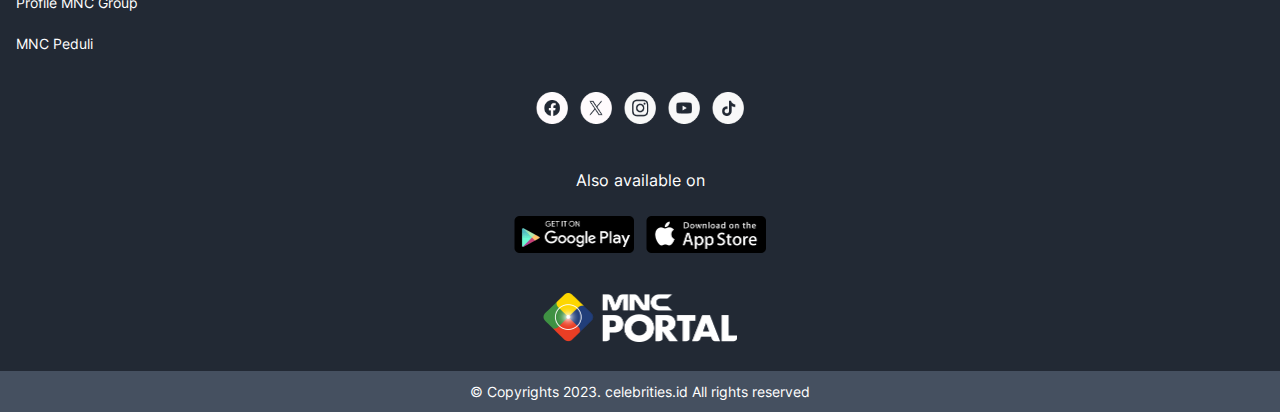
<file: search-page-mb.html>
<!DOCTYPE html>
<html lang="en">

<head>
   <meta charset="UTF-8">
   <meta name="viewport" content="width=device-width, initial-scale=1.0">
   <title>Celebrities</title>
   <meta name="title" content="Search Page" />
   <meta name="description" content="Celebrities.id" />
   <meta name="Googlebot" content="noindex">
   <link rel="stylesheet" href="./mobile/assets/css/styles.min.css">
   <link rel="stylesheet" href="https://cdnjs.cloudflare.com/ajax/libs/font-awesome/4.7.0/css/font-awesome.css">
   
   <link rel="stylesheet" href="https://cdn.jsdelivr.net/npm/swiper@9/swiper-bundle.min.css">
</head>

<body>
   <header>
      <div class="top" id="myHeader">
         <button type="button"  class="burger-menu" onclick="openMenu()" aria-label="menu"></button>
         <a href="" class="logo-celeb" aria-label="logo"></a>
         <form action="/search" method="get">
            <div class="search-container">
               <input class="search" placeholder="Search"  type="search" id="searchInput" name="q">
               <i class="fa fa-search"></i>
            </div>
         </form>
      </div>
      <div class="menu-sidebar" style="display: none;" id="mySidebar">
         <button type="button"  class="close-menu" onclick="closeMenu()"aria-label="icon">
            <img src="./mobile/assets/img/icon/close-menu.png" alt="">
         </button>
         <div class="menu-list">

            <div class="icon play"></div>
            <div class="menu">Play</div>

         </div>
         <a class="livestream" href="" aria-label="live streaming">Live Streaming </a>
         <div class="menu-list">
            <div class="icon category"></div>
            <div class="menu">Category</div>
         </div>
         <div class="menu-item-list">
            <a href="" class="menu-item" aria-label="open home">Home</a>
            <a href="" class="menu-item" aria-label="open idol">Idol</a>
            <a href="" class="menu-item" aria-label="open showbiz">Showbiz</a>
            <a href="" class="menu-item" aria-label="open lifestyle"> Lifestyle</a>
            <a href="" class="menu-item" aria-label="open gossip">Gossip</a>
            <a href="" class="menu-item" aria-label="open cinema"> Cinema</a>
            <a href="" class="menu-item" aria-label="open digoyang asik">Digoyang Asik</a>
            <a href="" class="menu-item" aria-label="open quiz">Quiz</a>
         </div>

         <div class="menu-list">
            <div class="icon radio"></div>
            <div class="menu">Radio Streaming</div>
         </div>
         <div class="menu-item-list" style="padding-bottom: 60px;">
            <a href="" class="menu-item" aria-label="open radio celeb">Celebrities Radio 106.6 FM</a>
            <a href="" class="menu-item" aria-label="open rdi">RDI 97.1 FM</a>
         </div>

      </div>
      </div>
   </header>
   <div class="search-container">
      <input class="search" placeholder="Coldplay"  type="text" id="searchInput" name="q">
   </div>
   <div class="search-result">Search result for “Coldplay”</div>

   
  
   <div class="topic-section">  
      <div class="list-content">
         <div class="content-wrap">
            <div class="content-img icon-audio">
               <a href="" aria-label="content">
                  <img src="./mobile/assets/img/img-1.png" alt="">
               </a>
            </div>
            <div class="content-detail">
               <div class="content-title " style="-webkit-box-orient: vertical;">
                  <a href="" aria-label="content">Nostalgia Konser Solo Taeyang di Indonesia lewat LMAC</a>
               </div>
            </div>
         </div>  
         <div class="content-wrap">
            <div class="content-img icon-video">
               <a href="" aria-label="content">
                  <img src="./mobile/assets/img/img-1.png" alt="">
               </a>
            </div>
            <div class="content-detail">
               <div class="content-title " style="-webkit-box-orient: vertical;">
                  <a href="" aria-label="content">Nostalgia Konser Solo Taeyang di Indonesia lewat LMAC</a>
               </div>
            </div>
         </div> 
         <div class="content-wrap">
            <div class="content-img icon-audio">
               <a href="" aria-label="content">
                  <img src="./mobile/assets/img/img-1.png" alt="">
               </a>
            </div>
            <div class="content-detail">
               <div class="content-title " style="-webkit-box-orient: vertical;">
                  <a href="" aria-label="content">Nostalgia Konser Solo Taeyang di Indonesia lewat LMAC</a>
               </div>
            </div>
         </div> 
         <div class="content-wrap">
            <div class="content-img icon-video">
               <a href="" aria-label="content">
                  <img src="./mobile/assets/img/img-1.png" alt="">
               </a>
            </div>
            <div class="content-detail">
               <div class="content-title " style="-webkit-box-orient: vertical;">
                  <a href="" aria-label="content">Nostalgia Konser Solo Taeyang di Indonesia lewat LMAC</a>
               </div>
            </div>
         </div>  
         <div class="content-wrap">
            <div class="content-img icon-audio">
               <a href="" aria-label="content">
                  <img src="./mobile/assets/img/img-1.png" alt="">
               </a>
            </div>
            <div class="content-detail">
               <div class="content-title " style="-webkit-box-orient: vertical;">
                  <a href="" aria-label="content">Nostalgia Konser Solo Taeyang di Indonesia lewat LMAC</a>
               </div>
            </div>
         </div> 
         <div class="content-wrap">
            <div class="content-img icon-video">
               <a href="" aria-label="content">
                  <img src="./mobile/assets/img/img-1.png" alt="">
               </a>
            </div>
            <div class="content-detail">
               <div class="content-title " style="-webkit-box-orient: vertical;">
                  <a href="" aria-label="content">Nostalgia Konser Solo Taeyang di Indonesia lewat LMAC</a>
               </div>
            </div>
         </div>
         <div class="content-wrap">
            <div class="content-img icon-audio">
               <a href="" aria-label="content">
                  <img src="./mobile/assets/img/img-1.png" alt="">
               </a>
            </div>
            <div class="content-detail">
               <div class="content-title " style="-webkit-box-orient: vertical;">
                  <a href="" aria-label="content">Nostalgia Konser Solo Taeyang di Indonesia lewat LMAC</a>
               </div>
            </div>
         </div>  
         <div class="content-wrap">
            <div class="content-img icon-video">
               <a href="" aria-label="content">
                  <img src="./mobile/assets/img/img-1.png" alt="">
               </a>
            </div>
            <div class="content-detail">
               <div class="content-title " style="-webkit-box-orient: vertical;">
                  <a href="" aria-label="content">Nostalgia Konser Solo Taeyang di Indonesia lewat LMAC</a>
               </div>
            </div>
         </div> 
         <div class="content-wrap">
            <div class="content-img icon-audio">
               <a href="" aria-label="content">
                  <img src="./mobile/assets/img/img-1.png" alt="">
               </a>
            </div>
            <div class="content-detail">
               <div class="content-title " style="-webkit-box-orient: vertical;">
                  <a href="" aria-label="content">Nostalgia Konser Solo Taeyang di Indonesia lewat LMAC</a>
               </div>
            </div>
         </div> 
         <div class="content-wrap">
            <div class="content-img icon-video">
               <a href="" aria-label="content">
                  <img src="./mobile/assets/img/img-1.png" alt="">
               </a>
            </div>
            <div class="content-detail">
               <div class="content-title " style="-webkit-box-orient: vertical;">
                  <a href="" aria-label="content">Nostalgia Konser Solo Taeyang di Indonesia lewat LMAC</a>
               </div>
            </div>
         </div>  
         <div class="content-wrap">
            <div class="content-img icon-audio">
               <a href="" aria-label="content">
                  <img src="./mobile/assets/img/img-1.png" alt="">
               </a>
            </div>
            <div class="content-detail">
               <div class="content-title " style="-webkit-box-orient: vertical;">
                  <a href="" aria-label="content">Nostalgia Konser Solo Taeyang di Indonesia lewat LMAC</a>
               </div>
            </div>
         </div> 
         <div class="content-wrap">
            <div class="content-img icon-video">
               <a href="" aria-label="content">
                  <img src="./mobile/assets/img/img-1.png" alt="">
               </a>
            </div>
            <div class="content-detail">
               <div class="content-title " style="-webkit-box-orient: vertical;">
                  <a href="" aria-label="content">Nostalgia Konser Solo Taeyang di Indonesia lewat LMAC</a>
               </div>
            </div>
         </div>   
         <div class="content-wrap">
            <div class="content-img icon-audio">
               <a href="" aria-label="content">
                  <img src="./mobile/assets/img/img-1.png" alt="">
               </a>
            </div>
            <div class="content-detail">
               <div class="content-title " style="-webkit-box-orient: vertical;">
                  <a href="" aria-label="content">Nostalgia Konser Solo Taeyang di Indonesia lewat LMAC</a>
               </div>
            </div>
         </div> 
         <div class="content-wrap">
            <div class="content-img icon-video">
               <a href="" aria-label="content">
                  <img src="./mobile/assets/img/img-1.png" alt="">
               </a>
            </div>
            <div class="content-detail">
               <div class="content-title " style="-webkit-box-orient: vertical;">
                  <a href="" aria-label="content">Nostalgia Konser Solo Taeyang di Indonesia lewat LMAC</a>
               </div>
            </div>
         </div>       
      </div>
       <!-- Pagination -->
       <div class="list-kanal" style="margin: 16px 0 -8px 0;">
         <div class="btn-pagination">
            <a href="#" role="button" aria-label="first">
               <span aria-label="true">«</span>
            </a>
         </div>
         <div class="btn-pagination">
            <a href="#" role="button" aria-label="Previous">
                <span aria-hidden="true">‹</span>
            </a>
        </div>
        <div class="btn-pagination ">
            <a href="#" role="button">
               1
            </a>
         </div>
         <div class="btn-pagination active">
            <a href="#" role="button">
               2
            </a>
         </div>
         <div class="btn-pagination ">
            <a href="#" role="button">
               3
            </a>
         </div>
         <div class="btn-pagination ">
            <a href="#" role="button">
               4
            </a>
         </div><div class="btn-pagination ">
            <a href="#" role="button">
               5
            </a>
         </div>
         <div class="btn-pagination">
            <a href="#" role="button" aria-label="First">
                <span aria-hidden="true">›</span>
            </a>
        </div>
        <div class="btn-pagination">
         <a href="#" role="button" aria-label="Last">
             <span aria-hidden="true">»</span>
         </a>
     </div>
      </div>
      <!-- End Pagination -->

   </div>

   <div class="topic-section">
      <div class="title-wrap-topic">
         <div class="title">Terpopuler</div>
      </div>
      <div class="terpopuler-cont">
         <div class="top-item">
            <div class="top-item-img numbering-1">
               <a href="#" aria-label="content">
               <img src="./mobile/assets/img/img-2.png" alt="">
               </a>
            </div>
            <div class="top-item-detail">
               <a href="#" aria-label="content">
                  <div class="top-item-title">
                     Mpol Atiek Sering Dikirimi Uang oleh Raffi Ahmad Tanpa Diminta, Sekali Transfer Rp5 Juta
                  </div>
               </a>
            </div>            
         </div>
         <div class="bottom-item-wrap">
            <div class="bottom-item">
               <div class="bottom-item-img numbering-2">
                  <a href="#" aria-label="content">
                     <img src="./mobile/assets/img/img-3.png" alt="">
                  </a>
               </div>
               <div class="bottom-item-detail">
                  <a href="#" aria-label="content">
                     <div class="bottom-item-title">
                        Tangis Ibunda Inge Anugrah Pecah saat Anak Masuk Ruang Sidang Cerai
                     </div>
                  </a>
               </div>
            </div>
            <div class="bottom-item">
               <div class="bottom-item-img numbering-3">
                  <a href="#" aria-label="content">
                     <img src="./mobile/assets/img/img-2.png" alt="">
                  </a>
               </div>
               <div class="bottom-item-detail">
                  <a href="#" aria-label="content">
                     <div class="bottom-item-title">
                        Tangis Ibunda Inge Anugrah Pecah saat Anak Masuk Ruang Sidang Cerai
                     </div>
                  </a>
               </div>
            </div>
         </div>
         <div class="bottom-item-wrap">
            <div class="bottom-item">
               <div class="bottom-item-img numbering-4">
                  <a href="#" aria-label="content">
                     <img src="./mobile/assets/img/img-2.png" alt="">
                  </a>
               </div>
               <div class="bottom-item-detail">
                  <a href="#" aria-label="content">
                     <div class="bottom-item-title">
                        Tangis Ibunda Inge Anugrah Pecah saat Anak Masuk Ruang Sidang Cerai
                     </div>
                  </a>
               </div>
            </div>
            <div class="bottom-item">
               <div class="bottom-item-img numbering-5">
                  <a href="#" aria-label="content">
                     <img src="./mobile/assets/img/img-3.png" alt="">
                  </a>
               </div>
               <div class="bottom-item-detail">
                  <a href="#" aria-label="content">
                     <div class="bottom-item-title">
                        Tangis Ibunda Inge Anugrah Pecah saat Anak Masuk Ruang Sidang Cerai
                     </div>
                  </a>
               </div>
            </div>
         </div>
        
      </div>
   </div>
  


   <footer>
      <div class="footer-cont">
         <div class="top-footer">
            <img src="./mobile/assets/img/icon/logo-celeb.png" alt="logo">
         </div>
         <div class="center-footer">
            <div class="list-wrap">
               <ul class="list">
                  <li>
                     <a href="#" aria-label="next page">Tentang Kami</a>
                  </li>
                  <li>
                     <a href="#" aria-label="next page">Redaksi</a>
                  </li>
                  <li>
                     <a href="#" aria-label="next page">Kode Etik</a>
                  </li>
                  <li>
                     <a href="#" aria-label="next page">Disclaimer</a>
                  </li>
               </ul>
            </div>
            <div class="list-wrap">
               <ul class="list">
                  <li>
                     <a href="#" aria-label="next page">Term of service</a>
                  </li>
                  <li>
                     <a href="#" aria-label="next page">Privacy Policy</a>
                  </li>
                  <li>
                     <a href="#" aria-label="next page">Kontak Kami</a>
                  </li>
               </ul>
            </div>
         </div>
         <div class="center-footer">
            <div class="list-wrap">
               <ul class="list">
                  <li>
                     <a href="#" aria-label="next page">MNC Group Business</a>
                  </li>
                  <li>
                     <a href="#" aria-label="next page">Profile MNC Group</a>
                  </li>
                  <li>
                     <a href="#" aria-label="next page">MNC Peduli</a>
                  </li>
               </ul>
            </div>
            
         </div>
         <div class="bottom-footer">
            <div class="sosmed-wrap">
               <a href="#" aria-label="next page" class="sosmed">
                  <img src="./mobile/assets/img/icon/icon-fb.png" alt="facebook">
               </a>
               <a href="#" aria-label="next page" class="sosmed">
                  <img src="./mobile/assets/img/icon/icon-twt.png" alt="twitter">
               </a>
               <a href="#" aria-label="next page" class="sosmed">
                  <img src="./mobile/assets/img/icon/icon-ig.png" alt="instagram">
               </a>
               <a href="#" aria-label="next page" class="sosmed">
                  <img src="./mobile/assets/img/icon/icon-yt.png" alt="youtube">
               </a>
               <a href="#" aria-label="next page" class="sosmed">
                  <img src="./mobile/assets/img/icon/icon-tt.png" alt="tiktok">
               </a>
            </div>
            <div class="store-cont">
               <div class="title">Also available on</div>
               <div class="store-wrap">
                  <div class="play-store">
                     <a href="#" aria-label="next page">
                        <img src="./mobile/assets/img/icon/playstore.png" alt="play store">
                     </a>
                  </div>
                  <div class="play-store">
                     <a href="#" aria-label="next page">
                        <img src="./mobile/assets/img/icon/appstore.png" alt="app store">
                     </a>
                  </div>
               </div>
            </div>
            <div class="mpi-logo">
               <img src="./mobile/assets/img/icon/mpi-logo.png" alt="">
            </div>
         </div>
         <div class="copyright">
            © Copyrights 2023. celebrities.id All rights reserved
         </div>
      </div>
   </footer>
   

   <script src="./mobile/assets/js/jquery-3.7.1.min.js"></script>
   <script src="https://cdn.jsdelivr.net/npm/swiper@9/swiper-bundle.min.js"></script>
   <script src="./mobile/assets/js/script.js"></script>
   <script>    
      
      var mySidebar = document.getElementById("mySidebar");
      function openMenu() {
      if (mySidebar.style.display === "block") {
         mySidebar.style.display = "none";
         
      } else {
         mySidebar.style.display = "block";
         
      }
      }
      function closeMenu() {
      mySidebar.style.display = "none";
      $(".top").removeClass("disabled");
      }

      
      
      window.onscroll = function() {myFunction()};
      
      var header = document.getElementById("myHeader");
      var sticky = header.offsetTop;
      
      function myFunction() {
      if (window.pageYOffset > sticky) {
      header.classList.add("sticky");
      } else {
      header.classList.remove("sticky");
      }
      }
   </script>
</body>

</html>
</file>
<file: mobile/assets/css/styles.min.css>
﻿@keyframes animateleft{from{left:-300px;opacity:0}to{left:0;opacity:1}}header{padding:0;margin:0}.top{height:60px;position:relative;z-index:999;background:#222934 none repeat scroll 0 0;top:-100%;overflow-x:clip}.top .burger-menu{background-color:unset;border-style:unset;z-index:2;position:absolute;width:24px;height:24px;top:0;bottom:0;left:0;margin:16px;display:block;cursor:pointer;background-repeat:no-repeat;background-position:center;background-image:url(../img/icon/burger-menu.png)}.top .logo-celeb{width:165px;background:url(../img/icon/logo-celeb.png) no-repeat center;position:absolute;top:0;right:0;left:0;bottom:0;margin:auto 56px;height:40px;display:inline-block;background-position:center;background-size:contain;background-repeat:no-repeat}.top .search-container{width:100%;height:100%;display:flex;justify-content:end;align-items:center;position:absolute;right:-10px}.top .search-container .search{font-family:"Inter";z-index:3;height:41px;position:relative;padding:16px 40px 16px 16px;width:0;color:#fff;border:none;border-radius:50px;background:none;transition:width .4s ease;outline:none;font-size:16px;font-style:normal;font-weight:400;line-height:150%}.top .search-container .search:focus{width:100%;background:#2e343e;margin:0}.top .search-container i{z-index:3;position:relative;left:-37px;color:#707070;font-size:23px}.top.disabled::after{content:"";width:100%;height:100%;background-color:rgba(0,0,0,0);display:block;z-index:99;position:fixed;top:0;bottom:0}.sticky{position:fixed;top:0;width:100%}.menu-sidebar{position:fixed;height:100%;width:232px;background:#222934;top:0;z-index:999;padding:24px;overflow:scroll;animation:.4s animateleft;-webkit-box-shadow:0px 0px 0px 9999px rgba(0,0,0,.5);box-shadow:0px 0px 0px 9999px rgba(0,0,0,.5)}.menu-sidebar .close-menu{position:absolute;right:24px;background-color:unset;border-style:unset}.menu-sidebar .close-menu img{width:24px;height:24px}.menu-sidebar .menu-list{margin:16px 0;position:relative;display:flex;gap:5px}.menu-sidebar .menu-list .icon{position:relative;width:16px;height:16px;background-size:contain;background-repeat:no-repeat;background-position:center}.menu-sidebar .menu-list .play{background-image:url(../img/icon/icon-play.png)}.menu-sidebar .menu-list .category{background-image:url(../img/icon/icon-list.png)}.menu-sidebar .menu-list .radio{background-image:url(../img/icon/icon-radio.png)}.menu-sidebar .menu-list .menu{font-size:16px;color:#f98e8e}.menu-sidebar .menu-list a{text-decoration:none;display:flex;gap:5px}.menu-sidebar .livestream{display:block;margin-top:12px;margin-bottom:32px;border-radius:5px;color:#fff;font-size:16px;font-weight:700;padding:19px 101px 17px 14px;background-image:url(../img/icon/live-img-menu.png);text-decoration:none;background-position:center;background-size:cover}.menu-sidebar .menu-item-list{display:grid;position:relative;width:100%}.menu-sidebar .menu-item-list .menu-item{text-decoration:none;font-size:16px;color:#d3d3d3;line-height:24px;padding:8px 0}@font-face{font-family:"Inter-Regular";src:url("../font/Inter-Regular.ttf") format("truetype");font-weight:normal;font-style:normal;font-display:swap}@font-face{font-family:"Roboto-Regular";src:url("../font/Roboto-Regular.ttf") format("truetype");font-weight:normal;font-style:normal;font-display:swap}body{background-color:#1c222b;margin:0;padding:0;font-family:"Inter-Regular"}.breadcrumb{display:block;padding:24px 16px 0px 16px}.breadcrumb .breadcrumb-wrap{margin-top:0;padding:0;list-style:none}.breadcrumb .breadcrumb-wrap li{display:inline-block}.breadcrumb .breadcrumb-wrap li a{text-decoration:none;color:#a6a6a6;font-size:14px;font-style:normal;font-weight:400;line-height:normal}.breadcrumb .breadcrumb-wrap>li+li:before{content:"/ ";padding:0 3px;color:#a6a6a6}.celebrity{font-size:24px;font-style:normal;font-weight:700;line-height:150%;padding:0 16px;color:#d3d3d3}.headline{width:100%;display:grid;gap:12px;margin-top:24px}.headline .headline-img{width:100%;height:auto;position:relative}.headline .headline-img img{width:100%;height:100%;object-fit:cover}.headline .headline-detail{margin:0 16px 24px 16px}.headline .headline-detail a{text-decoration:none}.headline .headline-detail a .headline-title{color:#d3d3d3;margin-top:10px;font-size:20px;font-style:normal;font-weight:700;line-height:150%}.headline-section{padding:16px;background:#222934;margin-top:32px;position:relative}.headline-section .title-section{font-size:18px;font-style:normal;font-weight:700;line-height:150%;color:#d3d3d3;padding-bottom:16px}.list-content{display:grid;padding:8px 0;gap:16px}.list-content .content-wrap{display:flex}.list-content .content-wrap .content-img{position:relative}.list-content .content-wrap .content-img img{width:120px;height:120px;object-fit:cover;transition:transform .5s}.list-content .content-wrap .content-img.icon-audio::after{content:"";background:url(../img/icon/icon-audio.png);width:32px;height:32px;bottom:0;right:0;padding:10px;position:absolute;object-fit:contain;background-position:center;background-repeat:no-repeat;background-size:32px}.list-content .content-wrap .content-img.icon-video::after{content:"";background:url(../img/icon/icon-video.png);width:32px;height:32px;bottom:0;right:0;padding:10px;position:absolute;object-fit:contain;background-position:center;background-repeat:no-repeat;background-size:32px}.list-content .content-wrap .content-detail{padding-left:12px}.list-content .content-wrap .content-detail .content-title a{text-decoration:none;font-size:14px;font-style:normal;font-weight:700;line-height:150%;color:#d3d3d3}.tag-wrap{display:flex;position:relative;flex-wrap:wrap;gap:12px}.tag-wrap .tag{position:relative;font-size:14px;color:#fff;text-align:center;background-color:#222934;border-radius:50px;border:1px solid #f98e8e;padding:8px 12px;cursor:pointer}.tag-wrap .active{background-color:#f98e8e;color:#f8f8f8}.topic-section{padding:16px;position:relative}.topic-section .title-wrap-topic{display:flex;justify-content:space-between;padding:8px 0}.topic-section .title-wrap-topic .title{font-size:18px;font-style:normal;font-weight:700;line-height:150%;color:#d3d3d3}.topic-section .title-wrap-topic a{text-decoration:none}.topic-section .title-wrap-topic a .more-btn{position:relative;font-size:12px;font-weight:700;color:#fff;text-align:center;background-color:#f98e8e;border-radius:50px;border:1px solid #f98e8e;padding:4px 12px;line-height:150%}.radio-section{padding:16px;gap:16px;display:grid;position:relative}.radio-section .title{font-size:24px;font-style:normal;font-weight:700;line-height:150%;color:#fff}.radio-section a img{width:100%}.terpopuler-cont{position:relative;display:grid;gap:16px}.terpopuler-cont .top-item{width:100%;position:relative;margin-top:16px}.terpopuler-cont .top-item .top-item-img{width:100%;height:184px;position:relative}.terpopuler-cont .top-item .top-item-img img{width:100%;height:100%;object-fit:cover}.terpopuler-cont .top-item .top-item-img.numbering-1::after{content:"";position:absolute;background:url(../img/icon/numbring-1.png);background-repeat:no-repeat;background-position:center;background-size:72px 77px;bottom:0;left:0;width:72px;height:77px}.terpopuler-cont .top-item .top-item-detail a{text-decoration:none}.terpopuler-cont .top-item .top-item-detail a .top-item-title{font-size:14px;font-style:normal;font-weight:700;line-height:150%;color:#d3d3d3;margin-top:10px}.terpopuler-cont .bottom-item-wrap{width:100%;display:flex;gap:16px}.terpopuler-cont .bottom-item-wrap .bottom-item{width:100%;position:relative}.terpopuler-cont .bottom-item-wrap .bottom-item .bottom-item-img{width:100%;height:110px;position:relative}.terpopuler-cont .bottom-item-wrap .bottom-item .bottom-item-img img{width:100%;height:100%;object-fit:cover}.terpopuler-cont .bottom-item-wrap .bottom-item .bottom-item-img.numbering-2::after{content:"";position:absolute;background:url(../img/icon/numbring-2.png);background-repeat:no-repeat;background-position:center;background-size:52px 60px;bottom:0;left:0;width:52px;height:60px}.terpopuler-cont .bottom-item-wrap .bottom-item .bottom-item-img.numbering-3::after{content:"";position:absolute;background:url(../img/icon/numbring-3.png);background-repeat:no-repeat;background-position:center;background-size:52px 60px;bottom:0;left:0;width:52px;height:60px}.terpopuler-cont .bottom-item-wrap .bottom-item .bottom-item-img.numbering-4::after{content:"";position:absolute;background:url(../img/icon/numbring-4.png);background-repeat:no-repeat;background-position:center;background-size:52px 60px;bottom:0;left:0;width:52px;height:60px}.terpopuler-cont .bottom-item-wrap .bottom-item .bottom-item-img.numbering-5::after{content:"";position:absolute;background:url(../img/icon/numbring-5.png);background-repeat:no-repeat;background-position:center;background-size:52px 60px;bottom:0;left:0;width:52px;height:60px}.terpopuler-cont .bottom-item-wrap .bottom-item .bottom-item-detail a{text-decoration:none}.terpopuler-cont .bottom-item-wrap .bottom-item .bottom-item-detail a .bottom-item-title{margin-top:10px;font-size:14px;font-style:normal;font-weight:700;line-height:150%;color:#d3d3d3}.list-kanal{position:relative;text-align:center;margin:52px 0px 36px 0px;display:flex;justify-content:center}.list-kanal .btn-pagination{display:flex;width:32px;height:32px;margin:0px 5px;border:1px solid #fff;border-radius:4px;justify-content:center;position:relative}.list-kanal .btn-pagination a{font-family:"Roboto-Regular";color:#fff;text-decoration:none;font-size:14px;font-style:normal;font-weight:500;line-height:150%;position:absolute;top:5px}.list-kanal .btn-pagination.active{background-color:#f98e8e}.live-video{margin-top:24px;background-color:#222934;padding:16px 0;color:#fff;text-align:center}.audio-container{margin-top:24px;background-color:#222934;margin:16px}.audio-container .audio{line-height:140%;color:#fff;background-color:#323d4c}.audio-container .audio-desc{background-color:#222934;padding:16px;margin:0;color:#fff;font-size:14px;font-style:normal;font-weight:400;line-height:140%}.audio-container .audio-desc a{text-decoration:none;color:#f98e8e}.streaming-container{margin-top:24px;background-color:#222934;margin:16px}.streaming-container .streaming{line-height:140%;color:#fff;background-color:#262e39}.streaming-container .channels{display:grid;gap:12px;padding:12px 0 12px 16px}.streaming-container .channels .title-channel{font-size:14px;font-style:normal;font-weight:700;line-height:150%;color:#d3d3d3;text-decoration:none}.streaming-container .channels .grup-streaming{overflow:hidden}.streaming-container .channels .grup-streaming .image-streaming{background-color:#fff;width:90px;height:63px;border:2px solid #fff}.streaming-container .channels .grup-streaming .image-streaming .rcti-img{padding:19.5px 11px}.streaming-container .channels .grup-streaming .image-streaming .mnctv-img{padding:22px 11px}.streaming-container .channels .grup-streaming .image-streaming .gtv-img{padding:17.5px 11px}.streaming-container .channels .grup-streaming .image-streaming .inewstv-img{padding:21px 11px}.streaming-container .channels .grup-streaming .image-streaming .idxchannel-img{padding:17px 11px}.streaming-container .channels .grup-streaming .image-streaming .rdi-img{padding:5px 17px}.streaming-container .channels .grup-streaming .image-streaming .celebradio-img{padding:4px 5px}.streaming-container .channels .grup-streaming .image-streaming img{width:100%;height:100%;object-fit:cover}.streaming-container .channels .grup-streaming .image-streaming .active::after{content:"Now Playing";position:absolute;display:flex;justify-content:center;align-items:center;color:#fff;background-color:#7d7d7d;opacity:.9;width:100%;height:100%;top:0;left:0;font-size:10px;font-weight:600}.streaming-container .channels .grup-streaming .image-streaming .nowPlaying-text{position:absolute;font-size:10px;color:#fff;font-weight:700;top:25px;left:15px}.streaming-container .channels .grup-streaming div a{margin-right:16px}.streaming-container .streaming-desc{background-color:#222934;padding:16px;margin:0;color:#fff;font-size:14px;font-style:normal;font-weight:400;line-height:140%}.streaming-container .streaming-desc a{text-decoration:none;color:#f98e8e}.radioStreaming-container{margin-top:24px;background-color:#222934;padding:16px 16px;margin:16px;color:#fff;text-align:center}.video-container{background-color:#222934;margin:8px 16px;color:#fff;text-align:center}.share{display:flex;padding:16px;gap:16px}.share .share-text{color:#707070;font-size:16px;font-style:normal;font-weight:400;line-height:normal;margin:auto 0}.share .share-sosmed-wrap{display:flex;justify-content:center;position:relative;gap:12px}.share .share-sosmed-wrap a{text-decoration:none}.share .share-sosmed-wrap a img{width:32px;height:32px}.title-video{font-size:20px;font-style:normal;font-weight:700;line-height:150%;color:#d3d3d3;margin:16px}.author-cont{display:grid;gap:8px;padding:16px}.author-cont .author-wrap{display:flex;gap:10px}.author-cont .author-wrap .img-author{width:32px;height:32px}.author-cont .author-wrap .img-author img{width:100%}.author-cont .author-wrap .author-name{font-size:14px;font-style:normal;font-weight:500;line-height:150%;color:#d3d3d3;margin:auto 0}.author-cont time{color:#707070}.detail-artikel{padding:16px}.tag-title{font-size:14px;font-style:normal;font-weight:700;line-height:150%;color:#d3d3d3;padding-bottom:20px}p{font-size:16px;font-style:normal;font-weight:400;line-height:150%;color:#d3d3d3}p a{color:#f98e8e;text-decoration:none}.summary-tag{display:flex;margin:0 16px;background:#fde2e9;gap:8px}.summary-tag .thumbnail-img{width:120px;height:80px}.summary-tag .thumbnail-img img{width:100%;height:100%;object-fit:cover}.summary-tag .content{margin:auto 0;display:grid;gap:4px}.summary-tag .content .desc{font-size:14px;font-style:normal;font-weight:400;line-height:normal}.summary-tag .content .title{font-size:16px;font-style:normal;font-weight:700;line-height:150%}.search-container{height:100%;width:100%;display:flex;justify-content:end;align-items:center;position:relative}.search-container .search{margin:24px 12px 0px 12px;height:21px;position:relative;padding:10px;color:#fff;border:none;border-radius:50px;transition:width .4s ease;outline:none;width:100%;background:#2e343e;font-size:14px;font-style:normal;font-weight:500;line-height:150%;font-family:"Roboto-Regular"}.search-result{font-size:20px;font-style:normal;font-weight:700;line-height:150%;color:#d3d3d3;margin:28px 16px 12px 16px}.not-found-cont{display:grid;padding:28px 0;justify-content:center;gap:24px}.not-found-cont .text-not-found{text-align:center;font-family:"Roboto-Regular";font-size:20px;font-style:normal;font-weight:700;line-height:150%;color:#d3d3d3}.not-found-cont .img-not-found{margin:0 50px}.not-found-cont .img-not-found img{width:100%;object-fit:fill}.not-found-cont .try-keyword{text-align:center;font-family:"Roboto-Regular";font-size:16px;font-style:normal;font-weight:400;line-height:150%;color:#d3d3d3}iframe{width:100%;height:300px}a{text-decoration:none}.footer-cont{padding:24px 16px;align-items:center;position:relative;display:grid;background:#222934;gap:40px;padding-bottom:70px}.footer-cont .top-footer{width:243px;height:60px;margin:auto}.footer-cont .top-footer img{width:100%;object-fit:cover}.footer-cont .center-footer{width:100%;display:flex;gap:20px}.footer-cont .center-footer .list-wrap{width:100%}.footer-cont .center-footer .list-wrap .list{display:grid;gap:24px;padding-inline-start:0;margin:0}.footer-cont .center-footer .list-wrap .list li{list-style:none}.footer-cont .center-footer .list-wrap .list li a{text-decoration:none;display:block;font-size:14px;font-style:normal;font-weight:400;line-height:normal;color:#fff}.footer-cont .bottom-footer{display:grid;gap:40px}.footer-cont .bottom-footer .sosmed-wrap{display:flex;justify-content:center;position:relative;gap:12px}.footer-cont .bottom-footer .sosmed-wrap a{text-decoration:none}.footer-cont .bottom-footer .sosmed-wrap a img{width:32px;height:32px}.footer-cont .bottom-footer .store-cont{display:grid;justify-content:center;gap:24px}.footer-cont .bottom-footer .store-cont .title{ont-size:16px;font-style:normal;font-weight:400;line-height:150%;color:#fff;text-align:center}.footer-cont .bottom-footer .store-cont .store-wrap{display:flex;gap:12px}.footer-cont .bottom-footer .store-cont .store-wrap .play-store{width:120px;height:37px}.footer-cont .bottom-footer .store-cont .store-wrap .play-store a{text-decoration:none}.footer-cont .bottom-footer .store-cont .store-wrap .play-store a img{width:100%;object-fit:cover}.footer-cont .bottom-footer .mpi-logo{width:194px;height:49px;margin:auto}.footer-cont .bottom-footer .mpi-logo img{width:100%;object-fit:cover}.footer-cont .copyright{color:#fff;font-size:14px;font-style:normal;font-weight:400;line-height:normal;background:#455060;padding:12px 8px;position:absolute;bottom:0;right:0;left:0;text-align:center}
</file>
